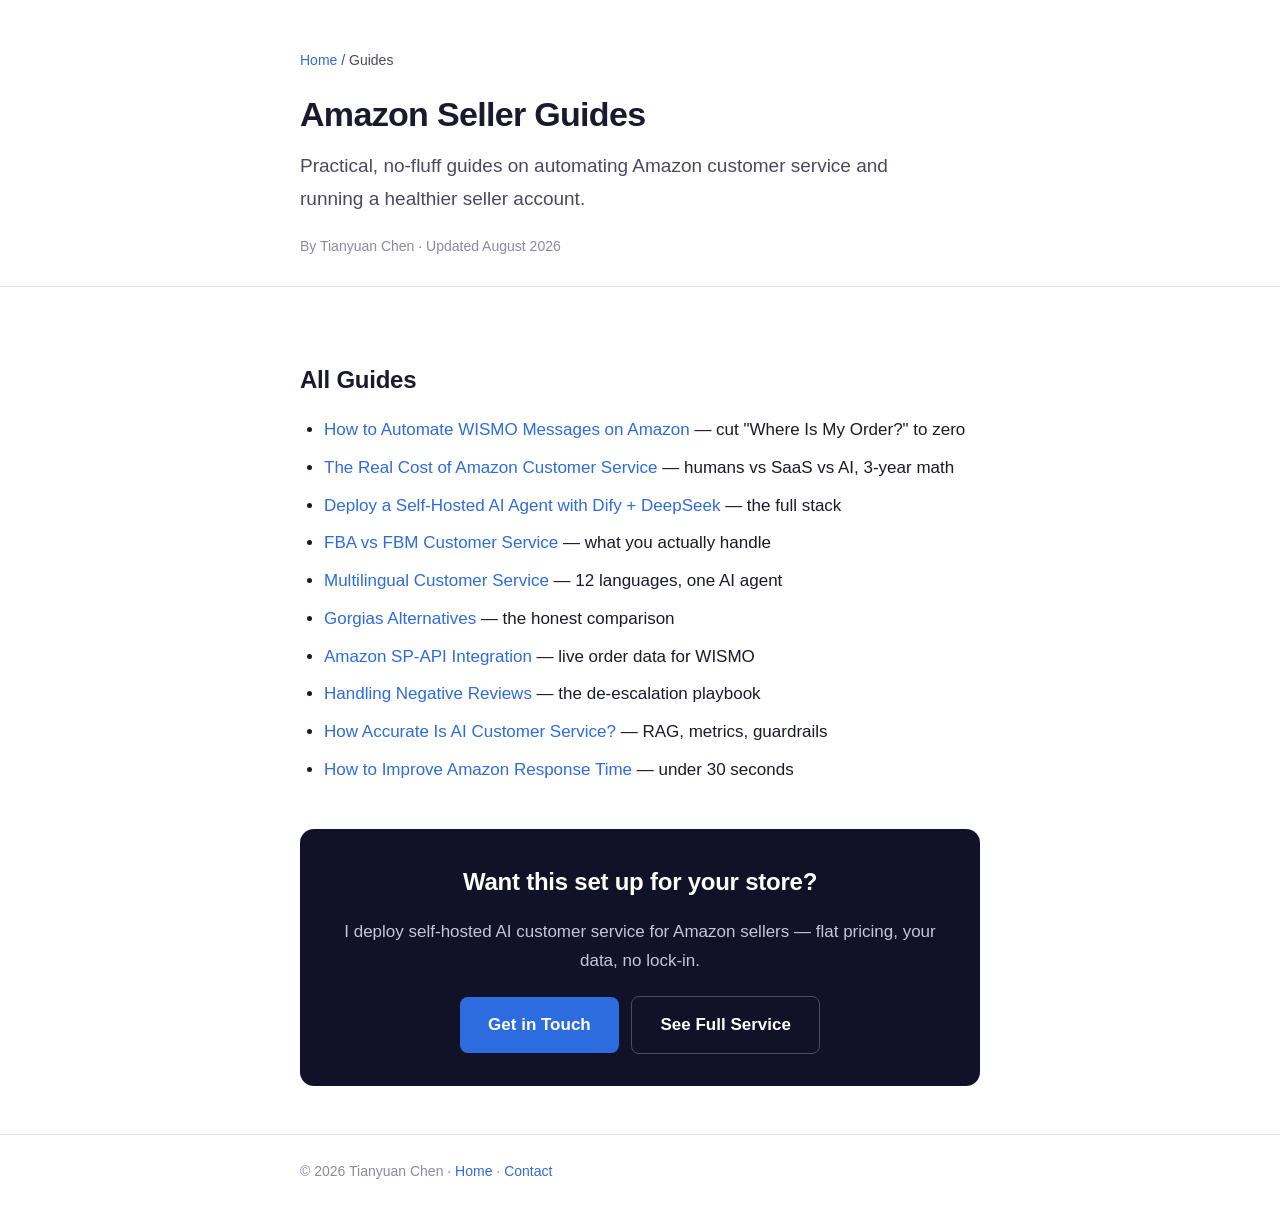
<file: guides/index.html>
<!DOCTYPE html>
<html lang="en">
<head>
  <meta charset="UTF-8">
  <meta name="viewport" content="width=device-width, initial-scale=1.0">
  <meta name="description" content="Guides for Amazon sellers on customer service automation: WISMO, costs, deployment, FBA vs FBM, multilingual support, SP-API, and more.">
  <meta name="robots" content="index, follow">
  <link rel="canonical" href="https://arthaschan.github.io/amazon/guides/index.html">
  <title>Amazon Seller Guides — Customer Service Automation | Tianyuan Chen</title>
  <link rel="icon" type="image/svg+xml" href="../images/logo.svg">
  <link rel="stylesheet" href="../css/article.css">
</head>
<body>

  <header class="article-header">
    <div class="wrap">
      <div class="breadcrumb"><a href="../index.html">Home</a> / Guides</div>
      <h1>Amazon Seller Guides</h1>
      <p class="lede">Practical, no-fluff guides on automating Amazon customer service and running a healthier seller account.</p>
      <p class="meta">By Tianyuan Chen · Updated August 2026</p>
    </div>
  </header>

  <article class="article-body">
    <div class="wrap">

      <h2>All Guides</h2>
      <ul>
        <li><a href="wisno-automation.html">How to Automate WISMO Messages on Amazon</a> — cut "Where Is My Order?" to zero</li>
        <li><a href="ai-customer-service-cost.html">The Real Cost of Amazon Customer Service</a> — humans vs SaaS vs AI, 3-year math</li>
        <li><a href="dify-deepseek-deployment.html">Deploy a Self-Hosted AI Agent with Dify + DeepSeek</a> — the full stack</li>
        <li><a href="fba-vs-fbm-customer-service.html">FBA vs FBM Customer Service</a> — what you actually handle</li>
        <li><a href="multilingual-customer-service.html">Multilingual Customer Service</a> — 12 languages, one AI agent</li>
        <li><a href="gorgias-alternatives.html">Gorgias Alternatives</a> — the honest comparison</li>
        <li><a href="amazon-sp-api-integration.html">Amazon SP-API Integration</a> — live order data for WISMO</li>
        <li><a href="negative-review-management.html">Handling Negative Reviews</a> — the de-escalation playbook</li>
        <li><a href="ai-customer-service-accuracy.html">How Accurate Is AI Customer Service?</a> — RAG, metrics, guardrails</li>
        <li><a href="amazon-response-time.html">How to Improve Amazon Response Time</a> — under 30 seconds</li>
      </ul>

      <div class="cta-box">
        <h2>Want this set up for your store?</h2>
        <p>I deploy self-hosted AI customer service for Amazon sellers — flat pricing, your data, no lock-in.</p>
        <a class="btn" href="mailto:arthas0506@gmail.com">Get in Touch</a>
        <a class="btn btn-ghost" href="../index.html">See Full Service</a>
      </div>

    </div>
  </article>

  <footer class="article-footer">
    <div class="wrap">
      <p>&copy; 2026 Tianyuan Chen · <a href="../index.html">Home</a> · <a href="mailto:arthas0506@gmail.com">Contact</a></p>
    </div>
  </footer>

</body>
</html>
</file>
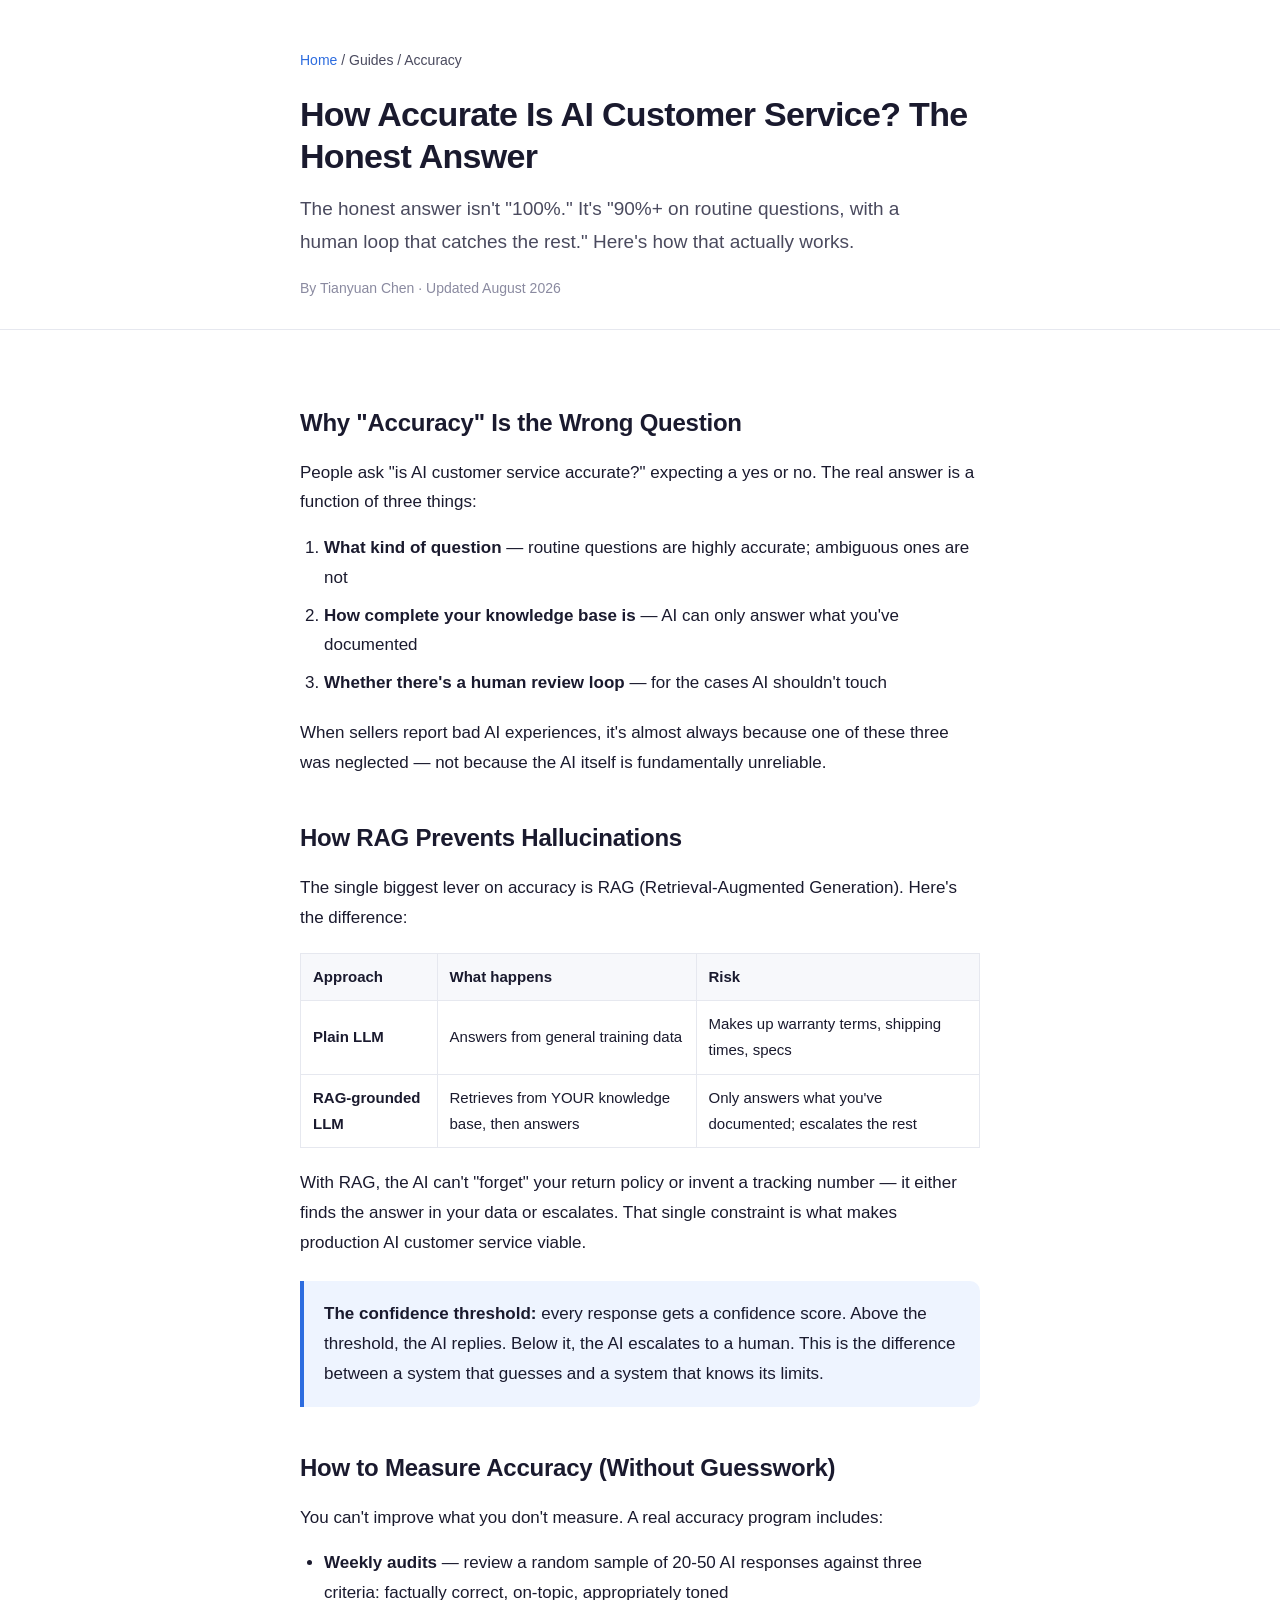
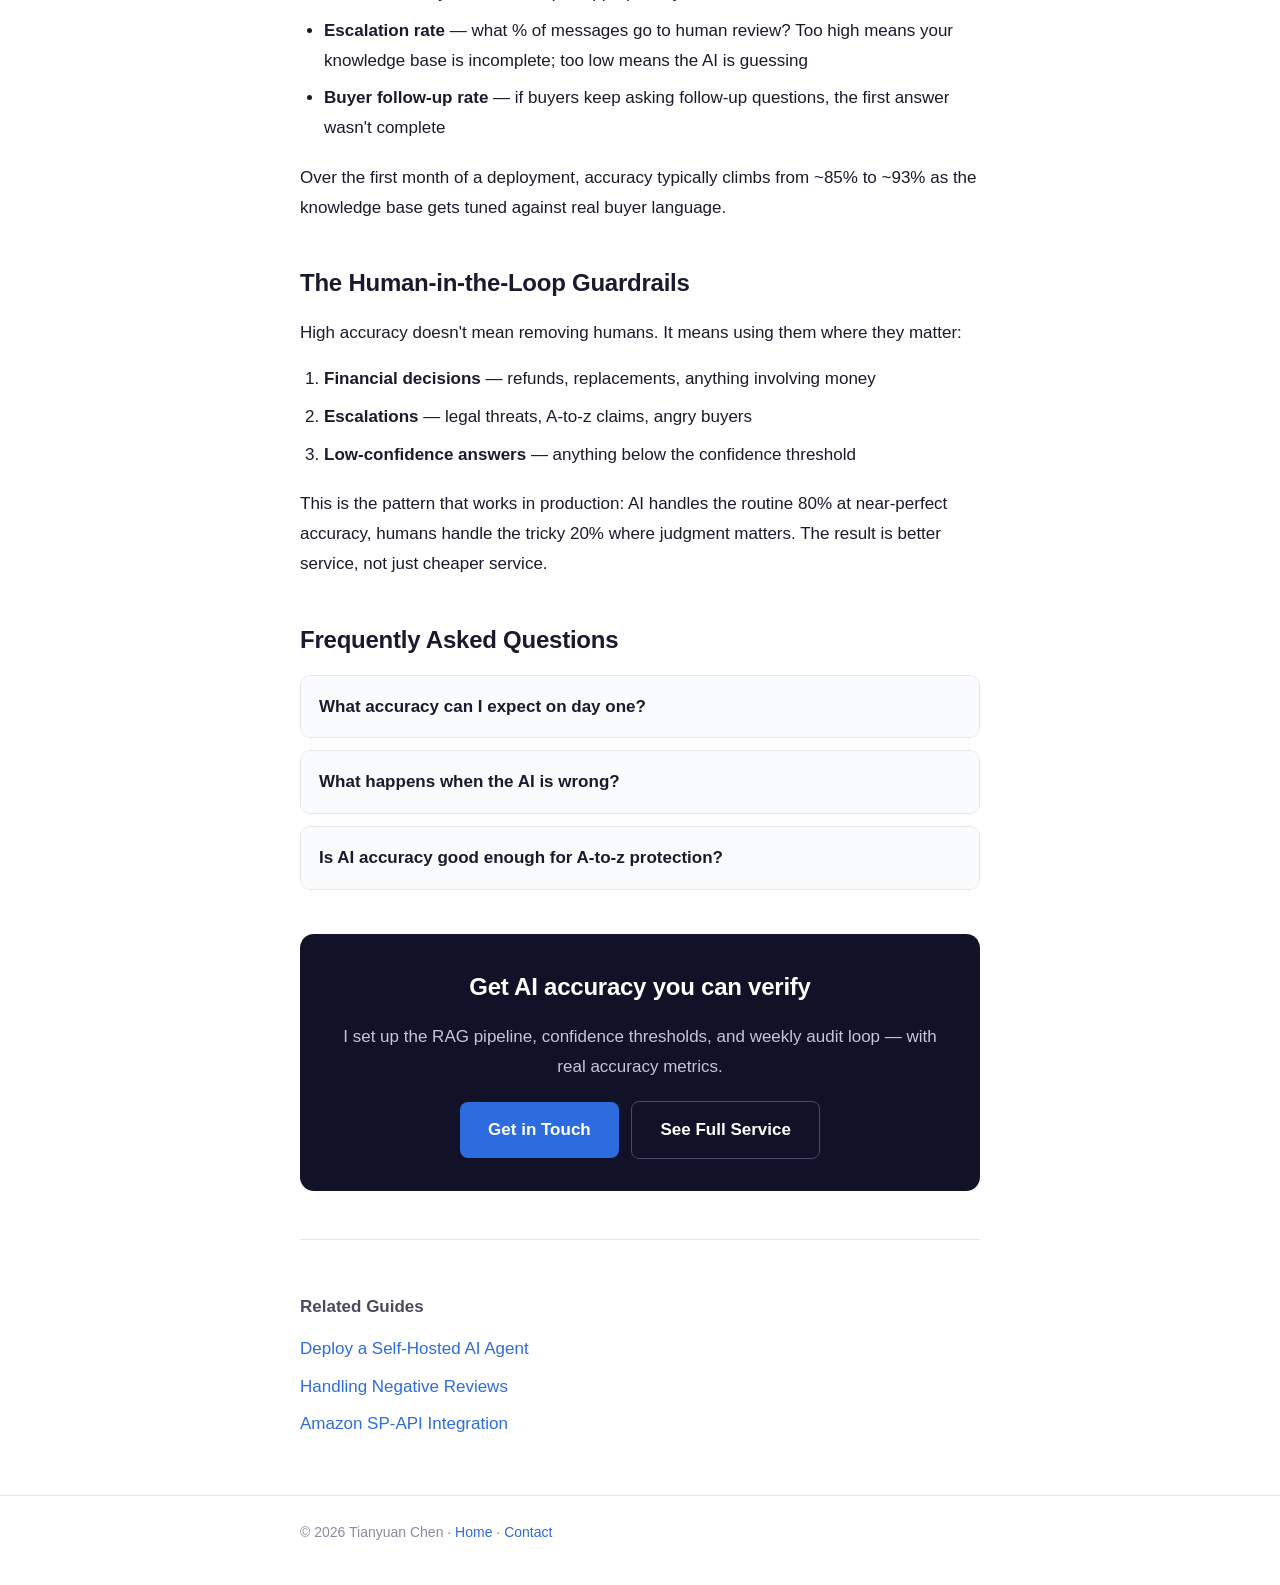
<file: guides/ai-customer-service-accuracy.html>
<!DOCTYPE html>
<html lang="en">
<head>
  <meta charset="UTF-8">
  <meta name="viewport" content="width=device-width, initial-scale=1.0">
  <meta name="description" content="How accurate is AI customer service? The honest answer: RAG-grounded AI hits 90%+ on routine questions, and here's how to measure, improve, and control accuracy.">
  <meta name="robots" content="index, follow">
  <link rel="canonical" href="https://arthaschan.github.io/amazon/guides/ai-customer-service-accuracy.html">
  <meta property="og:title" content="How Accurate Is AI Customer Service? The Honest Answer">
  <meta property="og:description" content="RAG-grounded AI hits 90%+ accuracy on routine questions. Here's how it works, how to measure it, and the human review loop that keeps it safe.">
  <meta property="og:type" content="article">
  <meta property="og:url" content="https://arthaschan.github.io/amazon/guides/ai-customer-service-accuracy.html">
  <title>How Accurate Is AI Customer Service? | RAG, Accuracy Metrics & Guardrails</title>
  <link rel="icon" type="image/svg+xml" href="../images/logo.svg">

  <script type="application/ld+json">
  {
    "@context": "https://schema.org",
    "@type": "Article",
    "headline": "How Accurate Is AI Customer Service? The Honest Answer",
    "description": "RAG-grounded AI customer service hits 90%+ accuracy on routine questions. How it works, how to measure accuracy, and the human review loop that keeps it safe.",
    "author": {"@type": "Person", "name": "Tianyuan Chen", "url": "https://arthaschan.github.io/amazon"},
    "datePublished": "2026-08-14",
    "dateModified": "2026-08-14",
    "mainEntityOfPage": "https://arthaschan.github.io/amazon/guides/ai-customer-service-accuracy.html"
  }
  </script>

  <script type="application/ld+json">
  {
    "@context": "https://schema.org",
    "@type": "FAQPage",
    "mainEntity": [
      {
        "@type": "Question",
        "name": "How accurate is AI customer service?",
        "acceptedAnswer": {"@type": "Answer", "text": "For routine questions (order status, product specs, return policy), RAG-grounded AI hits 90%+ accuracy. For complex or ambiguous cases, accuracy drops, which is why a human review loop is essential. Accuracy depends mostly on how complete the knowledge base is."}
      },
      {
        "@type": "Question",
        "name": "How do you prevent AI hallucinations in customer service?",
        "acceptedAnswer": {"@type": "Answer", "text": "Use RAG (Retrieval-Augmented Generation), which forces the AI to answer only from your knowledge base rather than its general training data. Combined with a confidence threshold — if the AI can't find a confident answer, it escalates to a human instead of guessing — hallucinations drop to near zero on routine questions."}
      },
      {
        "@type": "Question",
        "name": "How is AI customer service accuracy measured?",
        "acceptedAnswer": {"@type": "Answer", "text": "Accuracy is measured by reviewing a sample of AI responses against a human's judgment: was the answer factually correct, on-topic, and appropriately toned? Weekly audits of a random sample, plus tracking escalation rates and buyer follow-up rates, give a reliable accuracy picture over time."}
      }
    ]
  }
  </script>

  <link rel="stylesheet" href="../css/article.css">
</head>
<body>

  <header class="article-header">
    <div class="wrap">
      <div class="breadcrumb"><a href="../index.html">Home</a> / Guides / Accuracy</div>
      <h1>How Accurate Is AI Customer Service? The Honest Answer</h1>
      <p class="lede">The honest answer isn't "100%." It's "90%+ on routine questions, with a human loop that catches the rest." Here's how that actually works.</p>
      <p class="meta">By Tianyuan Chen · Updated August 2026</p>
    </div>
  </header>

  <article class="article-body">
    <div class="wrap">

      <h2>Why "Accuracy" Is the Wrong Question</h2>
      <p>People ask "is AI customer service accurate?" expecting a yes or no. The real answer is a function of three things:</p>
      <ol>
        <li><strong>What kind of question</strong> — routine questions are highly accurate; ambiguous ones are not</li>
        <li><strong>How complete your knowledge base is</strong> — AI can only answer what you've documented</li>
        <li><strong>Whether there's a human review loop</strong> — for the cases AI shouldn't touch</li>
      </ol>
      <p>When sellers report bad AI experiences, it's almost always because one of these three was neglected — not because the AI itself is fundamentally unreliable.</p>

      <h2>How RAG Prevents Hallucinations</h2>
      <p>The single biggest lever on accuracy is RAG (Retrieval-Augmented Generation). Here's the difference:</p>
      <table>
        <thead><tr><th>Approach</th><th>What happens</th><th>Risk</th></tr></thead>
        <tbody>
          <tr><td><strong>Plain LLM</strong></td><td>Answers from general training data</td><td>Makes up warranty terms, shipping times, specs</td></tr>
          <tr><td><strong>RAG-grounded LLM</strong></td><td>Retrieves from YOUR knowledge base, then answers</td><td>Only answers what you've documented; escalates the rest</td></tr>
        </tbody>
      </table>
      <p>With RAG, the AI can't "forget" your return policy or invent a tracking number — it either finds the answer in your data or escalates. That single constraint is what makes production AI customer service viable.</p>

      <div class="callout">
        <p><strong>The confidence threshold:</strong> every response gets a confidence score. Above the threshold, the AI replies. Below it, the AI escalates to a human. This is the difference between a system that guesses and a system that knows its limits.</p>
      </div>

      <h2>How to Measure Accuracy (Without Guesswork)</h2>
      <p>You can't improve what you don't measure. A real accuracy program includes:</p>
      <ul>
        <li><strong>Weekly audits</strong> — review a random sample of 20-50 AI responses against three criteria: factually correct, on-topic, appropriately toned</li>
        <li><strong>Escalation rate</strong> — what % of messages go to human review? Too high means your knowledge base is incomplete; too low means the AI is guessing</li>
        <li><strong>Buyer follow-up rate</strong> — if buyers keep asking follow-up questions, the first answer wasn't complete</li>
      </ul>
      <p>Over the first month of a deployment, accuracy typically climbs from ~85% to ~93% as the knowledge base gets tuned against real buyer language.</p>

      <h2>The Human-in-the-Loop Guardrails</h2>
      <p>High accuracy doesn't mean removing humans. It means using them where they matter:</p>
      <ol>
        <li><strong>Financial decisions</strong> — refunds, replacements, anything involving money</li>
        <li><strong>Escalations</strong> — legal threats, A-to-z claims, angry buyers</li>
        <li><strong>Low-confidence answers</strong> — anything below the confidence threshold</li>
      </ol>
      <p>This is the pattern that works in production: AI handles the routine 80% at near-perfect accuracy, humans handle the tricky 20% where judgment matters. The result is better service, not just cheaper service.</p>

      <h2>Frequently Asked Questions</h2>
      <details class="faq-item">
        <summary>What accuracy can I expect on day one?</summary>
        <p>Realistically, 85-90% on routine questions if your knowledge base is complete. Accuracy climbs to 93%+ over the first month as you tune the knowledge base against real buyer language. The improvement comes from seeing what buyers actually ask versus what you assumed they'd ask.</p>
      </details>
      <details class="faq-item">
        <summary>What happens when the AI is wrong?</summary>
        <p>Every response is logged. The weekly audit catches errors, and each corrected answer feeds back into the knowledge base so the same mistake doesn't repeat. For high-stakes cases, the AI escalates to a human before ever replying.</p>
      </details>
      <details class="faq-item">
        <summary>Is AI accuracy good enough for A-to-z protection?</summary>
        <p>Yes, if you have the guardrails. Because the AI answers from your documented policy and escalates anything financial or disputed to a human, it actually reduces A-to-z risk — fast, consistent, policy-compliant answers are less likely to escalate than slow or inconsistent human replies.</p>
      </details>

      <div class="cta-box">
        <h2>Get AI accuracy you can verify</h2>
        <p>I set up the RAG pipeline, confidence thresholds, and weekly audit loop — with real accuracy metrics.</p>
        <a class="btn" href="mailto:arthas0506@gmail.com">Get in Touch</a>
        <a class="btn btn-ghost" href="../index.html">See Full Service</a>
      </div>

      <div class="related">
        <h3>Related Guides</h3>
        <a href="dify-deepseek-deployment.html">Deploy a Self-Hosted AI Agent</a>
        <a href="negative-review-management.html">Handling Negative Reviews</a>
        <a href="amazon-sp-api-integration.html">Amazon SP-API Integration</a>
      </div>

    </div>
  </article>

  <footer class="article-footer">
    <div class="wrap">
      <p>&copy; 2026 Tianyuan Chen · <a href="../index.html">Home</a> · <a href="mailto:arthas0506@gmail.com">Contact</a></p>
    </div>
  </footer>

</body>
</html>
</file>
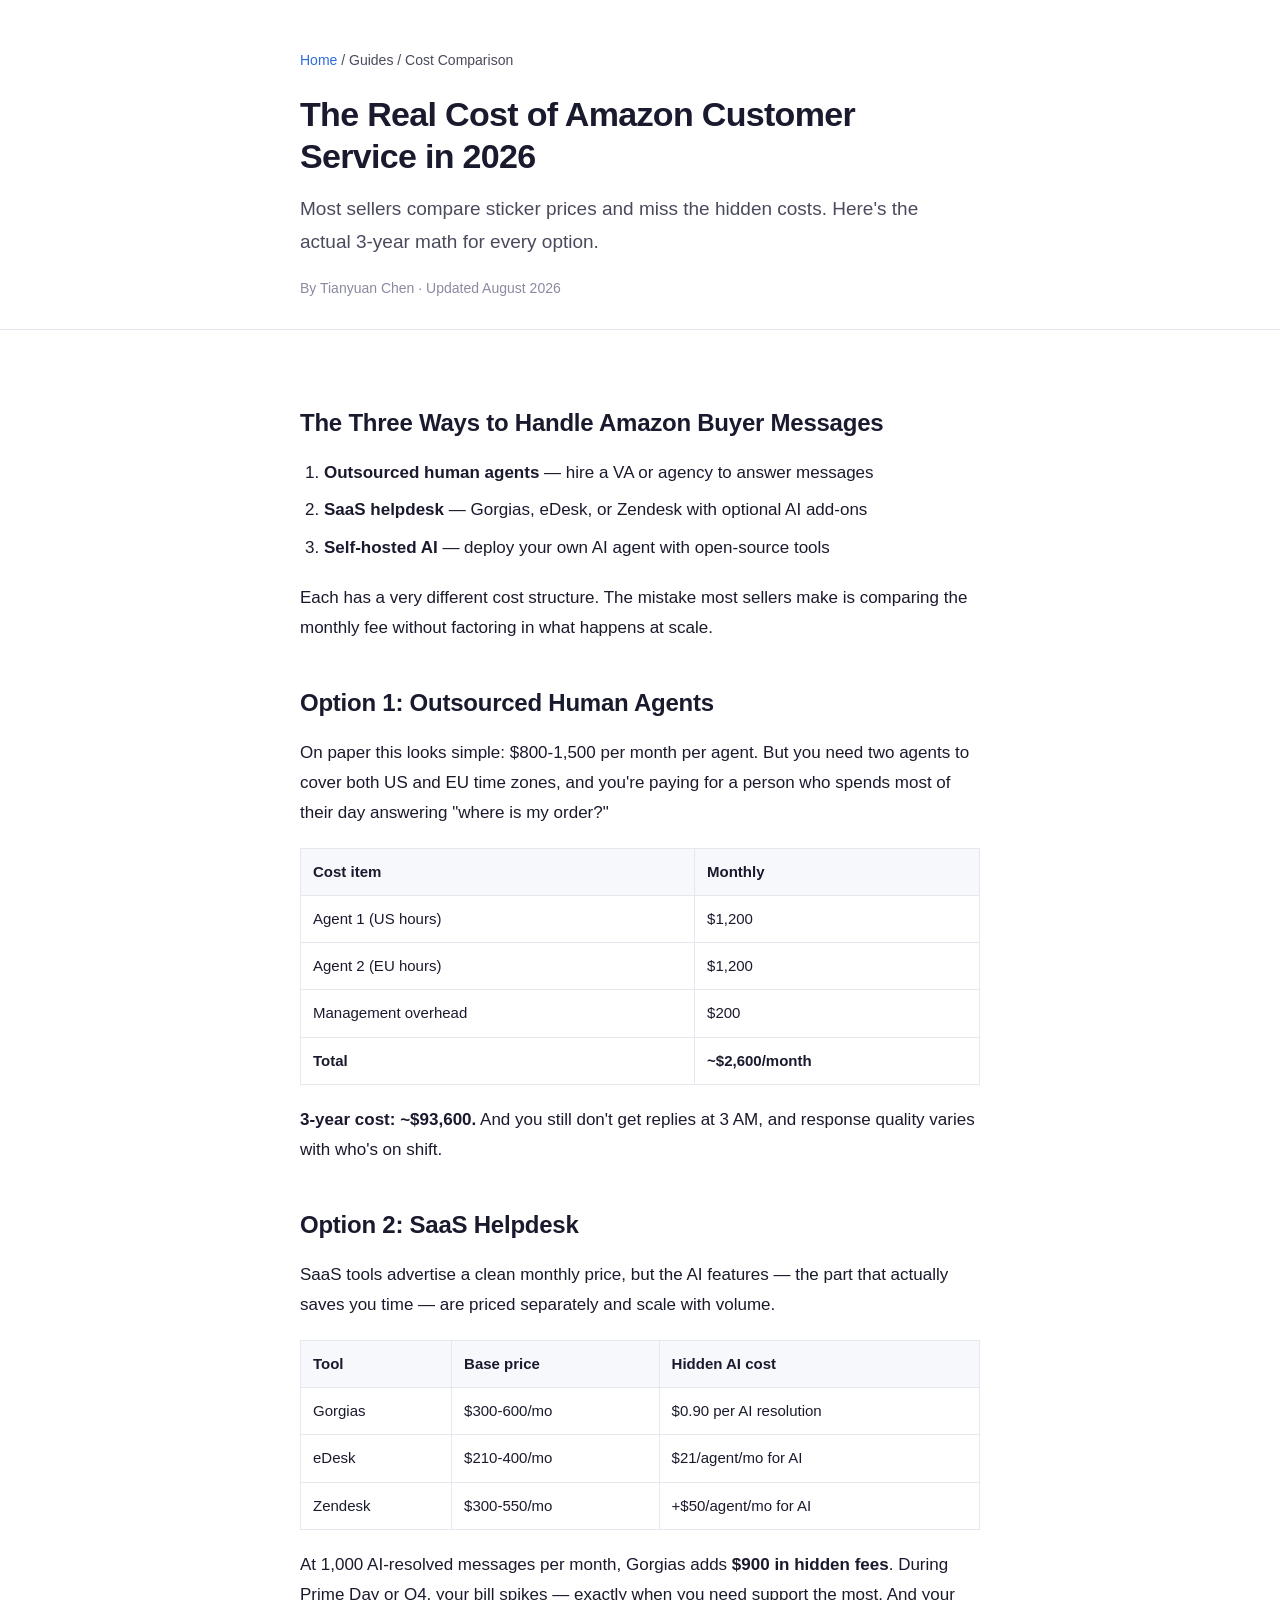
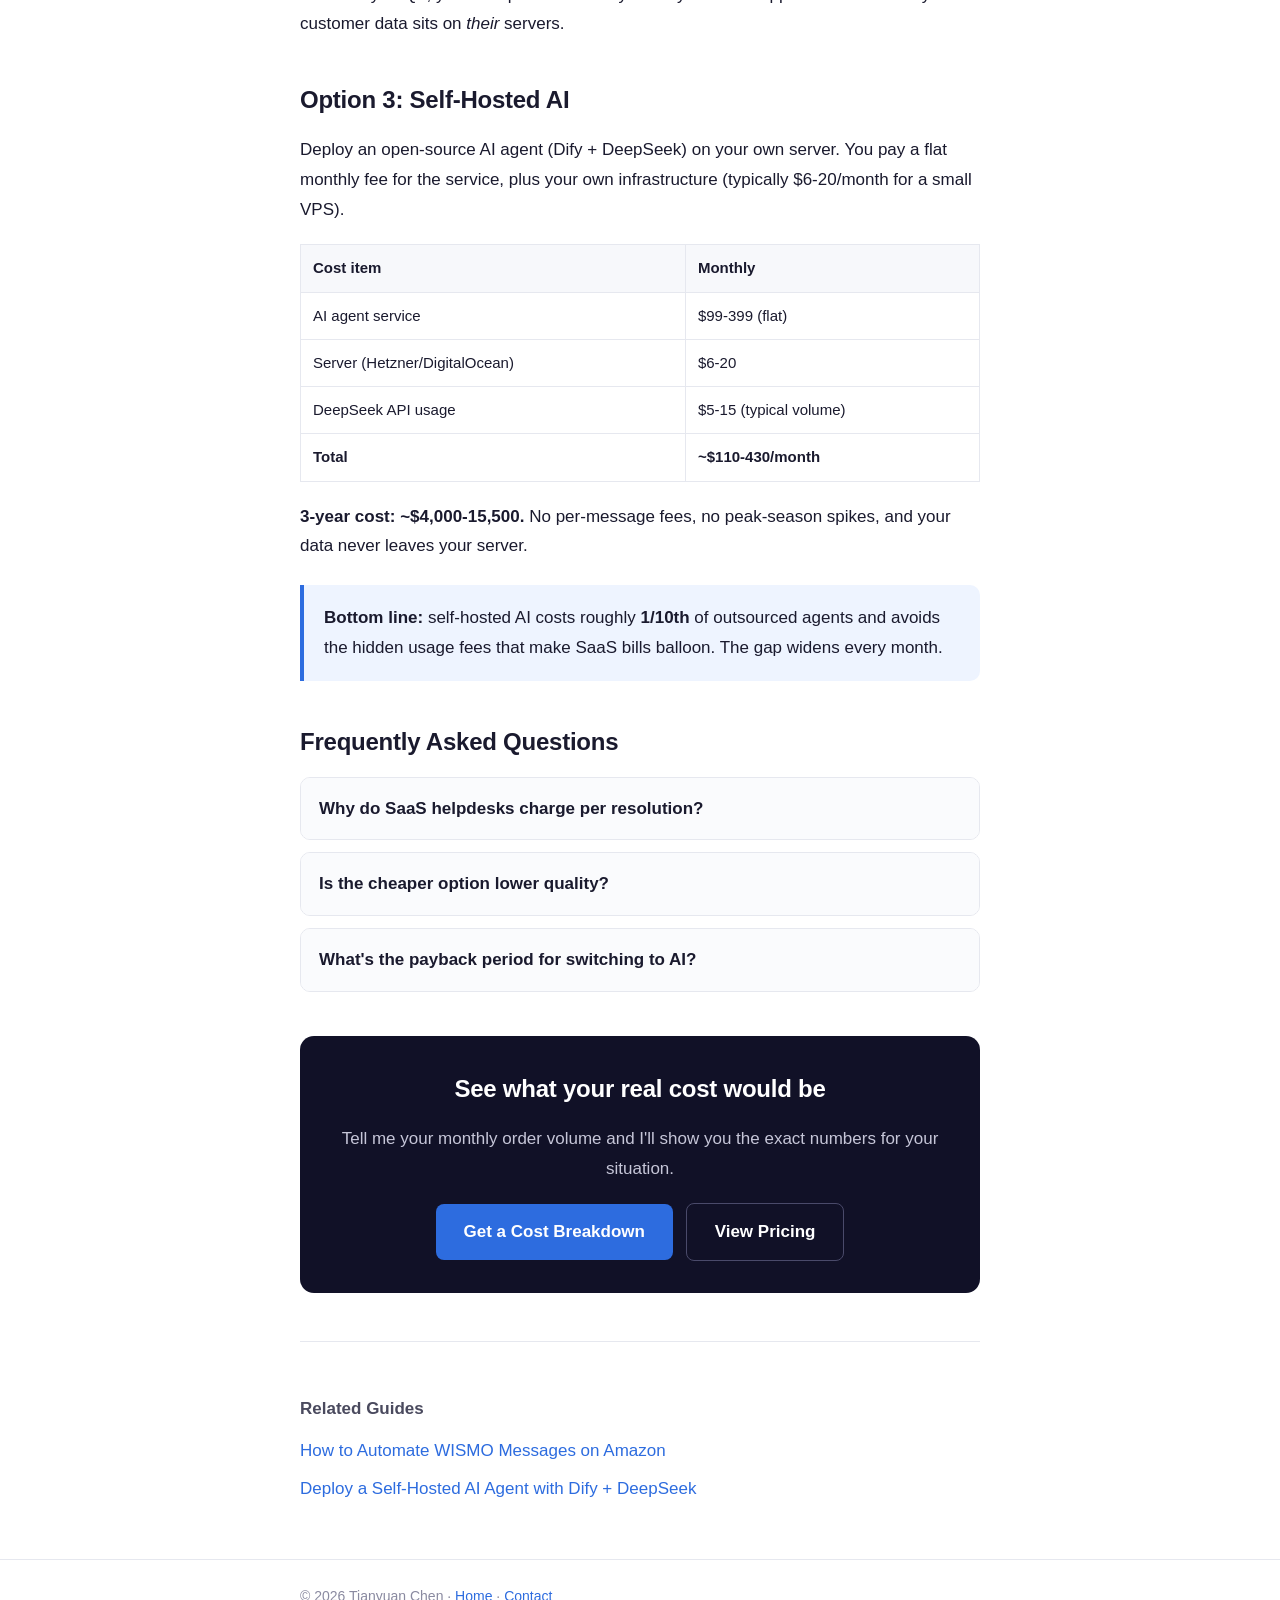
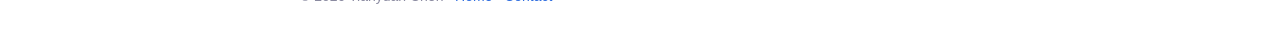
<file: guides/ai-customer-service-cost.html>
<!DOCTYPE html>
<html lang="en">
<head>
  <meta charset="UTF-8">
  <meta name="viewport" content="width=device-width, initial-scale=1.0">
  <meta name="description" content="The real cost of Amazon customer service in 2026: outsourced agents, SaaS tools, and self-hosted AI compared. See the 3-year total cost of ownership and why most sellers overpay.">
  <meta name="robots" content="index, follow">
  <link rel="canonical" href="https://arthaschan.github.io/amazon/guides/ai-customer-service-cost.html">
  <meta property="og:title" content="The Real Cost of Amazon Customer Service (Humans vs SaaS vs AI)">
  <meta property="og:description" content="Outsourced agents cost $1,500+/month. SaaS tools add per-seat and per-resolution fees. Self-hosted AI costs $99-399 flat. Here's the math.">
  <meta property="og:type" content="article">
  <meta property="og:url" content="https://arthaschan.github.io/amazon/guides/ai-customer-service-cost.html">
  <title>The Real Cost of Amazon Customer Service in 2026 | Humans vs SaaS vs AI</title>
  <link rel="icon" type="image/svg+xml" href="../images/logo.svg">

  <script type="application/ld+json">
  {
    "@context": "https://schema.org",
    "@type": "Article",
    "headline": "The Real Cost of Amazon Customer Service (Humans vs SaaS vs AI)",
    "description": "Compare the 3-year total cost of ownership for outsourced agents, SaaS helpdesks, and self-hosted AI customer service for Amazon sellers.",
    "author": {"@type": "Person", "name": "Tianyuan Chen", "url": "https://arthaschan.github.io/amazon"},
    "datePublished": "2026-08-14",
    "dateModified": "2026-08-14",
    "mainEntityOfPage": "https://arthaschan.github.io/amazon/guides/ai-customer-service-cost.html"
  }
  </script>

  <script type="application/ld+json">
  {
    "@context": "https://schema.org",
    "@type": "FAQPage",
    "mainEntity": [
      {
        "@type": "Question",
        "name": "How much does Amazon customer service cost per month?",
        "acceptedAnswer": {"@type": "Answer", "text": "Outsourced customer service agents cost $800-2,500 per month per person, and you usually need two to cover time zones. SaaS helpdesks like Gorgias or Zendesk cost $300-600 per month plus per-seat and per-resolution fees. A self-hosted AI agent costs $99-399 per month flat with no usage fees."}
      },
      {
        "@type": "Question",
        "name": "Is AI customer service cheaper than hiring agents?",
        "acceptedAnswer": {"@type": "Answer", "text": "Yes, significantly. A self-hosted AI agent costs $99-399 per month and works 24/7 in 12 languages. Two outsourced human agents covering two shifts cost $2,400-5,000 per month and only work 16 combined hours per day. AI typically cuts customer service labor costs by 90% or more."}
      },
      {
        "@type": "Question",
        "name": "What are the hidden costs of SaaS customer service tools?",
        "acceptedAnswer": {"@type": "Answer", "text": "SaaS helpdesks hide costs in per-seat fees, per-resolution charges for AI features, and usage-based pricing that spikes during peak seasons. Gorgias charges $0.90 per AI resolution, Zendesk adds $50+ per agent per month for AI. Over a year these hidden fees often double the advertised price."}
      }
    ]
  }
  </script>

  <link rel="stylesheet" href="../css/article.css">
</head>
<body>

  <header class="article-header">
    <div class="wrap">
      <div class="breadcrumb"><a href="../index.html">Home</a> / Guides / Cost Comparison</div>
      <h1>The Real Cost of Amazon Customer Service in 2026</h1>
      <p class="lede">Most sellers compare sticker prices and miss the hidden costs. Here's the actual 3-year math for every option.</p>
      <p class="meta">By Tianyuan Chen · Updated August 2026</p>
    </div>
  </header>

  <article class="article-body">
    <div class="wrap">

      <h2>The Three Ways to Handle Amazon Buyer Messages</h2>
      <ol>
        <li><strong>Outsourced human agents</strong> — hire a VA or agency to answer messages</li>
        <li><strong>SaaS helpdesk</strong> — Gorgias, eDesk, or Zendesk with optional AI add-ons</li>
        <li><strong>Self-hosted AI</strong> — deploy your own AI agent with open-source tools</li>
      </ol>
      <p>Each has a very different cost structure. The mistake most sellers make is comparing the monthly fee without factoring in what happens at scale.</p>

      <h2>Option 1: Outsourced Human Agents</h2>
      <p>On paper this looks simple: $800-1,500 per month per agent. But you need two agents to cover both US and EU time zones, and you're paying for a person who spends most of their day answering "where is my order?"</p>
      <table>
        <thead><tr><th>Cost item</th><th>Monthly</th></tr></thead>
        <tbody>
          <tr><td>Agent 1 (US hours)</td><td>$1,200</td></tr>
          <tr><td>Agent 2 (EU hours)</td><td>$1,200</td></tr>
          <tr><td>Management overhead</td><td>$200</td></tr>
          <tr><td><strong>Total</strong></td><td><strong>~$2,600/month</strong></td></tr>
        </tbody>
      </table>
      <p><strong>3-year cost: ~$93,600.</strong> And you still don't get replies at 3 AM, and response quality varies with who's on shift.</p>

      <h2>Option 2: SaaS Helpdesk</h2>
      <p>SaaS tools advertise a clean monthly price, but the AI features — the part that actually saves you time — are priced separately and scale with volume.</p>
      <table>
        <thead><tr><th>Tool</th><th>Base price</th><th>Hidden AI cost</th></tr></thead>
        <tbody>
          <tr><td>Gorgias</td><td>$300-600/mo</td><td>$0.90 per AI resolution</td></tr>
          <tr><td>eDesk</td><td>$210-400/mo</td><td>$21/agent/mo for AI</td></tr>
          <tr><td>Zendesk</td><td>$300-550/mo</td><td>+$50/agent/mo for AI</td></tr>
        </tbody>
      </table>
      <p>At 1,000 AI-resolved messages per month, Gorgias adds <strong>$900 in hidden fees</strong>. During Prime Day or Q4, your bill spikes — exactly when you need support the most. And your customer data sits on <em>their</em> servers.</p>

      <h2>Option 3: Self-Hosted AI</h2>
      <p>Deploy an open-source AI agent (Dify + DeepSeek) on your own server. You pay a flat monthly fee for the service, plus your own infrastructure (typically $6-20/month for a small VPS).</p>
      <table>
        <thead><tr><th>Cost item</th><th>Monthly</th></tr></thead>
        <tbody>
          <tr><td>AI agent service</td><td>$99-399 (flat)</td></tr>
          <tr><td>Server (Hetzner/DigitalOcean)</td><td>$6-20</td></tr>
          <tr><td>DeepSeek API usage</td><td>$5-15 (typical volume)</td></tr>
          <tr><td><strong>Total</strong></td><td><strong>~$110-430/month</strong></td></tr>
        </tbody>
      </table>
      <p><strong>3-year cost: ~$4,000-15,500.</strong> No per-message fees, no peak-season spikes, and your data never leaves your server.</p>

      <div class="callout">
        <p><strong>Bottom line:</strong> self-hosted AI costs roughly <strong>1/10th</strong> of outsourced agents and avoids the hidden usage fees that make SaaS bills balloon. The gap widens every month.</p>
      </div>

      <h2>Frequently Asked Questions</h2>
      <details class="faq-item">
        <summary>Why do SaaS helpdesks charge per resolution?</summary>
        <p>Because their AI runs on their cloud infrastructure, and every AI call costs them money. They pass that cost to you as a per-resolution or per-message fee. A self-hosted AI runs on your server, so the only variable cost is the LLM API usage — which, with DeepSeek, is a few cents per hundred messages.</p>
      </details>
      <details class="faq-item">
        <summary>Is the cheaper option lower quality?</summary>
        <p>No. Self-hosted AI uses the same underlying technology as SaaS AI (LLMs + RAG), but you own the code and data. In fact, because it's grounded in your specific product data, accuracy is often higher than a generic SaaS model.</p>
      </details>
      <details class="faq-item">
        <summary>What's the payback period for switching to AI?</summary>
        <p>Typically 1-2 months. If you're spending $2,600/month on two agents and switch to a $199/month AI plan, you save ~$2,400 in the first month alone — far more than the one-time setup fee.</p>
      </details>

      <div class="cta-box">
        <h2>See what your real cost would be</h2>
        <p>Tell me your monthly order volume and I'll show you the exact numbers for your situation.</p>
        <a class="btn" href="mailto:arthas0506@gmail.com">Get a Cost Breakdown</a>
        <a class="btn btn-ghost" href="../index.html#pricing">View Pricing</a>
      </div>

      <div class="related">
        <h3>Related Guides</h3>
        <a href="wisno-automation.html">How to Automate WISMO Messages on Amazon</a>
        <a href="dify-deepseek-deployment.html">Deploy a Self-Hosted AI Agent with Dify + DeepSeek</a>
      </div>

    </div>
  </article>

  <footer class="article-footer">
    <div class="wrap">
      <p>&copy; 2026 Tianyuan Chen · <a href="../index.html">Home</a> · <a href="mailto:arthas0506@gmail.com">Contact</a></p>
    </div>
  </footer>

</body>
</html>
</file>
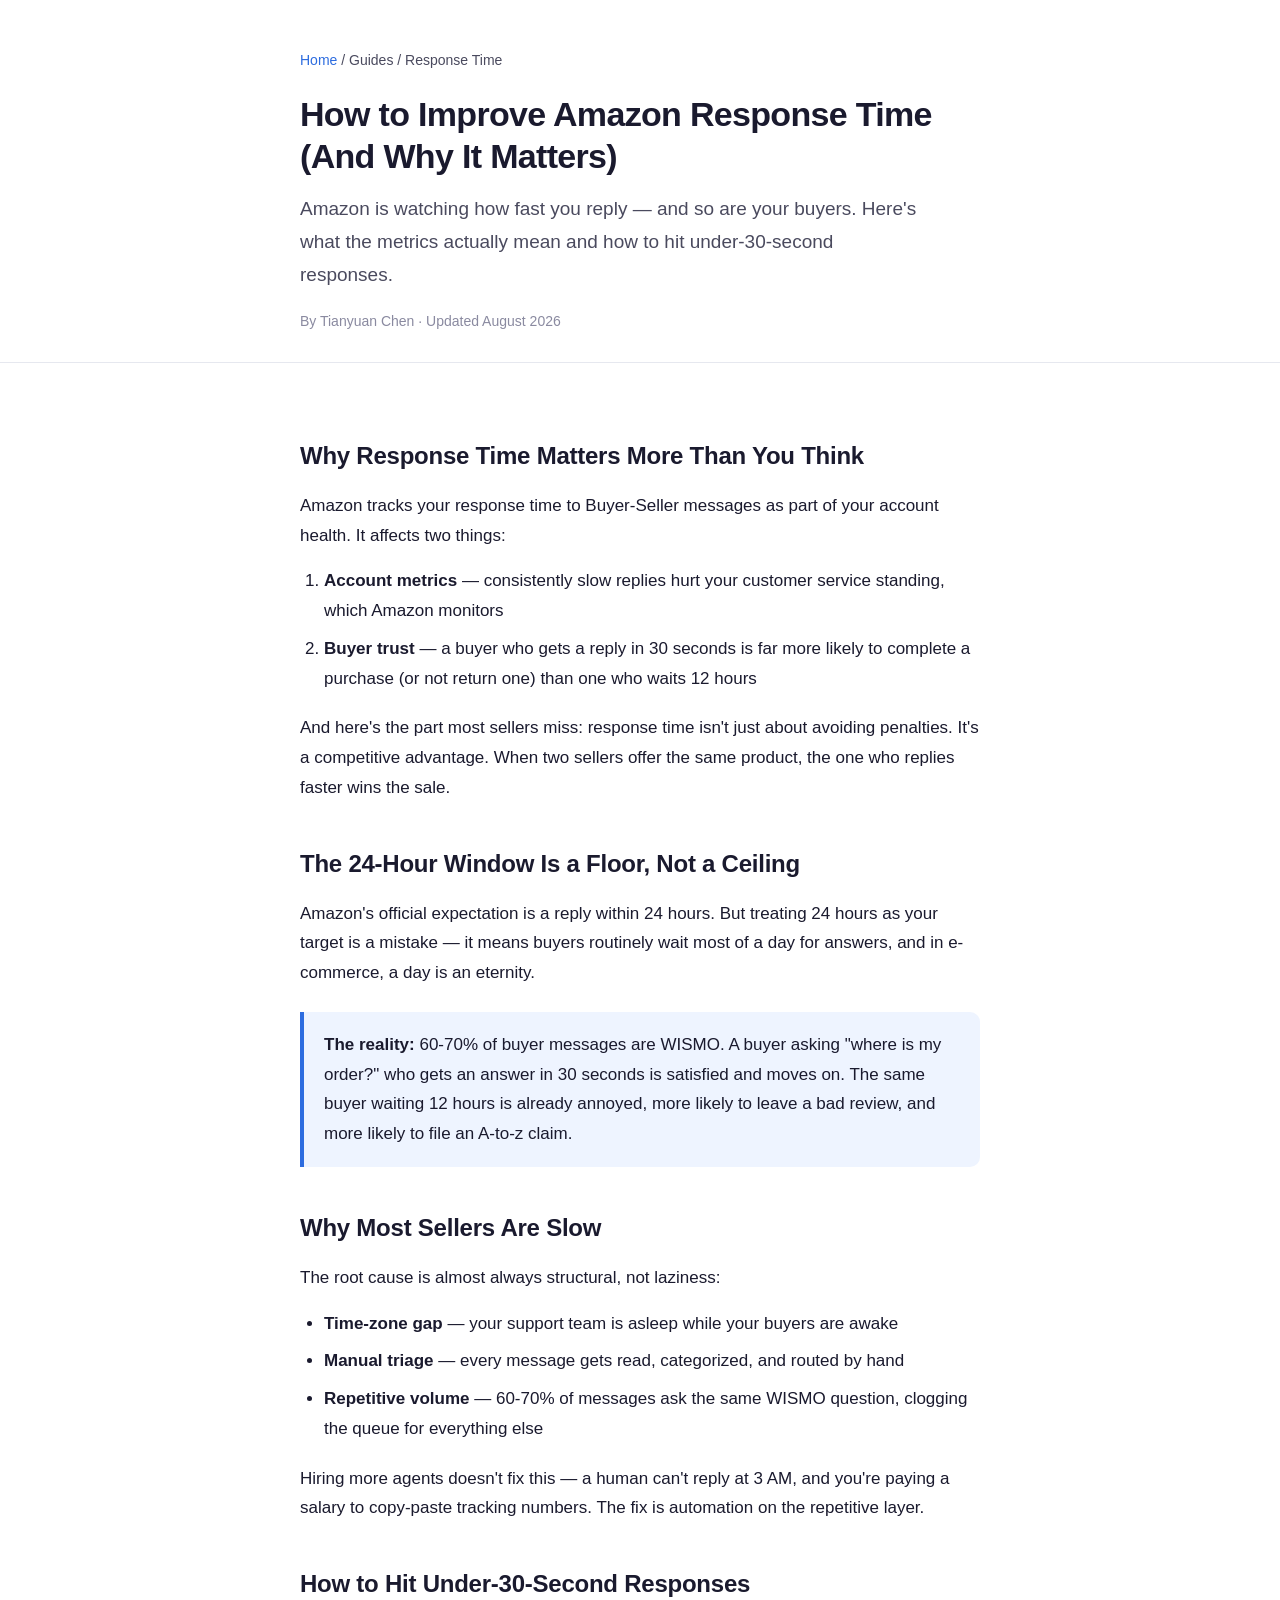
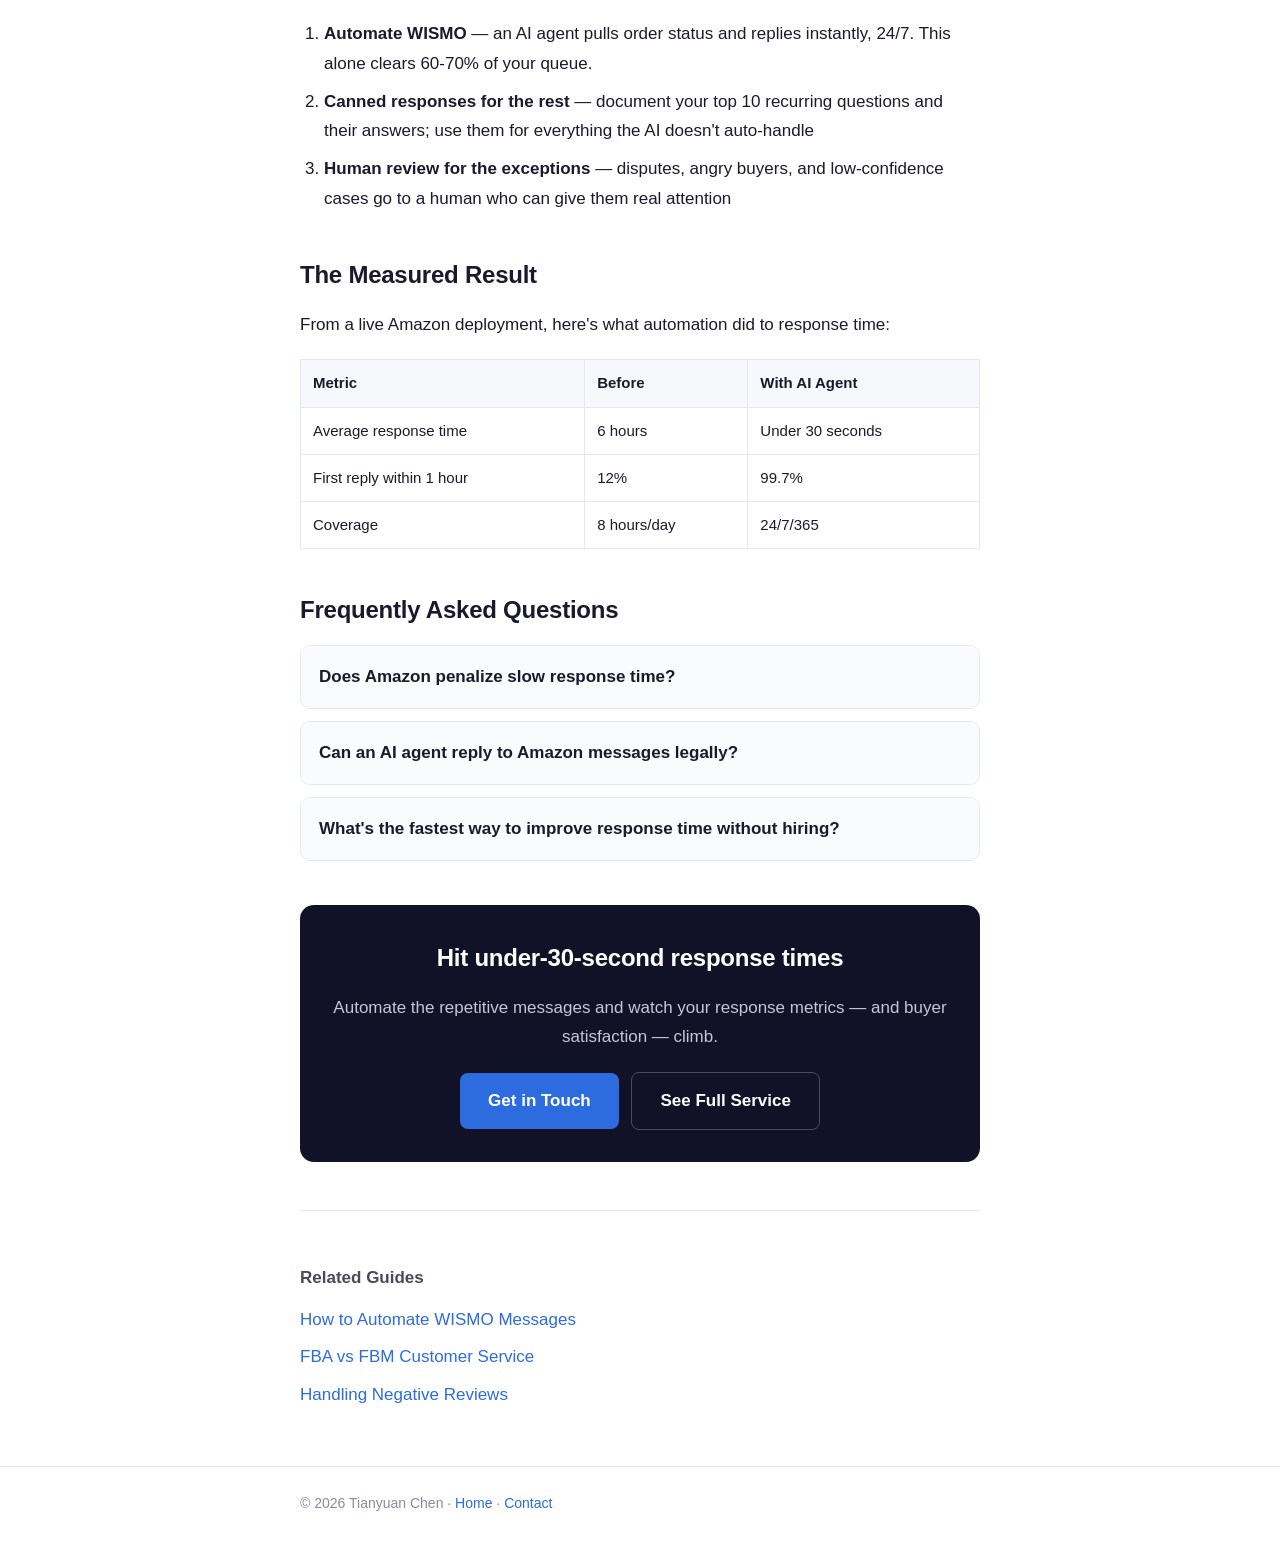
<file: guides/amazon-response-time.html>
<!DOCTYPE html>
<html lang="en">
<head>
  <meta charset="UTF-8">
  <meta name="viewport" content="width=device-width, initial-scale=1.0">
  <meta name="description" content="Amazon response time matters for seller metrics and buyer satisfaction. Learn what Amazon expects, why slow replies hurt you, and how to hit under-30-second response times.">
  <meta name="robots" content="index, follow">
  <link rel="canonical" href="https://arthaschan.github.io/amazon/guides/amazon-response-time.html">
  <meta property="og:title" content="How to Improve Amazon Response Time (And Why It Matters)">
  <meta property="og:description" content="Amazon tracks how fast you reply to buyer messages, and slow responses hurt your metrics. Here's how to hit under-30-second response times.">
  <meta property="og:type" content="article">
  <meta property="og:url" content="https://arthaschan.github.io/amazon/guides/amazon-response-time.html">
  <title>How to Improve Amazon Response Time | Seller Metrics Guide</title>
  <link rel="icon" type="image/svg+xml" href="../images/logo.svg">

  <script type="application/ld+json">
  {
    "@context": "https://schema.org",
    "@type": "Article",
    "headline": "How to Improve Amazon Response Time (And Why It Matters)",
    "description": "Amazon tracks seller response time to buyer messages. Slow replies hurt your metrics and buyer satisfaction. Here's how to hit under-30-second response times.",
    "author": {"@type": "Person", "name": "Tianyuan Chen", "url": "https://arthaschan.github.io/amazon"},
    "datePublished": "2026-08-14",
    "dateModified": "2026-08-14",
    "mainEntityOfPage": "https://arthaschan.github.io/amazon/guides/amazon-response-time.html"
  }
  </script>

  <script type="application/ld+json">
  {
    "@context": "https://schema.org",
    "@type": "FAQPage",
    "mainEntity": [
      {
        "@type": "Question",
        "name": "What is a good Amazon response time?",
        "acceptedAnswer": {"@type": "Answer", "text": "Amazon expects sellers to reply to buyer messages within 24 hours, and faster is always better for metrics and buyer satisfaction. Top-performing sellers reply within a few hours, and AI-assisted sellers hit under 30 seconds — which also improves conversion because buyers trust responsive stores."}
      },
      {
        "@type": "Question",
        "name": "Does Amazon track seller response time?",
        "acceptedAnswer": {"@type": "Answer", "text": "Yes. Amazon tracks how quickly you respond to Buyer-Seller messages as part of your account health and customer service performance. Slow response times hurt your metrics and can affect your standing, especially if you consistently miss the 24-hour window."}
      },
      {
        "@type": "Question",
        "name": "How do I reply to Amazon buyer messages faster?",
        "acceptedAnswer": {"@type": "Answer", "text": "Three ways: use canned responses for common questions, delegate to a VA or agent covering your time zone gaps, or deploy an AI agent that auto-replies to routine messages (WISMO, product questions) in under 30 seconds, 24/7, so you never miss the 24-hour window."}
      }
    ]
  }
  </script>

  <link rel="stylesheet" href="../css/article.css">
</head>
<body>

  <header class="article-header">
    <div class="wrap">
      <div class="breadcrumb"><a href="../index.html">Home</a> / Guides / Response Time</div>
      <h1>How to Improve Amazon Response Time (And Why It Matters)</h1>
      <p class="lede">Amazon is watching how fast you reply — and so are your buyers. Here's what the metrics actually mean and how to hit under-30-second responses.</p>
      <p class="meta">By Tianyuan Chen · Updated August 2026</p>
    </div>
  </header>

  <article class="article-body">
    <div class="wrap">

      <h2>Why Response Time Matters More Than You Think</h2>
      <p>Amazon tracks your response time to Buyer-Seller messages as part of your account health. It affects two things:</p>
      <ol>
        <li><strong>Account metrics</strong> — consistently slow replies hurt your customer service standing, which Amazon monitors</li>
        <li><strong>Buyer trust</strong> — a buyer who gets a reply in 30 seconds is far more likely to complete a purchase (or not return one) than one who waits 12 hours</li>
      </ol>
      <p>And here's the part most sellers miss: response time isn't just about avoiding penalties. It's a competitive advantage. When two sellers offer the same product, the one who replies faster wins the sale.</p>

      <h2>The 24-Hour Window Is a Floor, Not a Ceiling</h2>
      <p>Amazon's official expectation is a reply within 24 hours. But treating 24 hours as your target is a mistake — it means buyers routinely wait most of a day for answers, and in e-commerce, a day is an eternity.</p>
      <div class="callout">
        <p><strong>The reality:</strong> 60-70% of buyer messages are WISMO. A buyer asking "where is my order?" who gets an answer in 30 seconds is satisfied and moves on. The same buyer waiting 12 hours is already annoyed, more likely to leave a bad review, and more likely to file an A-to-z claim.</p>
      </div>

      <h2>Why Most Sellers Are Slow</h2>
      <p>The root cause is almost always structural, not laziness:</p>
      <ul>
        <li><strong>Time-zone gap</strong> — your support team is asleep while your buyers are awake</li>
        <li><strong>Manual triage</strong> — every message gets read, categorized, and routed by hand</li>
        <li><strong>Repetitive volume</strong> — 60-70% of messages ask the same WISMO question, clogging the queue for everything else</li>
      </ul>
      <p>Hiring more agents doesn't fix this — a human can't reply at 3 AM, and you're paying a salary to copy-paste tracking numbers. The fix is automation on the repetitive layer.</p>

      <h2>How to Hit Under-30-Second Responses</h2>
      <ol>
        <li><strong>Automate WISMO</strong> — an AI agent pulls order status and replies instantly, 24/7. This alone clears 60-70% of your queue.</li>
        <li><strong>Canned responses for the rest</strong> — document your top 10 recurring questions and their answers; use them for everything the AI doesn't auto-handle</li>
        <li><strong>Human review for the exceptions</strong> — disputes, angry buyers, and low-confidence cases go to a human who can give them real attention</li>
      </ol>

      <h2>The Measured Result</h2>
      <p>From a live Amazon deployment, here's what automation did to response time:</p>
      <table>
        <thead><tr><th>Metric</th><th>Before</th><th>With AI Agent</th></tr></thead>
        <tbody>
          <tr><td>Average response time</td><td>6 hours</td><td>Under 30 seconds</td></tr>
          <tr><td>First reply within 1 hour</td><td>12%</td><td>99.7%</td></tr>
          <tr><td>Coverage</td><td>8 hours/day</td><td>24/7/365</td></tr>
        </tbody>
      </table>

      <h2>Frequently Asked Questions</h2>
      <details class="faq-item">
        <summary>Does Amazon penalize slow response time?</summary>
        <p>Amazon doesn't issue an automatic penalty for a single slow reply, but consistently missing the 24-hour window hurts your customer service metrics and account health. Buyers can also report unresponsive sellers, which escalates into a real problem. Fast response is the cheapest insurance you can buy.</p>
      </details>
      <details class="faq-item">
        <summary>Can an AI agent reply to Amazon messages legally?</summary>
        <p>Yes. An AI agent is an assistive tool that helps you reply to Buyer-Seller messages faster — the same category as canned responses or a CRM. You remain responsible for replies, just as you would be with a human employee.</p>
      </details>
      <details class="faq-item">
        <summary>What's the fastest way to improve response time without hiring?</summary>
        <p>Automate the repetitive layer. An AI agent that handles WISMO and product questions in under 30 seconds clears 60-70% of your queue instantly, freeing up whatever time you (or your team) have for the messages that actually need a human.</p>
      </details>

      <div class="cta-box">
        <h2>Hit under-30-second response times</h2>
        <p>Automate the repetitive messages and watch your response metrics — and buyer satisfaction — climb.</p>
        <a class="btn" href="mailto:arthas0506@gmail.com">Get in Touch</a>
        <a class="btn btn-ghost" href="../index.html">See Full Service</a>
      </div>

      <div class="related">
        <h3>Related Guides</h3>
        <a href="wisno-automation.html">How to Automate WISMO Messages</a>
        <a href="fba-vs-fbm-customer-service.html">FBA vs FBM Customer Service</a>
        <a href="negative-review-management.html">Handling Negative Reviews</a>
      </div>

    </div>
  </article>

  <footer class="article-footer">
    <div class="wrap">
      <p>&copy; 2026 Tianyuan Chen · <a href="../index.html">Home</a> · <a href="mailto:arthas0506@gmail.com">Contact</a></p>
    </div>
  </footer>

</body>
</html>
</file>
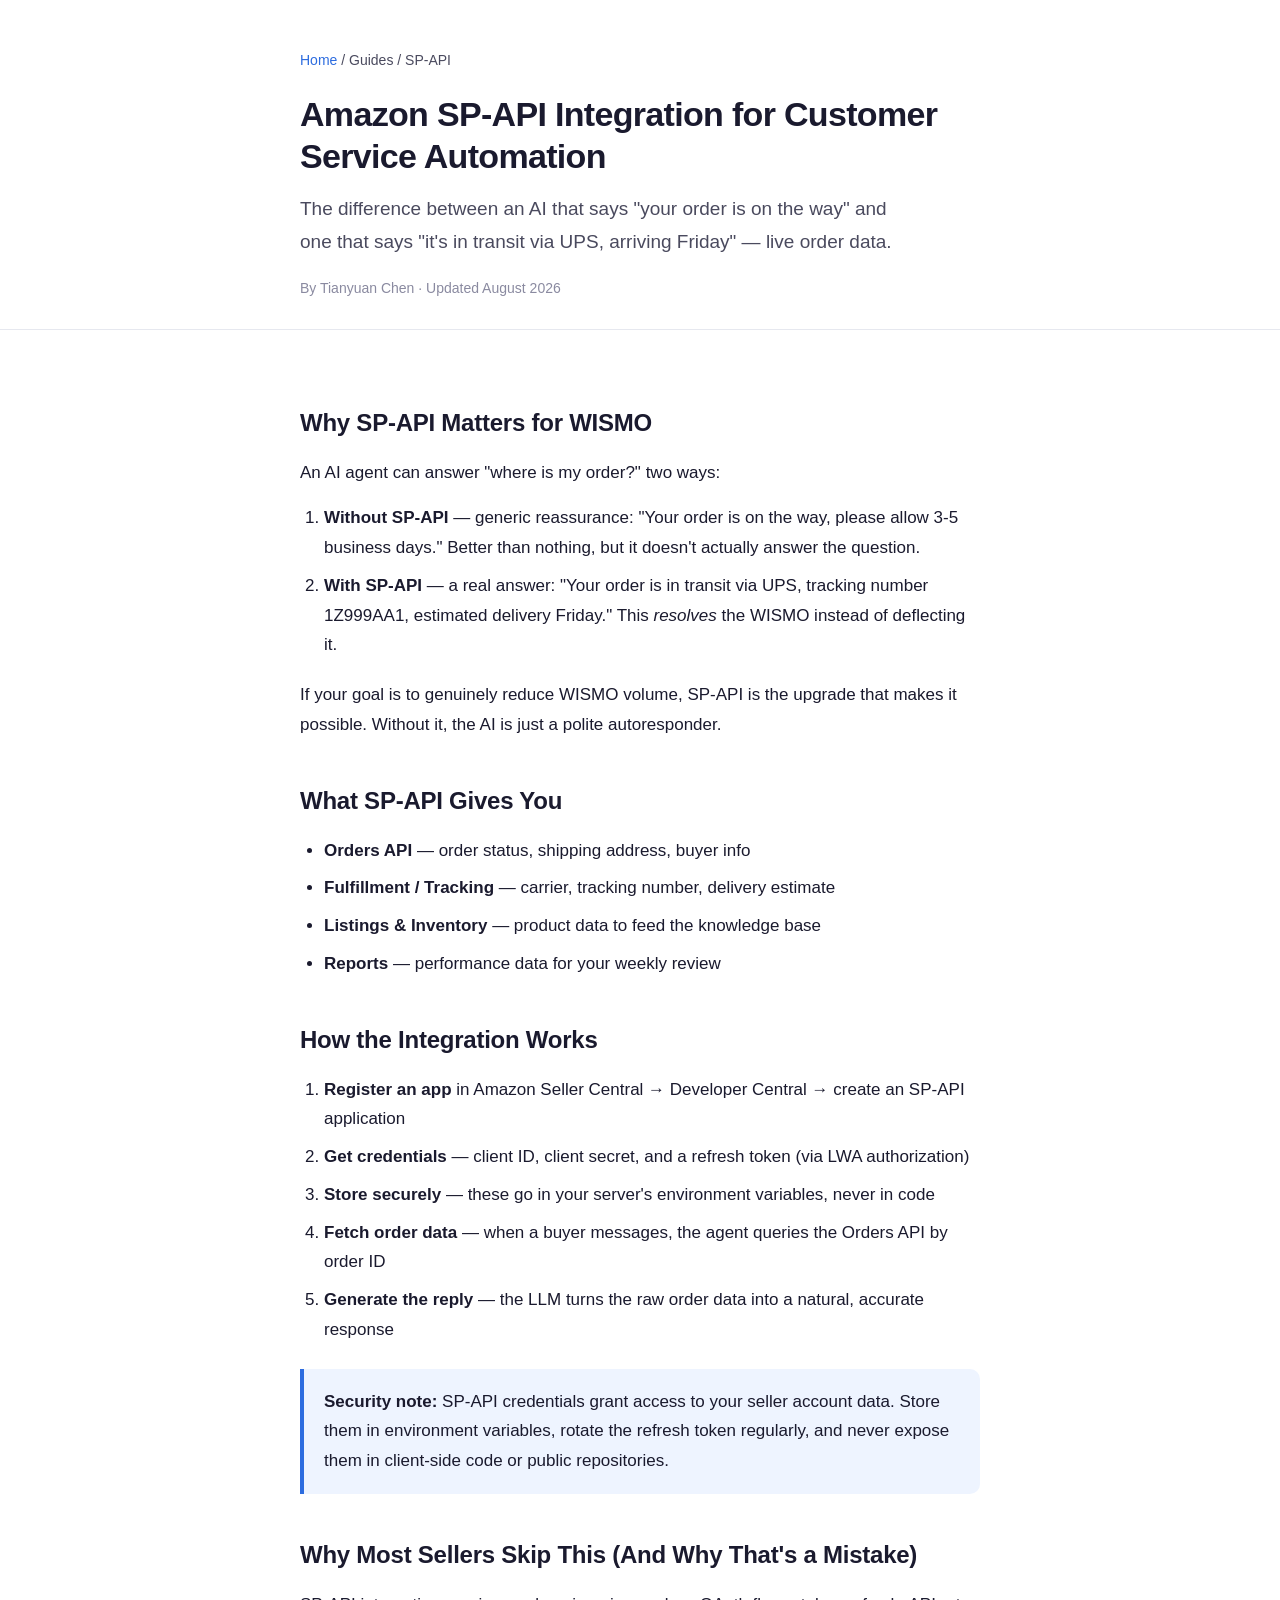
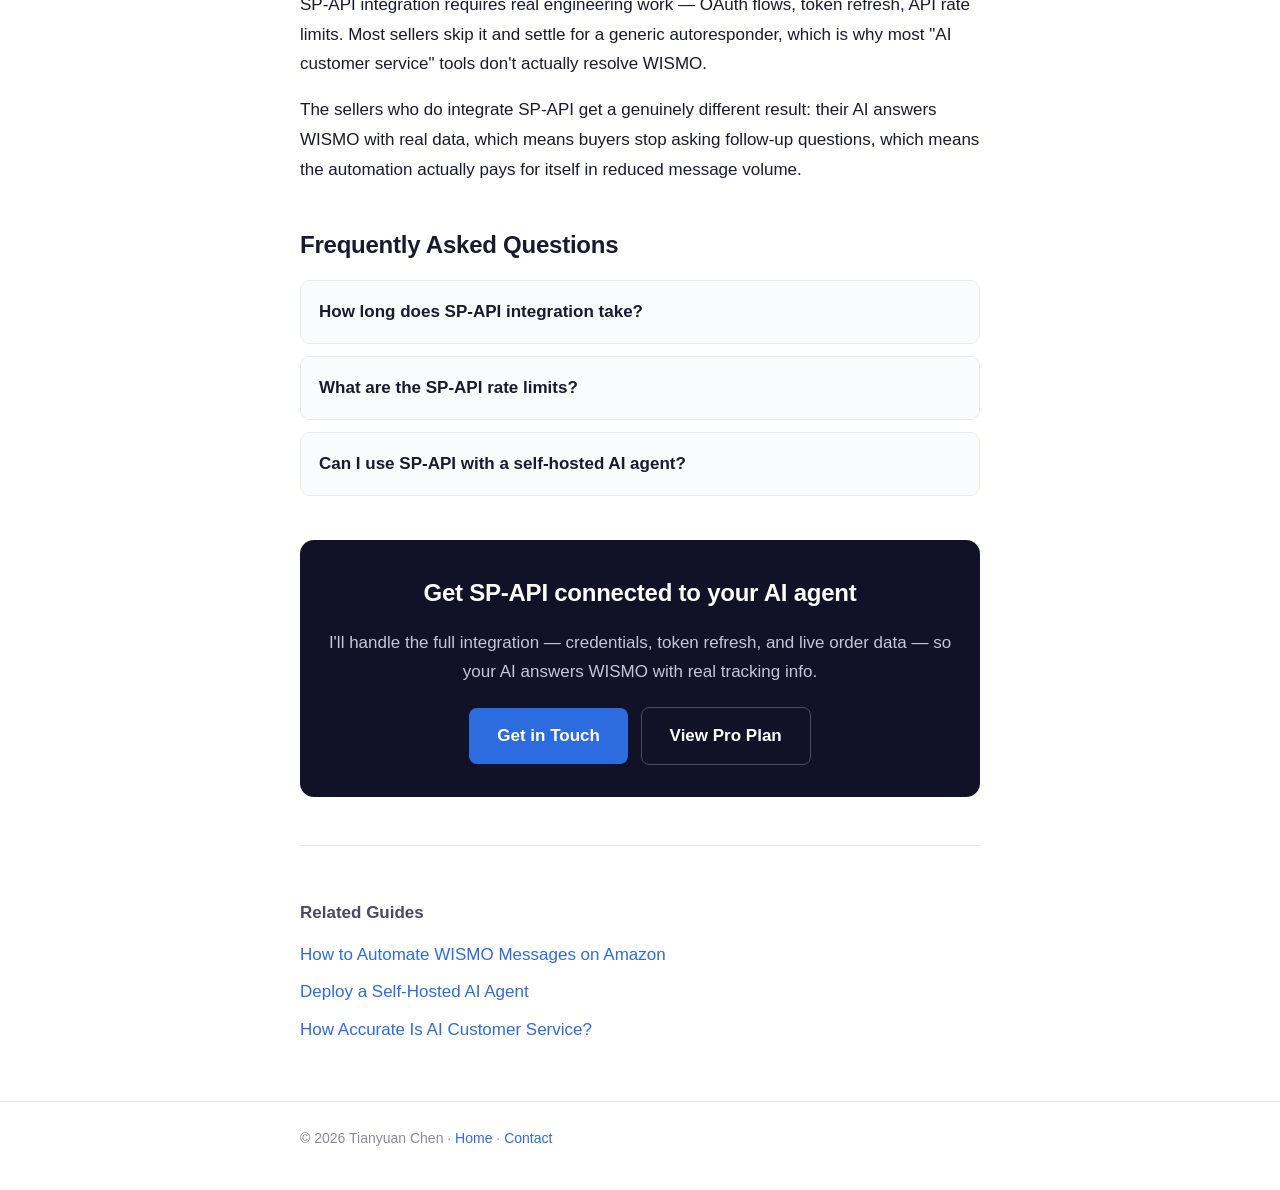
<file: guides/amazon-sp-api-integration.html>
<!DOCTYPE html>
<html lang="en">
<head>
  <meta charset="UTF-8">
  <meta name="viewport" content="width=device-width, initial-scale=1.0">
  <meta name="description" content="Amazon SP-API integration for customer service automation: how to pull live order data so your AI agent answers WISMO with real tracking numbers and delivery dates.">
  <meta name="robots" content="index, follow">
  <link rel="canonical" href="https://arthaschan.github.io/amazon/guides/amazon-sp-api-integration.html">
  <meta property="og:title" content="Amazon SP-API Integration for Customer Service Automation">
  <meta property="og:description" content="Connect Amazon SP-API to your AI customer service agent to pull live order status and tracking data. The technical walkthrough.">
  <meta property="og:type" content="article">
  <meta property="og:url" content="https://arthaschan.github.io/amazon/guides/amazon-sp-api-integration.html">
  <title>Amazon SP-API Integration Guide | Live Order Data for AI Customer Service</title>
  <link rel="icon" type="image/svg+xml" href="../images/logo.svg">

  <script type="application/ld+json">
  {
    "@context": "https://schema.org",
    "@type": "TechArticle",
    "headline": "Amazon SP-API Integration for Customer Service Automation",
    "description": "How to connect Amazon SP-API to your AI customer service agent to pull live order status and tracking data for accurate WISMO replies.",
    "author": {"@type": "Person", "name": "Tianyuan Chen", "url": "https://arthaschan.github.io/amazon"},
    "datePublished": "2026-08-14",
    "dateModified": "2026-08-14",
    "mainEntityOfPage": "https://arthaschan.github.io/amazon/guides/amazon-sp-api-integration.html"
  }
  </script>

  <script type="application/ld+json">
  {
    "@context": "https://schema.org",
    "@type": "FAQPage",
    "mainEntity": [
      {
        "@type": "Question",
        "name": "What is Amazon SP-API?",
        "acceptedAnswer": {"@type": "Answer", "text": "SP-API (Selling Partner API) is Amazon's official API for sellers. It lets you programmatically access your order data, inventory, and reports. For customer service, it's used to pull live order status and tracking information so an AI agent can answer 'where is my order?' accurately."}
      },
      {
        "@type": "Question",
        "name": "Do I need SP-API to automate Amazon customer service?",
        "acceptedAnswer": {"@type": "Answer", "text": "No. You can start without it by having the AI reply to product and policy questions from your knowledge base. SP-API is needed only for live order status (WISMO) — pulling real tracking numbers and delivery estimates automatically. It's the difference between 'your order is on the way' and 'your order is in transit via UPS, tracking 1Z..., arriving Friday.'"}
      },
      {
        "@type": "Question",
        "name": "Is Amazon SP-API free?",
        "acceptedAnswer": {"@type": "Answer", "text": "Yes, SP-API itself is free for sellers. You register an application in Amazon Seller Central's Developer Central, and there's no per-call fee for your own order data. The cost is only the engineering effort to integrate it."}
      }
    ]
  }
  </script>

  <link rel="stylesheet" href="../css/article.css">
</head>
<body>

  <header class="article-header">
    <div class="wrap">
      <div class="breadcrumb"><a href="../index.html">Home</a> / Guides / SP-API</div>
      <h1>Amazon SP-API Integration for Customer Service Automation</h1>
      <p class="lede">The difference between an AI that says "your order is on the way" and one that says "it's in transit via UPS, arriving Friday" — live order data.</p>
      <p class="meta">By Tianyuan Chen · Updated August 2026</p>
    </div>
  </header>

  <article class="article-body">
    <div class="wrap">

      <h2>Why SP-API Matters for WISMO</h2>
      <p>An AI agent can answer "where is my order?" two ways:</p>
      <ol>
        <li><strong>Without SP-API</strong> — generic reassurance: "Your order is on the way, please allow 3-5 business days." Better than nothing, but it doesn't actually answer the question.</li>
        <li><strong>With SP-API</strong> — a real answer: "Your order is in transit via UPS, tracking number 1Z999AA1, estimated delivery Friday." This <em>resolves</em> the WISMO instead of deflecting it.</li>
      </ol>
      <p>If your goal is to genuinely reduce WISMO volume, SP-API is the upgrade that makes it possible. Without it, the AI is just a polite autoresponder.</p>

      <h2>What SP-API Gives You</h2>
      <ul>
        <li><strong>Orders API</strong> — order status, shipping address, buyer info</li>
        <li><strong>Fulfillment / Tracking</strong> — carrier, tracking number, delivery estimate</li>
        <li><strong>Listings & Inventory</strong> — product data to feed the knowledge base</li>
        <li><strong>Reports</strong> — performance data for your weekly review</li>
      </ul>

      <h2>How the Integration Works</h2>
      <ol>
        <li><strong>Register an app</strong> in Amazon Seller Central → Developer Central → create an SP-API application</li>
        <li><strong>Get credentials</strong> — client ID, client secret, and a refresh token (via LWA authorization)</li>
        <li><strong>Store securely</strong> — these go in your server's environment variables, never in code</li>
        <li><strong>Fetch order data</strong> — when a buyer messages, the agent queries the Orders API by order ID</li>
        <li><strong>Generate the reply</strong> — the LLM turns the raw order data into a natural, accurate response</li>
      </ol>

      <div class="callout">
        <p><strong>Security note:</strong> SP-API credentials grant access to your seller account data. Store them in environment variables, rotate the refresh token regularly, and never expose them in client-side code or public repositories.</p>
      </div>

      <h2>Why Most Sellers Skip This (And Why That's a Mistake)</h2>
      <p>SP-API integration requires real engineering work — OAuth flows, token refresh, API rate limits. Most sellers skip it and settle for a generic autoresponder, which is why most "AI customer service" tools don't actually resolve WISMO.</p>
      <p>The sellers who do integrate SP-API get a genuinely different result: their AI answers WISMO with real data, which means buyers stop asking follow-up questions, which means the automation actually pays for itself in reduced message volume.</p>

      <h2>Frequently Asked Questions</h2>
      <details class="faq-item">
        <summary>How long does SP-API integration take?</summary>
        <p>Registering the app and getting credentials takes about an hour. The engineering to connect it to your AI agent and handle token refresh takes 1-2 days for an experienced developer. It's a one-time effort with no ongoing cost.</p>
      </details>
      <details class="faq-item">
        <summary>What are the SP-API rate limits?</summary>
        <p>Amazon imposes rate limits per endpoint (typically a few requests per second for order queries). For customer service use — fetching order data when a buyer messages — you'll never come close to the limits.</p>
      </details>
      <details class="faq-item">
        <summary>Can I use SP-API with a self-hosted AI agent?</summary>
        <p>Yes. SP-API is vendor-agnostic — it's just Amazon's API. Your self-hosted agent (Dify + DeepSeek, or any stack) calls SP-API to pull order data, then uses that data in its replies. There's no requirement to use a specific SaaS tool.</p>
      </details>

      <div class="cta-box">
        <h2>Get SP-API connected to your AI agent</h2>
        <p>I'll handle the full integration — credentials, token refresh, and live order data — so your AI answers WISMO with real tracking info.</p>
        <a class="btn" href="mailto:arthas0506@gmail.com">Get in Touch</a>
        <a class="btn btn-ghost" href="../index.html#pricing">View Pro Plan</a>
      </div>

      <div class="related">
        <h3>Related Guides</h3>
        <a href="wisno-automation.html">How to Automate WISMO Messages on Amazon</a>
        <a href="dify-deepseek-deployment.html">Deploy a Self-Hosted AI Agent</a>
        <a href="ai-customer-service-accuracy.html">How Accurate Is AI Customer Service?</a>
      </div>

    </div>
  </article>

  <footer class="article-footer">
    <div class="wrap">
      <p>&copy; 2026 Tianyuan Chen · <a href="../index.html">Home</a> · <a href="mailto:arthas0506@gmail.com">Contact</a></p>
    </div>
  </footer>

</body>
</html>
</file>
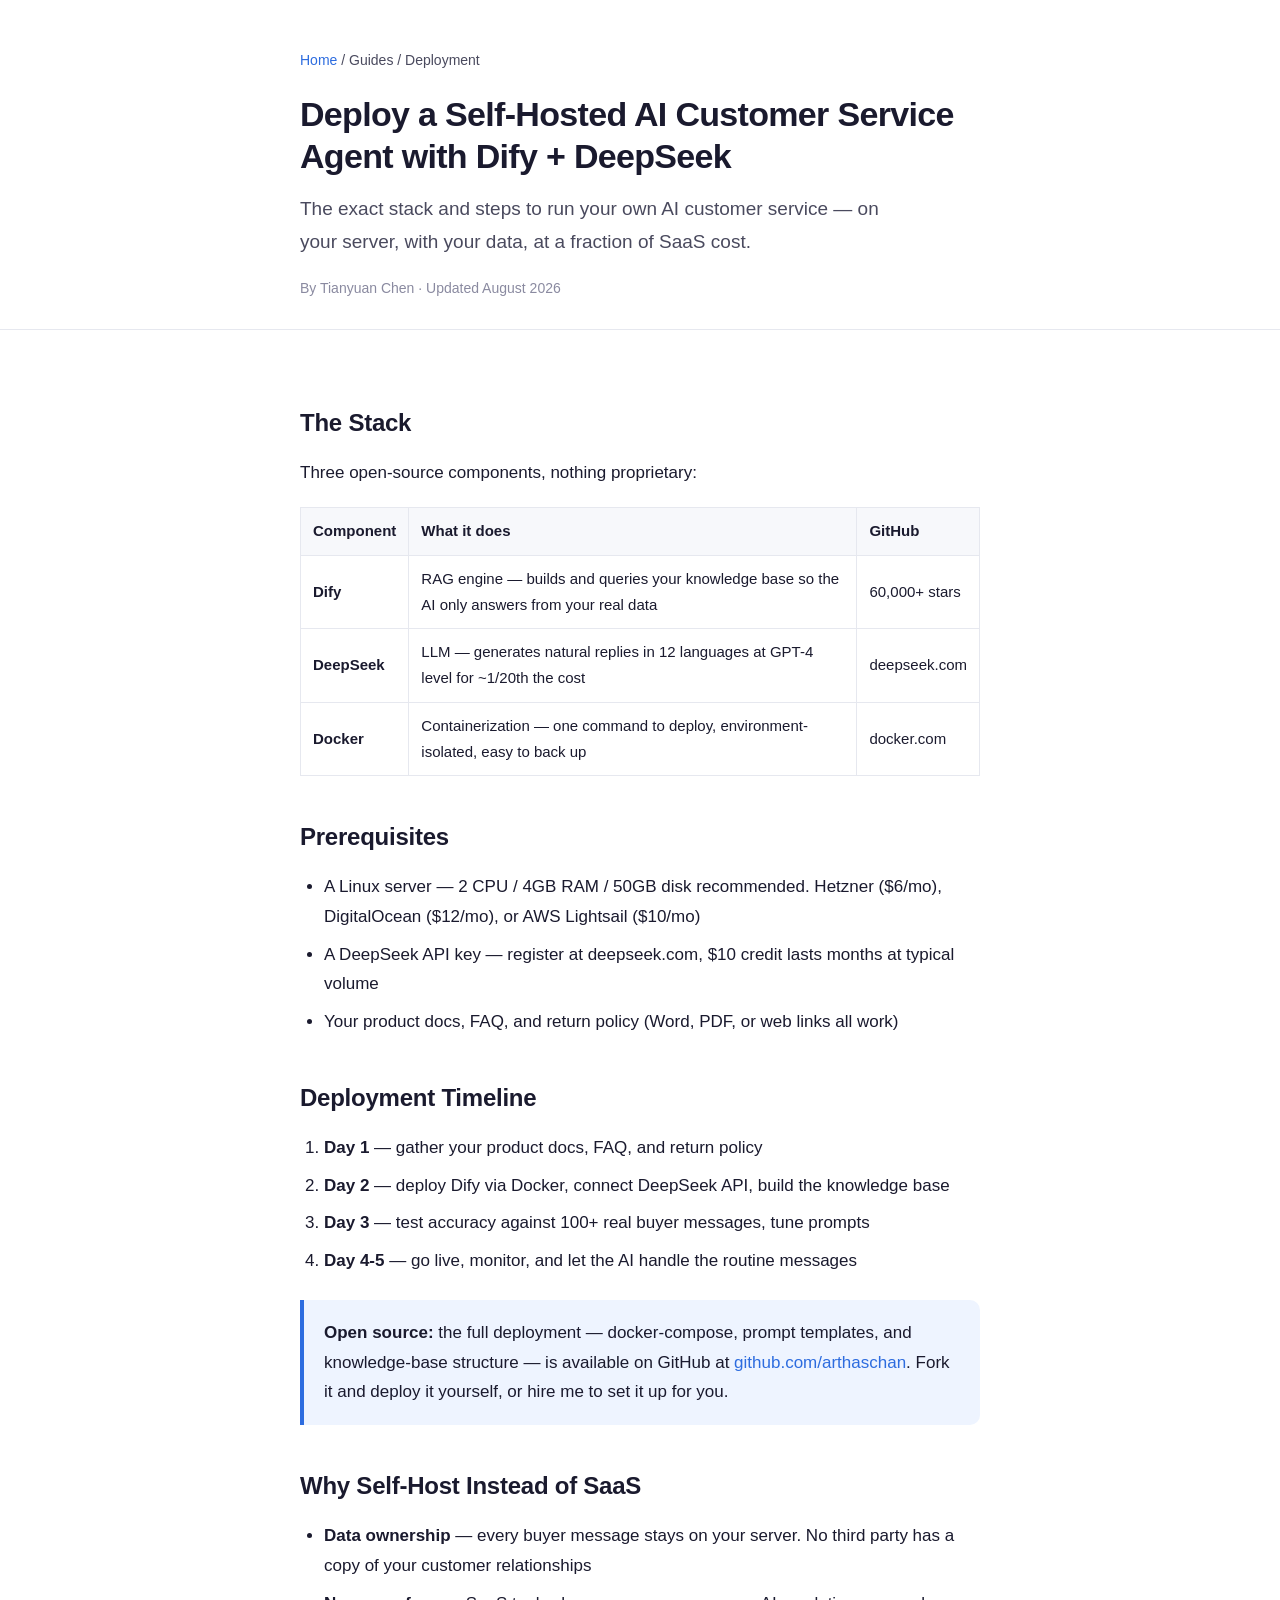
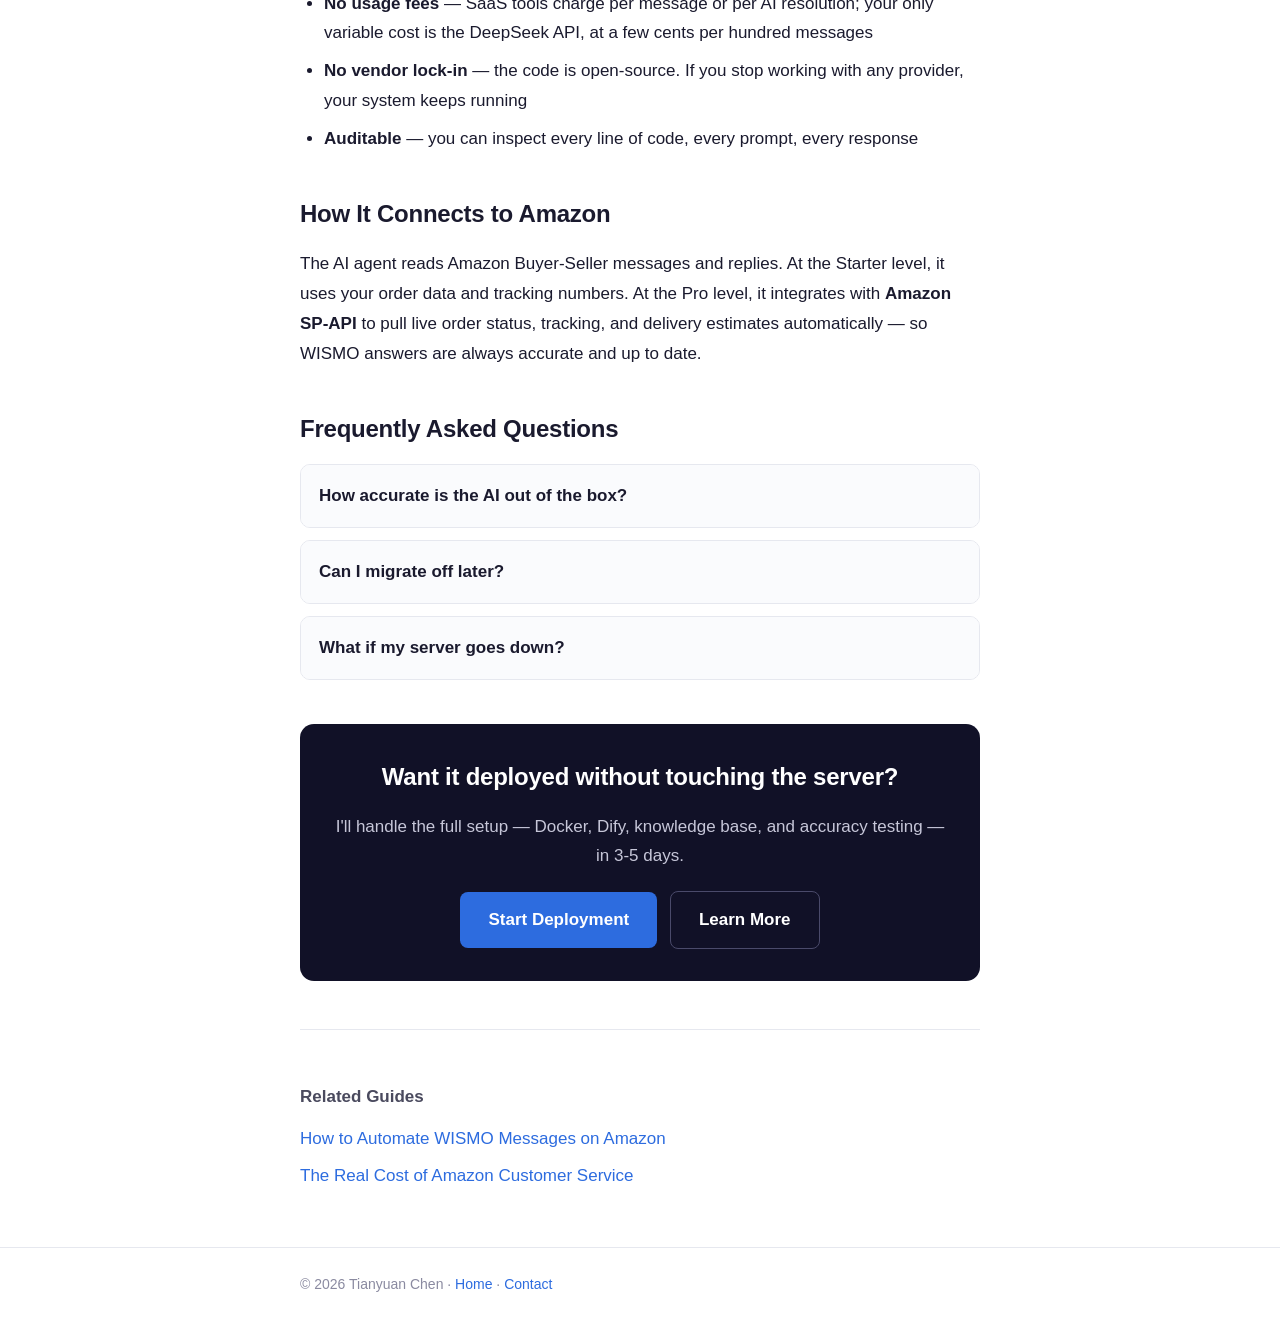
<file: guides/dify-deepseek-deployment.html>
<!DOCTYPE html>
<html lang="en">
<head>
  <meta charset="UTF-8">
  <meta name="viewport" content="width=device-width, initial-scale=1.0">
  <meta name="description" content="Step-by-step guide to deploying a self-hosted AI customer service agent with Dify (RAG) and DeepSeek (LLM) on your own server. From zero to live in 5 days.">
  <meta name="robots" content="index, follow">
  <link rel="canonical" href="https://arthaschan.github.io/amazon/guides/dify-deepseek-deployment.html">
  <meta property="og:title" content="Deploy a Self-Hosted AI Agent with Dify + DeepSeek">
  <meta property="og:description" content="Open-source AI customer service on your own server. Dify for RAG, DeepSeek for the LLM, Docker for deployment. Full walkthrough.">
  <meta property="og:type" content="article">
  <meta property="og:url" content="https://arthaschan.github.io/amazon/guides/dify-deepseek-deployment.html">
  <title>Deploy a Self-Hosted AI Customer Service Agent with Dify + DeepSeek</title>
  <link rel="icon" type="image/svg+xml" href="../images/logo.svg">

  <script type="application/ld+json">
  {
    "@context": "https://schema.org",
    "@type": "TechArticle",
    "headline": "Deploy a Self-Hosted AI Customer Service Agent with Dify + DeepSeek",
    "description": "Step-by-step guide to deploying a self-hosted AI customer service agent using Dify RAG and DeepSeek LLM on your own server.",
    "author": {"@type": "Person", "name": "Tianyuan Chen", "url": "https://arthaschan.github.io/amazon"},
    "datePublished": "2026-08-14",
    "dateModified": "2026-08-14",
    "mainEntityOfPage": "https://arthaschan.github.io/amazon/guides/dify-deepseek-deployment.html"
  }
  </script>

  <script type="application/ld+json">
  {
    "@context": "https://schema.org",
    "@type": "FAQPage",
    "mainEntity": [
      {
        "@type": "Question",
        "name": "What do I need to deploy a self-hosted AI customer service agent?",
        "acceptedAnswer": {"@type": "Answer", "text": "You need a Linux server (2 CPU, 4GB RAM recommended, from $6/month), a DeepSeek API key, and your product documentation. The stack is Dify for RAG, DeepSeek for the LLM, and Docker for deployment. The full setup takes 3-5 days."}
      },
      {
        "@type": "Question",
        "name": "How much does a Dify + DeepSeek deployment cost?",
        "acceptedAnswer": {"@type": "Answer", "text": "Infrastructure costs $6-20/month for a small VPS, plus $5-15/month in DeepSeek API usage at typical Amazon seller volume. DeepSeek performs at GPT-4 level on customer service tasks at about 1/20th the API cost."}
      },
      {
        "@type": "Question",
        "name": "Do I need to be a developer to run Dify?",
        "acceptedAnswer": {"@type": "Answer", "text": "No. Dify is deployed with a single docker-compose command, and the platform has a visual interface for building the knowledge base and chat flow. A deployment service or experienced engineer can handle the initial setup if you prefer not to touch the server yourself."}
      }
    ]
  }
  </script>

  <link rel="stylesheet" href="../css/article.css">
</head>
<body>

  <header class="article-header">
    <div class="wrap">
      <div class="breadcrumb"><a href="../index.html">Home</a> / Guides / Deployment</div>
      <h1>Deploy a Self-Hosted AI Customer Service Agent with Dify + DeepSeek</h1>
      <p class="lede">The exact stack and steps to run your own AI customer service — on your server, with your data, at a fraction of SaaS cost.</p>
      <p class="meta">By Tianyuan Chen · Updated August 2026</p>
    </div>
  </header>

  <article class="article-body">
    <div class="wrap">

      <h2>The Stack</h2>
      <p>Three open-source components, nothing proprietary:</p>
      <table>
        <thead><tr><th>Component</th><th>What it does</th><th>GitHub</th></tr></thead>
        <tbody>
          <tr><td><strong>Dify</strong></td><td>RAG engine — builds and queries your knowledge base so the AI only answers from your real data</td><td>60,000+ stars</td></tr>
          <tr><td><strong>DeepSeek</strong></td><td>LLM — generates natural replies in 12 languages at GPT-4 level for ~1/20th the cost</td><td>deepseek.com</td></tr>
          <tr><td><strong>Docker</strong></td><td>Containerization — one command to deploy, environment-isolated, easy to back up</td><td>docker.com</td></tr>
        </tbody>
      </table>

      <h2>Prerequisites</h2>
      <ul>
        <li>A Linux server — 2 CPU / 4GB RAM / 50GB disk recommended. Hetzner ($6/mo), DigitalOcean ($12/mo), or AWS Lightsail ($10/mo)</li>
        <li>A DeepSeek API key — register at deepseek.com, $10 credit lasts months at typical volume</li>
        <li>Your product docs, FAQ, and return policy (Word, PDF, or web links all work)</li>
      </ul>

      <h2>Deployment Timeline</h2>
      <ol>
        <li><strong>Day 1</strong> — gather your product docs, FAQ, and return policy</li>
        <li><strong>Day 2</strong> — deploy Dify via Docker, connect DeepSeek API, build the knowledge base</li>
        <li><strong>Day 3</strong> — test accuracy against 100+ real buyer messages, tune prompts</li>
        <li><strong>Day 4-5</strong> — go live, monitor, and let the AI handle the routine messages</li>
      </ol>

      <div class="callout">
        <p><strong>Open source:</strong> the full deployment — docker-compose, prompt templates, and knowledge-base structure — is available on GitHub at <a href="https://github.com/arthaschan" target="_blank" rel="noopener">github.com/arthaschan</a>. Fork it and deploy it yourself, or hire me to set it up for you.</p>
      </div>

      <h2>Why Self-Host Instead of SaaS</h2>
      <ul>
        <li><strong>Data ownership</strong> — every buyer message stays on your server. No third party has a copy of your customer relationships</li>
        <li><strong>No usage fees</strong> — SaaS tools charge per message or per AI resolution; your only variable cost is the DeepSeek API, at a few cents per hundred messages</li>
        <li><strong>No vendor lock-in</strong> — the code is open-source. If you stop working with any provider, your system keeps running</li>
        <li><strong>Auditable</strong> — you can inspect every line of code, every prompt, every response</li>
      </ul>

      <h2>How It Connects to Amazon</h2>
      <p>The AI agent reads Amazon Buyer-Seller messages and replies. At the Starter level, it uses your order data and tracking numbers. At the Pro level, it integrates with <strong>Amazon SP-API</strong> to pull live order status, tracking, and delivery estimates automatically — so WISMO answers are always accurate and up to date.</p>

      <h2>Frequently Asked Questions</h2>
      <details class="faq-item">
        <summary>How accurate is the AI out of the box?</summary>
        <p>Around 90%+ on repetitive questions (WISMO, product specs, return policy) once the knowledge base is built. Accuracy depends on how complete your product docs are. Weekly audits and tuning push it higher over time.</p>
      </details>
      <details class="faq-item">
        <summary>Can I migrate off later?</summary>
        <p>Yes. Everything runs in Docker on your server, so you can export the knowledge base, prompts, and configuration at any time. There's no proprietary lock-in.</p>
      </details>
      <details class="faq-item">
        <summary>What if my server goes down?</summary>
        <p>For a small seller, a single VPS with a daily backup is usually sufficient. Larger sellers can run a load-balanced setup. Since you own the infrastructure, your uptime is entirely under your control.</p>
      </details>

      <div class="cta-box">
        <h2>Want it deployed without touching the server?</h2>
        <p>I'll handle the full setup — Docker, Dify, knowledge base, and accuracy testing — in 3-5 days.</p>
        <a class="btn" href="mailto:arthas0506@gmail.com">Start Deployment</a>
        <a class="btn btn-ghost" href="../index.html">Learn More</a>
      </div>

      <div class="related">
        <h3>Related Guides</h3>
        <a href="wisno-automation.html">How to Automate WISMO Messages on Amazon</a>
        <a href="ai-customer-service-cost.html">The Real Cost of Amazon Customer Service</a>
      </div>

    </div>
  </article>

  <footer class="article-footer">
    <div class="wrap">
      <p>&copy; 2026 Tianyuan Chen · <a href="../index.html">Home</a> · <a href="mailto:arthas0506@gmail.com">Contact</a></p>
    </div>
  </footer>

</body>
</html>
</file>
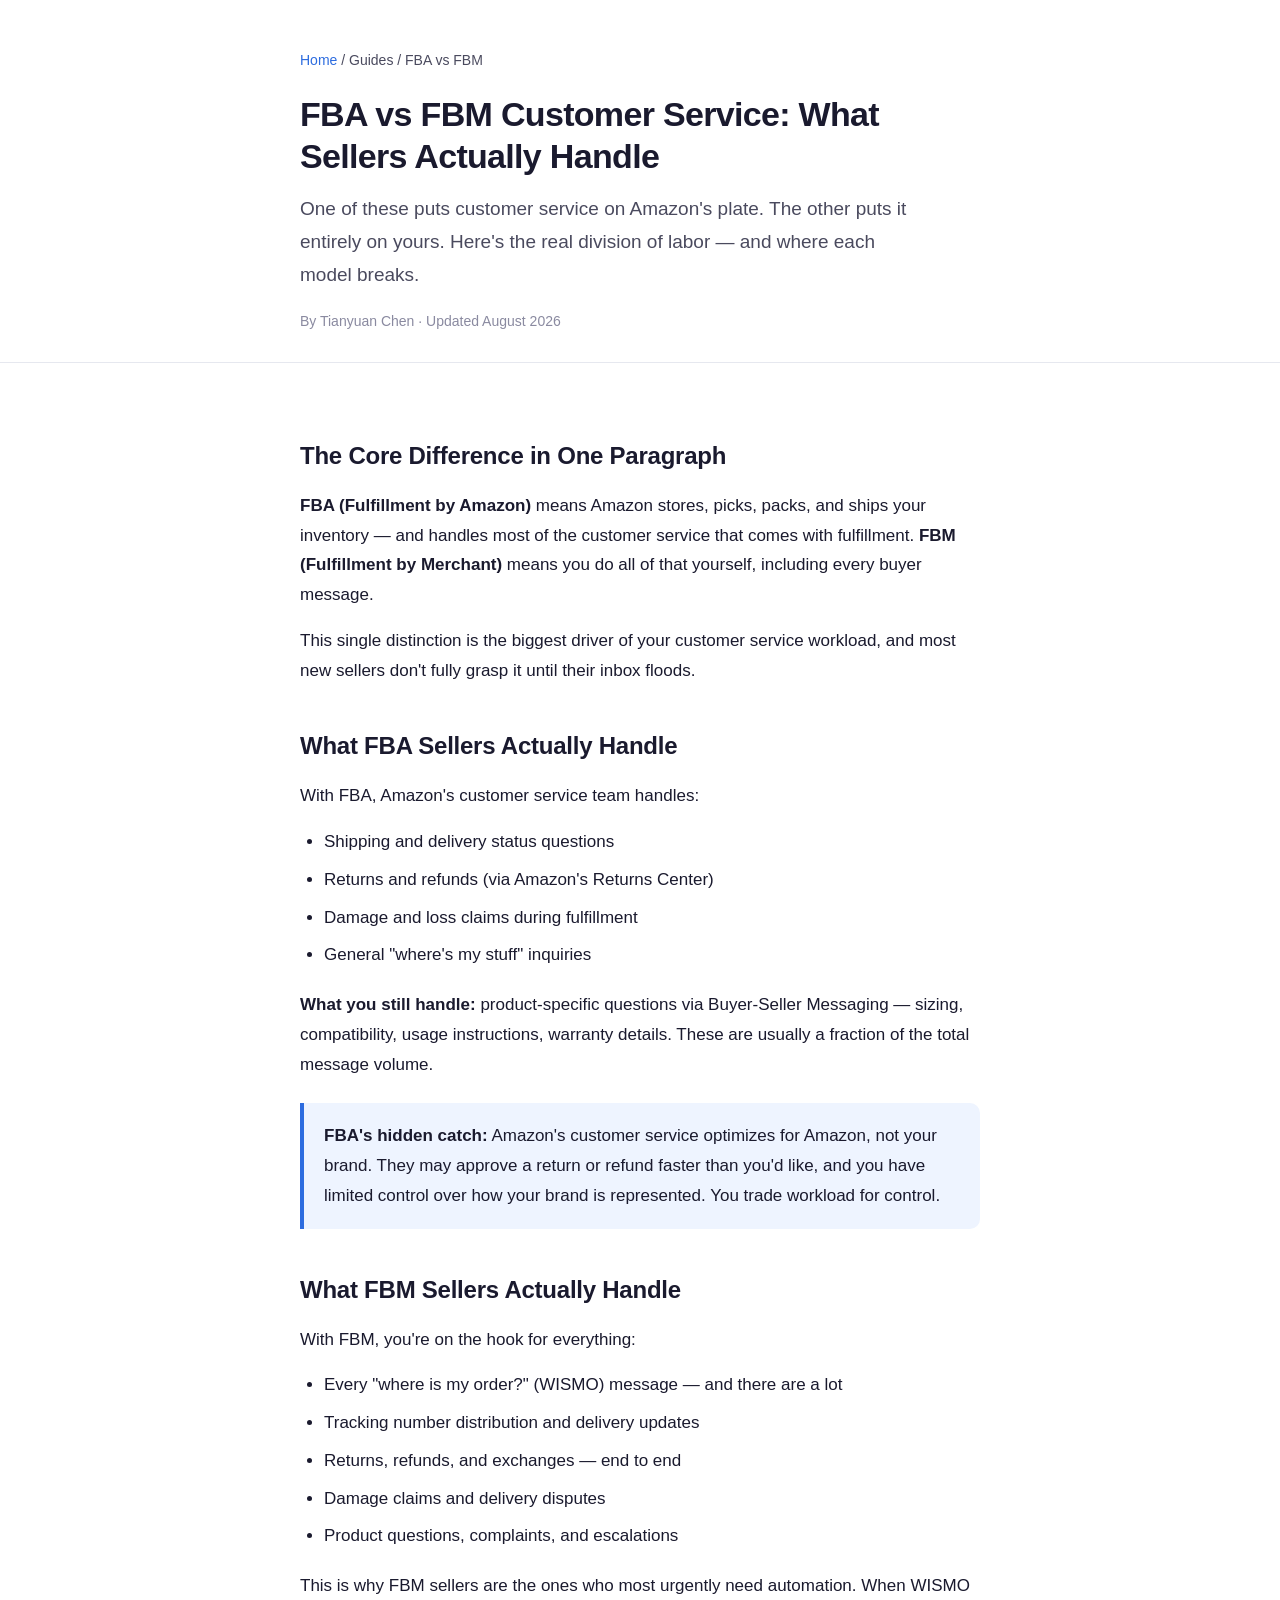
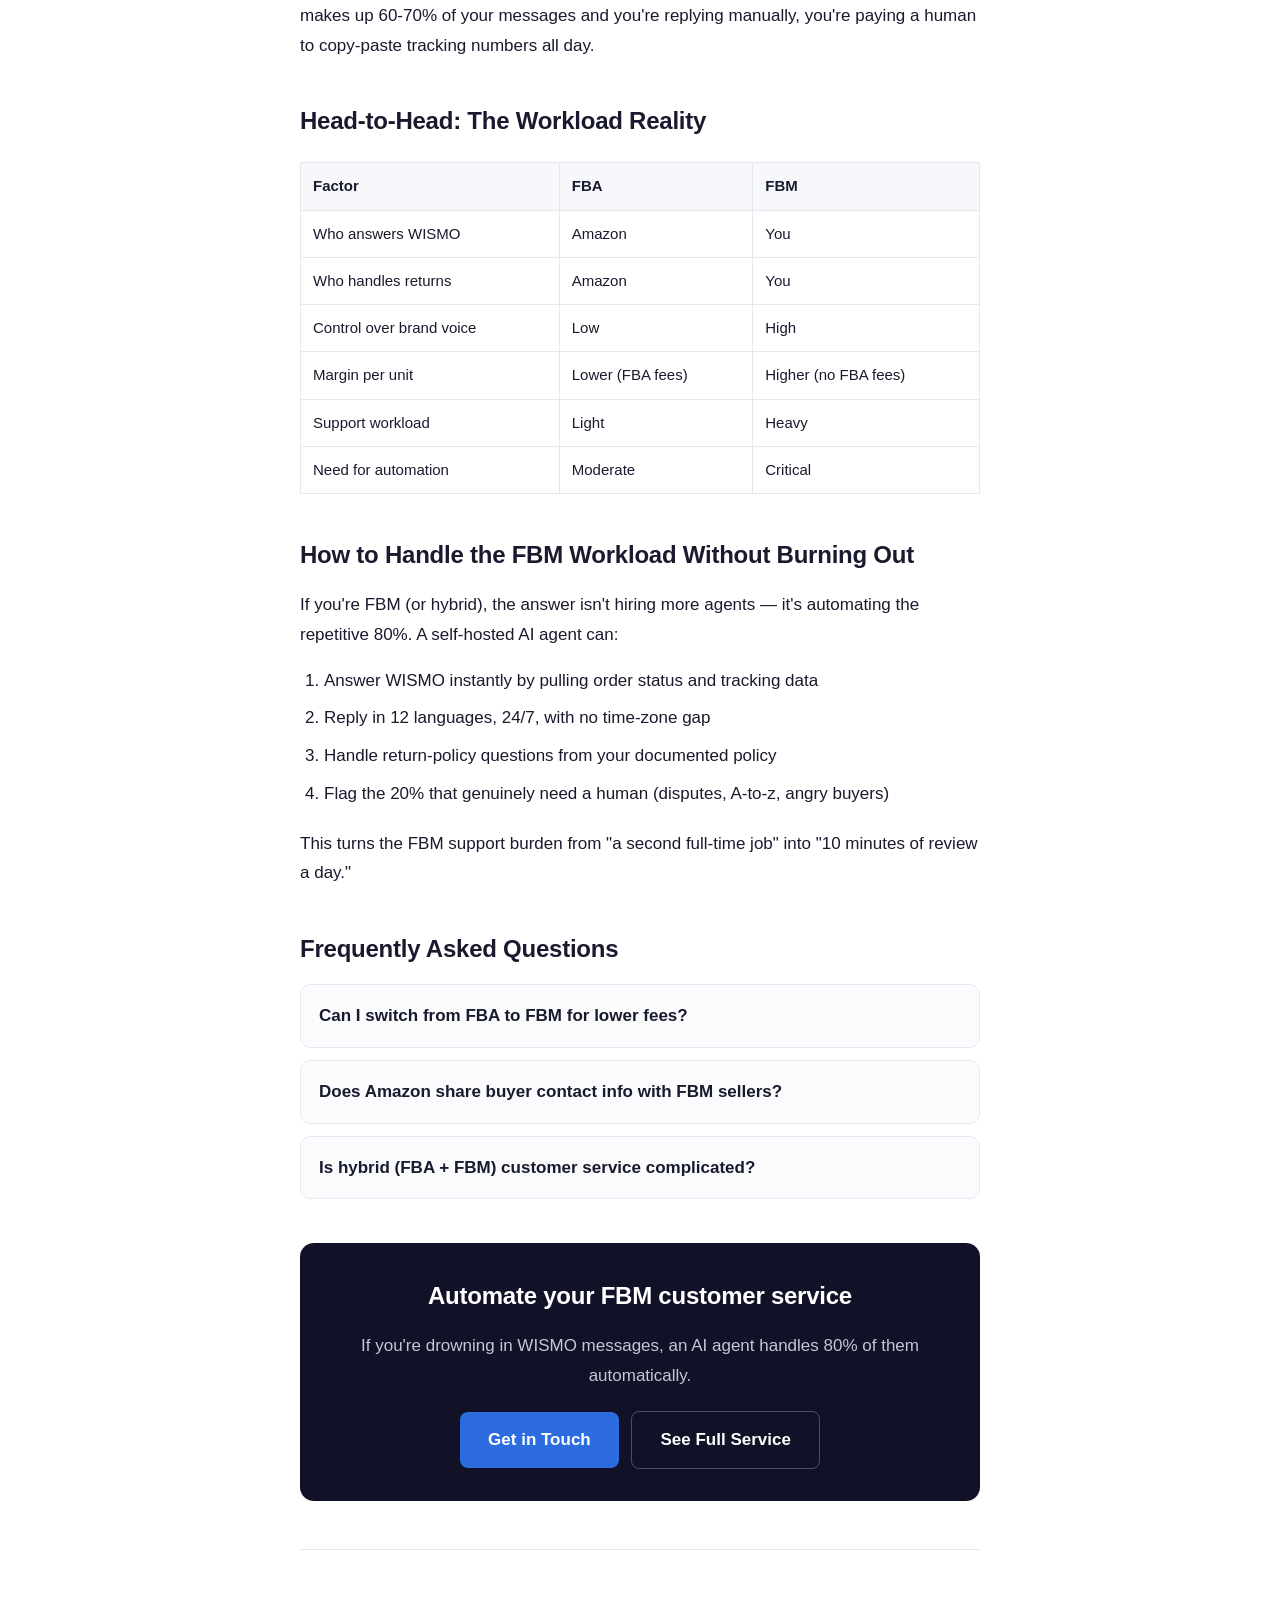
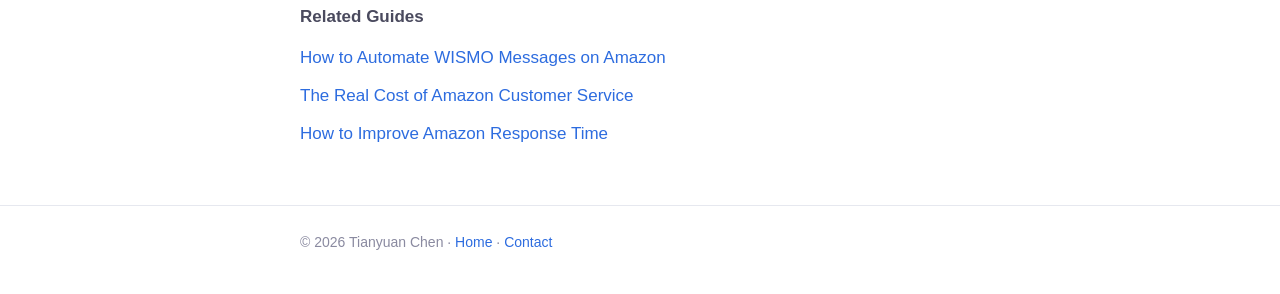
<file: guides/fba-vs-fbm-customer-service.html>
<!DOCTYPE html>
<html lang="en">
<head>
  <meta charset="UTF-8">
  <meta name="viewport" content="width=device-width, initial-scale=1.0">
  <meta name="description" content="FBA vs FBM customer service: who handles what, where each one fails, and how to automate the parts that eat your time. Clear breakdown for Amazon sellers.">
  <meta name="robots" content="index, follow">
  <link rel="canonical" href="https://arthaschan.github.io/amazon/guides/fba-vs-fbm-customer-service.html">
  <meta property="og:title" content="FBA vs FBM Customer Service: What Sellers Actually Handle">
  <meta property="og:description" content="FBA sellers let Amazon handle most support. FBM sellers handle everything. Here's the real division of labor and how to automate it.">
  <meta property="og:type" content="article">
  <meta property="og:url" content="https://arthaschan.github.io/amazon/guides/fba-vs-fbm-customer-service.html">
  <title>FBA vs FBM Customer Service: Who Handles What | Amazon Seller Guide</title>
  <link rel="icon" type="image/svg+xml" href="../images/logo.svg">

  <script type="application/ld+json">
  {
    "@context": "https://schema.org",
    "@type": "Article",
    "headline": "FBA vs FBM Customer Service: What Sellers Actually Handle",
    "description": "A clear breakdown of who handles customer service in FBA vs FBM, where each model fails, and how to automate the repetitive parts.",
    "author": {"@type": "Person", "name": "Tianyuan Chen", "url": "https://arthaschan.github.io/amazon"},
    "datePublished": "2026-08-14",
    "dateModified": "2026-08-14",
    "mainEntityOfPage": "https://arthaschan.github.io/amazon/guides/fba-vs-fbm-customer-service.html"
  }
  </script>

  <script type="application/ld+json">
  {
    "@context": "https://schema.org",
    "@type": "FAQPage",
    "mainEntity": [
      {
        "@type": "Question",
        "name": "Does Amazon handle customer service for FBA sellers?",
        "acceptedAnswer": {"@type": "Answer", "text": "Yes, mostly. For FBA orders, Amazon handles fulfillment, shipping issues, returns, and refunds through their own customer service team. Sellers only handle product-specific questions via Buyer-Seller Messaging."}
      },
      {
        "@type": "Question",
        "name": "Who handles customer service for FBM sellers?",
        "acceptedAnswer": {"@type": "Answer", "text": "The seller handles all of it. FBM (Fulfillment by Merchant) means you store and ship everything, so you are responsible for every buyer message: order status, shipping delays, returns, and refunds. This is why FBM sellers need automation more than FBA sellers."}
      },
      {
        "@type": "Question",
        "name": "Is FBA or FBM better for customer service workload?",
        "acceptedAnswer": {"@type": "Answer", "text": "FBA has a lighter customer service workload because Amazon handles most fulfillment-related inquiries. FBM gives you more margin and control but loads you with every buyer message. The trade-off is control and margin versus support burden."}
      }
    ]
  }
  </script>

  <link rel="stylesheet" href="../css/article.css">
</head>
<body>

  <header class="article-header">
    <div class="wrap">
      <div class="breadcrumb"><a href="../index.html">Home</a> / Guides / FBA vs FBM</div>
      <h1>FBA vs FBM Customer Service: What Sellers Actually Handle</h1>
      <p class="lede">One of these puts customer service on Amazon's plate. The other puts it entirely on yours. Here's the real division of labor — and where each model breaks.</p>
      <p class="meta">By Tianyuan Chen · Updated August 2026</p>
    </div>
  </header>

  <article class="article-body">
    <div class="wrap">

      <h2>The Core Difference in One Paragraph</h2>
      <p><strong>FBA (Fulfillment by Amazon)</strong> means Amazon stores, picks, packs, and ships your inventory — and handles most of the customer service that comes with fulfillment. <strong>FBM (Fulfillment by Merchant)</strong> means you do all of that yourself, including every buyer message.</p>
      <p>This single distinction is the biggest driver of your customer service workload, and most new sellers don't fully grasp it until their inbox floods.</p>

      <h2>What FBA Sellers Actually Handle</h2>
      <p>With FBA, Amazon's customer service team handles:</p>
      <ul>
        <li>Shipping and delivery status questions</li>
        <li>Returns and refunds (via Amazon's Returns Center)</li>
        <li>Damage and loss claims during fulfillment</li>
        <li>General "where's my stuff" inquiries</li>
      </ul>
      <p><strong>What you still handle:</strong> product-specific questions via Buyer-Seller Messaging — sizing, compatibility, usage instructions, warranty details. These are usually a fraction of the total message volume.</p>

      <div class="callout">
        <p><strong>FBA's hidden catch:</strong> Amazon's customer service optimizes for Amazon, not your brand. They may approve a return or refund faster than you'd like, and you have limited control over how your brand is represented. You trade workload for control.</p>
      </div>

      <h2>What FBM Sellers Actually Handle</h2>
      <p>With FBM, you're on the hook for everything:</p>
      <ul>
        <li>Every "where is my order?" (WISMO) message — and there are a lot</li>
        <li>Tracking number distribution and delivery updates</li>
        <li>Returns, refunds, and exchanges — end to end</li>
        <li>Damage claims and delivery disputes</li>
        <li>Product questions, complaints, and escalations</li>
      </ul>
      <p>This is why FBM sellers are the ones who most urgently need automation. When WISMO makes up 60-70% of your messages and you're replying manually, you're paying a human to copy-paste tracking numbers all day.</p>

      <h2>Head-to-Head: The Workload Reality</h2>
      <table>
        <thead><tr><th>Factor</th><th>FBA</th><th>FBM</th></tr></thead>
        <tbody>
          <tr><td>Who answers WISMO</td><td>Amazon</td><td>You</td></tr>
          <tr><td>Who handles returns</td><td>Amazon</td><td>You</td></tr>
          <tr><td>Control over brand voice</td><td>Low</td><td>High</td></tr>
          <tr><td>Margin per unit</td><td>Lower (FBA fees)</td><td>Higher (no FBA fees)</td></tr>
          <tr><td>Support workload</td><td>Light</td><td>Heavy</td></tr>
          <tr><td>Need for automation</td><td>Moderate</td><td>Critical</td></tr>
        </tbody>
      </table>

      <h2>How to Handle the FBM Workload Without Burning Out</h2>
      <p>If you're FBM (or hybrid), the answer isn't hiring more agents — it's automating the repetitive 80%. A self-hosted AI agent can:</p>
      <ol>
        <li>Answer WISMO instantly by pulling order status and tracking data</li>
        <li>Reply in 12 languages, 24/7, with no time-zone gap</li>
        <li>Handle return-policy questions from your documented policy</li>
        <li>Flag the 20% that genuinely need a human (disputes, A-to-z, angry buyers)</li>
      </ol>
      <p>This turns the FBM support burden from "a second full-time job" into "10 minutes of review a day."</p>

      <h2>Frequently Asked Questions</h2>
      <details class="faq-item">
        <summary>Can I switch from FBA to FBM for lower fees?</summary>
        <p>Yes, but do the math first. FBM saves on FBA fees but shifts all customer service and logistics onto you. If you're not ready to handle (or automate) the message volume, the savings disappear into your own labor cost.</p>
      </details>
      <details class="faq-item">
        <summary>Does Amazon share buyer contact info with FBM sellers?</summary>
        <p>Amazon protects buyer privacy. FBM sellers communicate through Buyer-Seller Messaging, and Amazon provides shipping addresses only for fulfillment purposes. You never get the buyer's personal email.</p>
      </details>
      <details class="faq-item">
        <summary>Is hybrid (FBA + FBM) customer service complicated?</summary>
        <p>It's more complex because you're managing two support pipelines. A unified AI agent that handles both is the cleanest solution — it knows which orders are FBA (escalate to Amazon) and which are FBM (you answer).</p>
      </details>

      <div class="cta-box">
        <h2>Automate your FBM customer service</h2>
        <p>If you're drowning in WISMO messages, an AI agent handles 80% of them automatically.</p>
        <a class="btn" href="mailto:arthas0506@gmail.com">Get in Touch</a>
        <a class="btn btn-ghost" href="../index.html">See Full Service</a>
      </div>

      <div class="related">
        <h3>Related Guides</h3>
        <a href="wisno-automation.html">How to Automate WISMO Messages on Amazon</a>
        <a href="ai-customer-service-cost.html">The Real Cost of Amazon Customer Service</a>
        <a href="amazon-response-time.html">How to Improve Amazon Response Time</a>
      </div>

    </div>
  </article>

  <footer class="article-footer">
    <div class="wrap">
      <p>&copy; 2026 Tianyuan Chen · <a href="../index.html">Home</a> · <a href="mailto:arthas0506@gmail.com">Contact</a></p>
    </div>
  </footer>

</body>
</html>
</file>
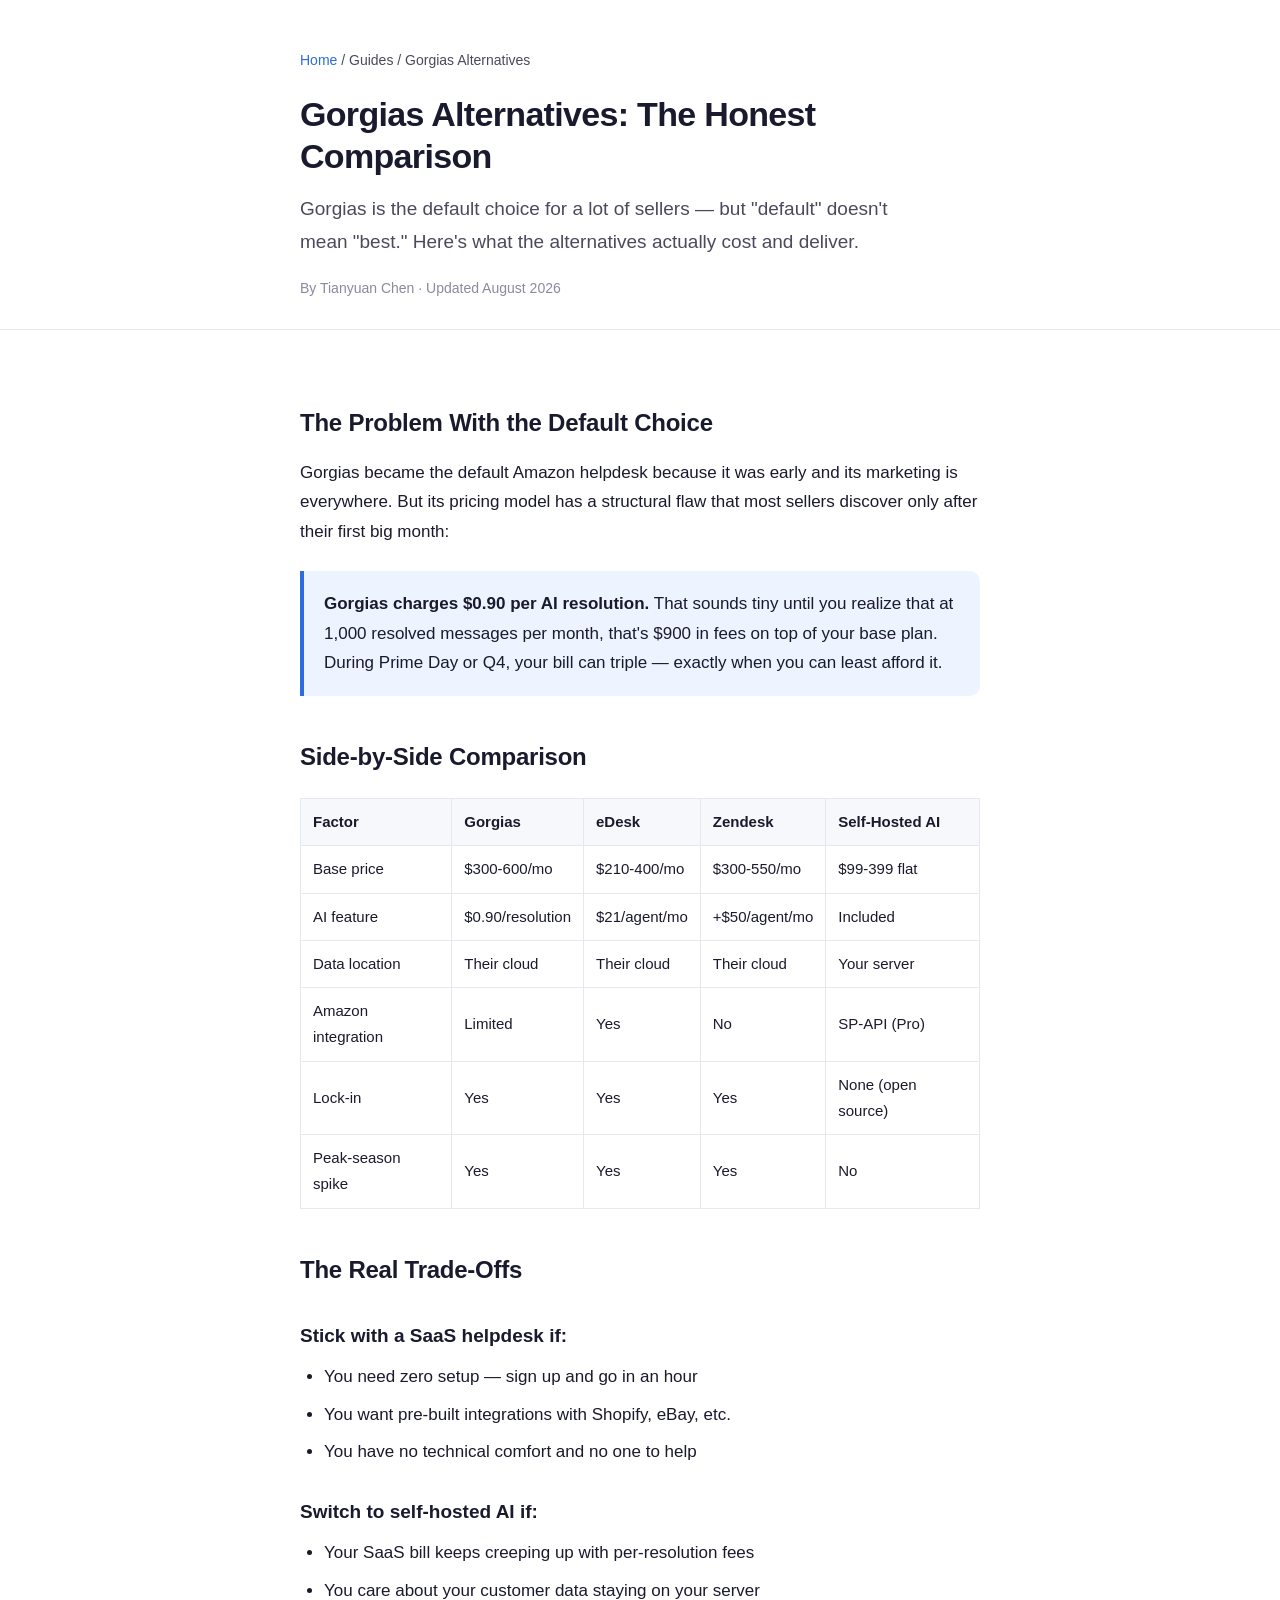
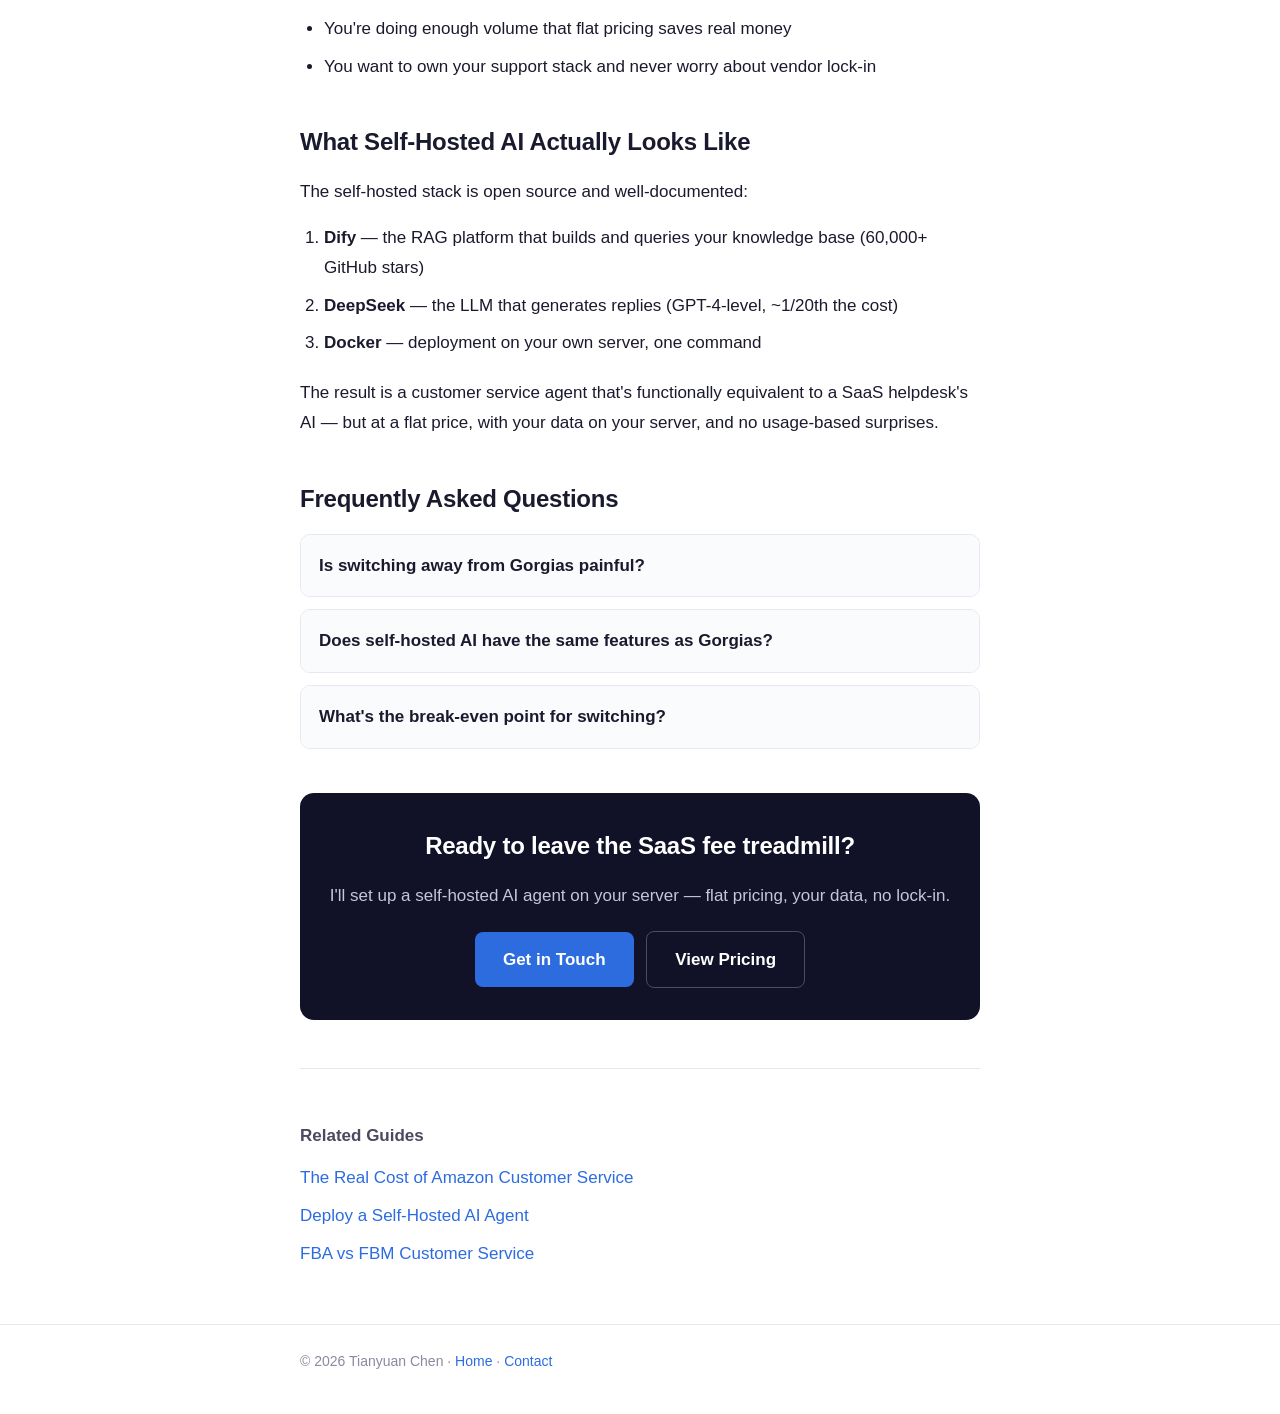
<file: guides/gorgias-alternatives.html>
<!DOCTYPE html>
<html lang="en">
<head>
  <meta charset="UTF-8">
  <meta name="viewport" content="width=device-width, initial-scale=1.0">
  <meta name="description" content="Looking for a Gorgias alternative? Compare Gorgias, eDesk, Zendesk, and self-hosted AI. See why sellers are switching to open-source Dify + DeepSeek to cut costs and own their data.">
  <meta name="robots" content="index, follow">
  <link rel="canonical" href="https://arthaschan.github.io/amazon/guides/gorgias-alternatives.html">
  <meta property="og:title" content="Gorgias Alternatives: The Honest Comparison">
  <meta property="og:description" content="Gorgias charges per resolution and stores your data on their cloud. Here are the alternatives — and why self-hosted AI is winning.">
  <meta property="og:type" content="article">
  <meta property="og:url" content="https://arthaschan.github.io/amazon/guides/gorgias-alternatives.html">
  <title>Gorgias Alternatives for Amazon Sellers | Honest Comparison 2026</title>
  <link rel="icon" type="image/svg+xml" href="../images/logo.svg">

  <script type="application/ld+json">
  {
    "@context": "https://schema.org",
    "@type": "Article",
    "headline": "Gorgias Alternatives: The Honest Comparison",
    "description": "Compare Gorgias, eDesk, Zendesk, and self-hosted AI for Amazon seller customer service. Cost, data ownership, and AI features compared.",
    "author": {"@type": "Person", "name": "Tianyuan Chen", "url": "https://arthaschan.github.io/amazon"},
    "datePublished": "2026-08-14",
    "dateModified": "2026-08-14",
    "mainEntityOfPage": "https://arthaschan.github.io/amazon/guides/gorgias-alternatives.html"
  }
  </script>

  <script type="application/ld+json">
  {
    "@context": "https://schema.org",
    "@type": "FAQPage",
    "mainEntity": [
      {
        "@type": "Question",
        "name": "What is the best Gorgias alternative for Amazon sellers?",
        "acceptedAnswer": {"@type": "Answer", "text": "The best alternative depends on your needs. eDesk and Zendesk offer similar SaaS features with native Amazon integration. A self-hosted AI agent (Dify + DeepSeek) is the cheapest and most private option, at $99-399 flat per month with no per-resolution fees, but requires technical setup."}
      },
      {
        "@type": "Question",
        "name": "How much does Gorgias actually cost per month?",
        "acceptedAnswer": {"@type": "Answer", "text": "Gorgias advertises plans from around $300/month, but the real cost is higher because AI features are priced separately at $0.90 per resolution. At 1,000 AI-resolved messages per month, that adds $900 in hidden fees — effectively doubling or tripling the advertised price."}
      },
      {
        "@type": "Question",
        "name": "Why are sellers moving away from SaaS helpdesks?",
        "acceptedAnswer": {"@type": "Answer", "text": "Three reasons: per-resolution and per-seat fee creep that spikes during peak seasons, data privacy concerns (customer data lives on the vendor's cloud), and the maturation of open-source self-hosted AI that delivers the same capability at a flat cost with full data ownership."}
      }
    ]
  }
  </script>

  <link rel="stylesheet" href="../css/article.css">
</head>
<body>

  <header class="article-header">
    <div class="wrap">
      <div class="breadcrumb"><a href="../index.html">Home</a> / Guides / Gorgias Alternatives</div>
      <h1>Gorgias Alternatives: The Honest Comparison</h1>
      <p class="lede">Gorgias is the default choice for a lot of sellers — but "default" doesn't mean "best." Here's what the alternatives actually cost and deliver.</p>
      <p class="meta">By Tianyuan Chen · Updated August 2026</p>
    </div>
  </header>

  <article class="article-body">
    <div class="wrap">

      <h2>The Problem With the Default Choice</h2>
      <p>Gorgias became the default Amazon helpdesk because it was early and its marketing is everywhere. But its pricing model has a structural flaw that most sellers discover only after their first big month:</p>
      <div class="callout">
        <p><strong>Gorgias charges $0.90 per AI resolution.</strong> That sounds tiny until you realize that at 1,000 resolved messages per month, that's $900 in fees on top of your base plan. During Prime Day or Q4, your bill can triple — exactly when you can least afford it.</p>
      </div>

      <h2>Side-by-Side Comparison</h2>
      <table>
        <thead>
          <tr><th>Factor</th><th>Gorgias</th><th>eDesk</th><th>Zendesk</th><th>Self-Hosted AI</th></tr>
        </thead>
        <tbody>
          <tr><td>Base price</td><td>$300-600/mo</td><td>$210-400/mo</td><td>$300-550/mo</td><td>$99-399 flat</td></tr>
          <tr><td>AI feature</td><td>$0.90/resolution</td><td>$21/agent/mo</td><td>+$50/agent/mo</td><td>Included</td></tr>
          <tr><td>Data location</td><td>Their cloud</td><td>Their cloud</td><td>Their cloud</td><td>Your server</td></tr>
          <tr><td>Amazon integration</td><td>Limited</td><td>Yes</td><td>No</td><td>SP-API (Pro)</td></tr>
          <tr><td>Lock-in</td><td>Yes</td><td>Yes</td><td>Yes</td><td>None (open source)</td></tr>
          <tr><td>Peak-season spike</td><td>Yes</td><td>Yes</td><td>Yes</td><td>No</td></tr>
        </tbody>
      </table>

      <h2>The Real Trade-Offs</h2>
      <h3>Stick with a SaaS helpdesk if:</h3>
      <ul>
        <li>You need zero setup — sign up and go in an hour</li>
        <li>You want pre-built integrations with Shopify, eBay, etc.</li>
        <li>You have no technical comfort and no one to help</li>
      </ul>
      <h3>Switch to self-hosted AI if:</h3>
      <ul>
        <li>Your SaaS bill keeps creeping up with per-resolution fees</li>
        <li>You care about your customer data staying on your server</li>
        <li>You're doing enough volume that flat pricing saves real money</li>
        <li>You want to own your support stack and never worry about vendor lock-in</li>
      </ul>

      <h2>What Self-Hosted AI Actually Looks Like</h2>
      <p>The self-hosted stack is open source and well-documented:</p>
      <ol>
        <li><strong>Dify</strong> — the RAG platform that builds and queries your knowledge base (60,000+ GitHub stars)</li>
        <li><strong>DeepSeek</strong> — the LLM that generates replies (GPT-4-level, ~1/20th the cost)</li>
        <li><strong>Docker</strong> — deployment on your own server, one command</li>
      </ol>
      <p>The result is a customer service agent that's functionally equivalent to a SaaS helpdesk's AI — but at a flat price, with your data on your server, and no usage-based surprises.</p>

      <h2>Frequently Asked Questions</h2>
      <details class="faq-item">
        <summary>Is switching away from Gorgias painful?</summary>
        <p>The main pain is exporting your historical tickets and rebuilding your knowledge base. With self-hosted AI, you rebuild the knowledge base once from your product docs and policies. It's a one-time effort, after which you own everything and can't be held hostage by a pricing change.</p>
      </details>
      <details class="faq-item">
        <summary>Does self-hosted AI have the same features as Gorgias?</summary>
        <p>For customer service specifically — auto-reply, knowledge base, multi-language, escalation — yes. What self-hosted doesn't have is Gorgias's pre-built integrations and polished reporting dashboards. You trade some polish for cost, privacy, and ownership.</p>
      </details>
      <details class="faq-item">
        <summary>What's the break-even point for switching?</summary>
        <p>If you're spending more than $400/month on Gorgias (base + resolution fees), self-hosted AI is almost always cheaper. The one-time setup cost is recovered in 1-2 months, and from then on you're paying a flat $99-399 versus a variable, growing SaaS bill.</p>
      </details>

      <div class="cta-box">
        <h2>Ready to leave the SaaS fee treadmill?</h2>
        <p>I'll set up a self-hosted AI agent on your server — flat pricing, your data, no lock-in.</p>
        <a class="btn" href="mailto:arthas0506@gmail.com">Get in Touch</a>
        <a class="btn btn-ghost" href="../index.html#pricing">View Pricing</a>
      </div>

      <div class="related">
        <h3>Related Guides</h3>
        <a href="ai-customer-service-cost.html">The Real Cost of Amazon Customer Service</a>
        <a href="dify-deepseek-deployment.html">Deploy a Self-Hosted AI Agent</a>
        <a href="fba-vs-fbm-customer-service.html">FBA vs FBM Customer Service</a>
      </div>

    </div>
  </article>

  <footer class="article-footer">
    <div class="wrap">
      <p>&copy; 2026 Tianyuan Chen · <a href="../index.html">Home</a> · <a href="mailto:arthas0506@gmail.com">Contact</a></p>
    </div>
  </footer>

</body>
</html>
</file>
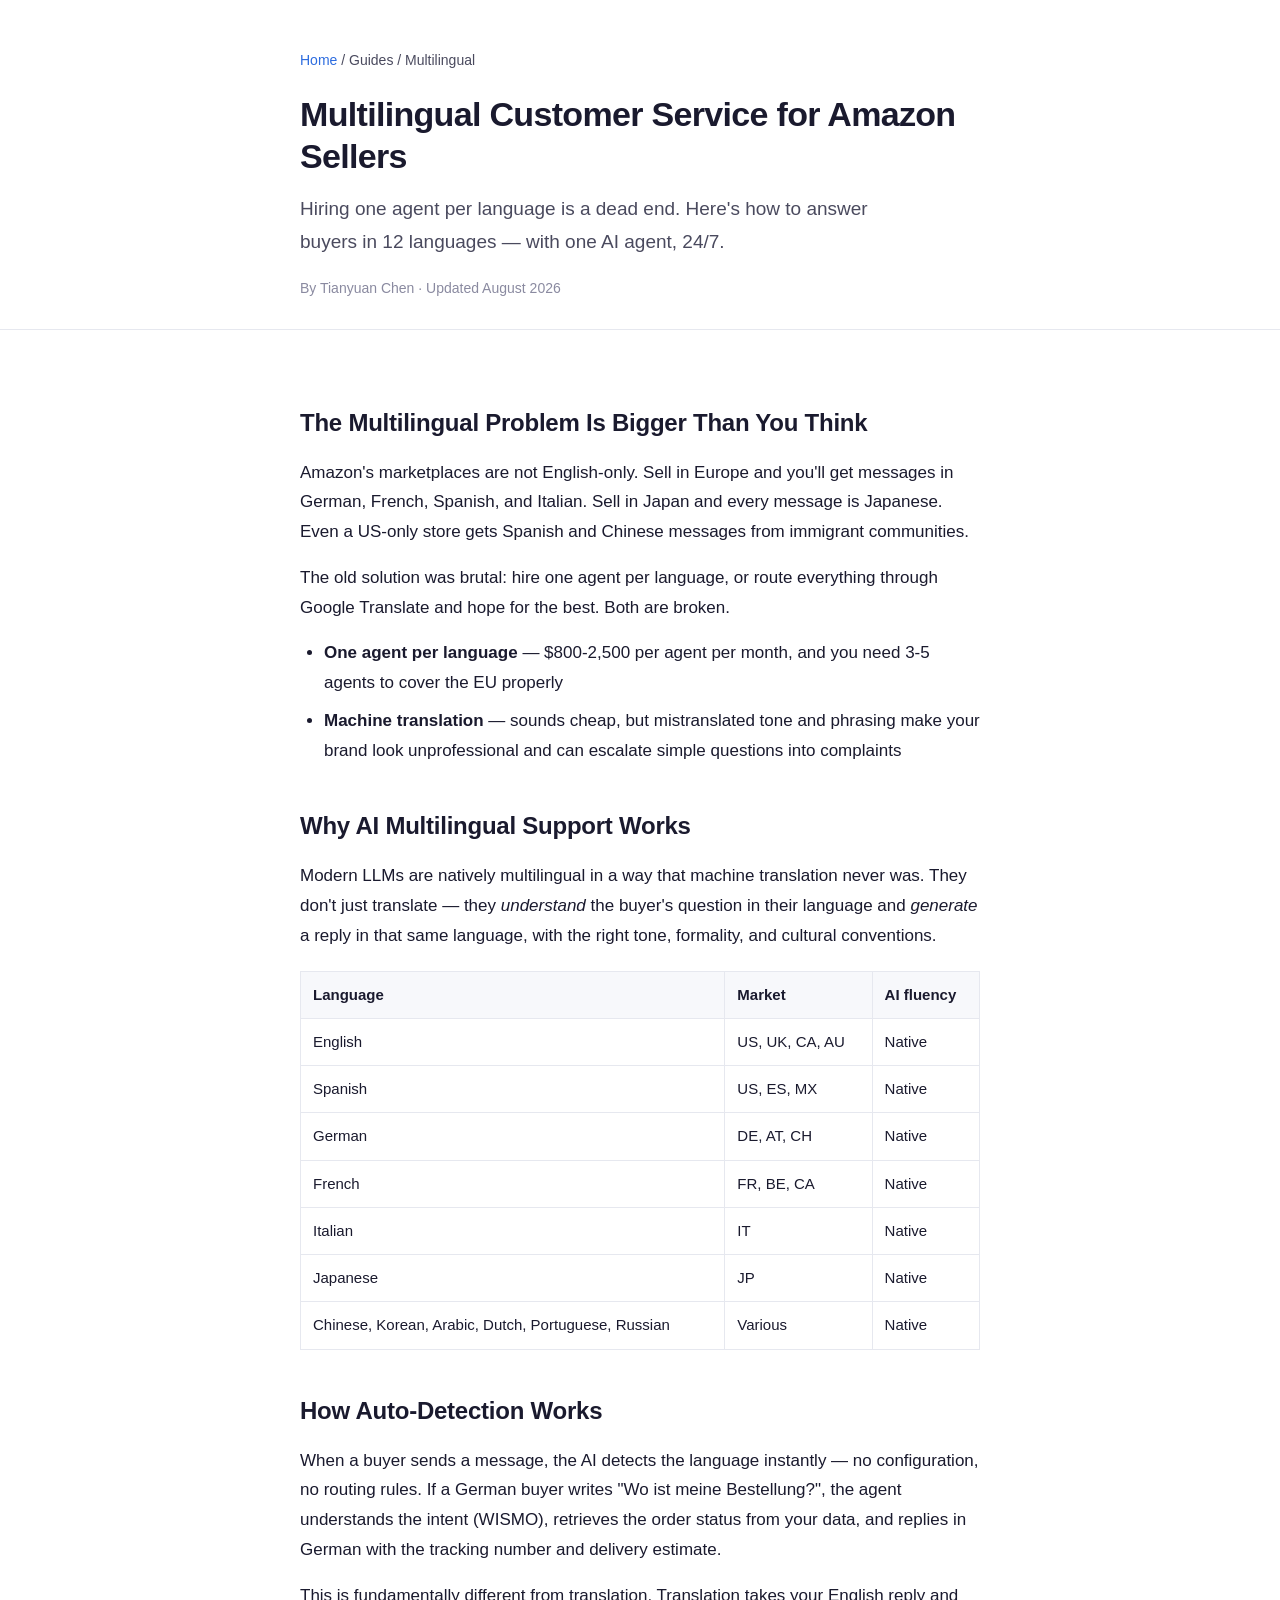
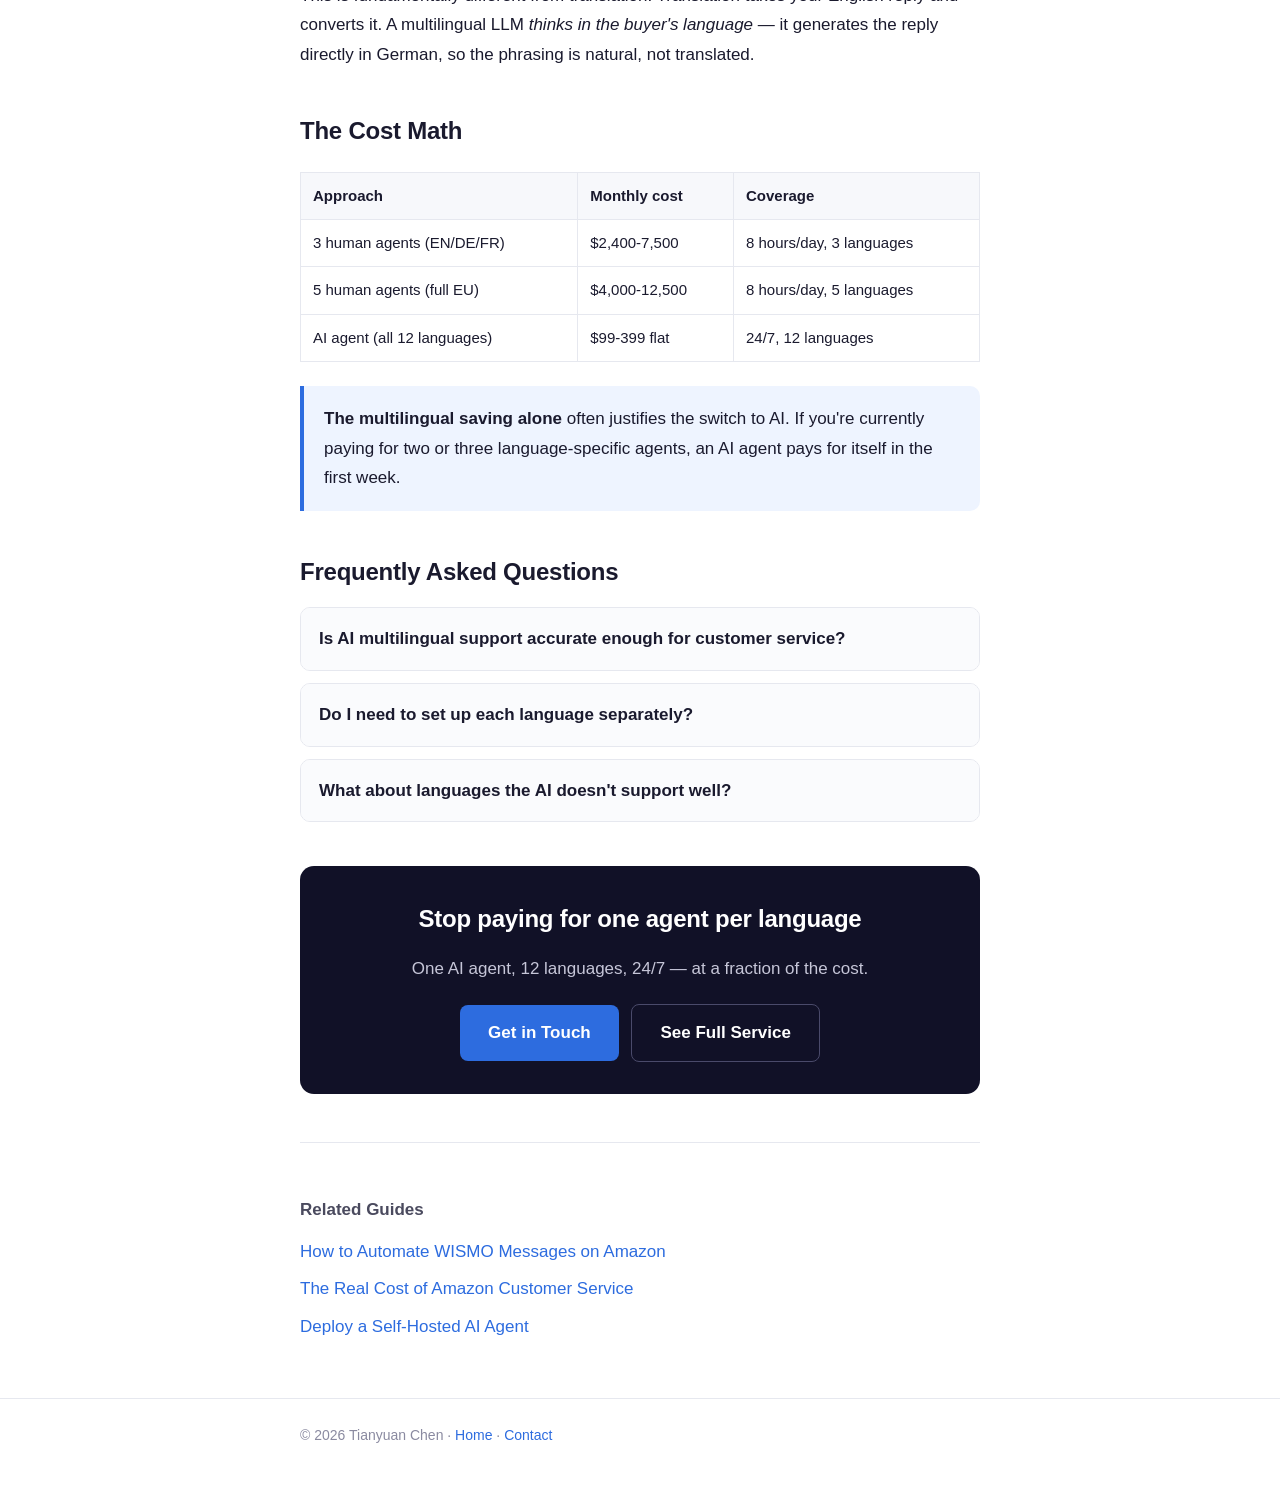
<file: guides/multilingual-customer-service.html>
<!DOCTYPE html>
<html lang="en">
<head>
  <meta charset="UTF-8">
  <meta name="viewport" content="width=device-width, initial-scale=1.0">
  <meta name="description" content="How Amazon sellers handle customer service in multiple languages. Stop hiring one agent per language — one AI agent replies natively in 12 languages, 24/7.">
  <meta name="robots" content="index, follow">
  <link rel="canonical" href="https://arthaschan.github.io/amazon/guides/multilingual-customer-service.html">
  <meta property="og:title" content="Multilingual Customer Service for Amazon Sellers">
  <meta property="og:description" content="Handle buyer messages in 12 languages without hiring 12 agents. How AI multilingual support actually works for EU and Japan sellers.">
  <meta property="og:type" content="article">
  <meta property="og:url" content="https://arthaschan.github.io/amazon/guides/multilingual-customer-service.html">
  <title>Multilingual Customer Service for Amazon Sellers | 12 Languages, One AI Agent</title>
  <link rel="icon" type="image/svg+xml" href="../images/logo.svg">

  <script type="application/ld+json">
  {
    "@context": "https://schema.org",
    "@type": "Article",
    "headline": "Multilingual Customer Service for Amazon Sellers",
    "description": "How Amazon sellers handle buyer messages in 12 languages without hiring 12 agents, using AI multilingual customer service.",
    "author": {"@type": "Person", "name": "Tianyuan Chen", "url": "https://arthaschan.github.io/amazon"},
    "datePublished": "2026-08-14",
    "dateModified": "2026-08-14",
    "mainEntityOfPage": "https://arthaschan.github.io/amazon/guides/multilingual-customer-service.html"
  }
  </script>

  <script type="application/ld+json">
  {
    "@context": "https://schema.org",
    "@type": "FAQPage",
    "mainEntity": [
      {
        "@type": "Question",
        "name": "How many languages should Amazon sellers support?",
        "acceptedAnswer": {"@type": "Answer", "text": "It depends on your market. US sellers need English and often Spanish. EU sellers selling on Amazon.de, .fr, .es, .it typically need German, French, Spanish, and Italian. Japan sellers need Japanese. A multilingual AI agent covers all of these simultaneously."}
      },
      {
        "@type": "Question",
        "name": "Can AI reply to Amazon buyers in their native language?",
        "acceptedAnswer": {"@type": "Answer", "text": "Yes. Modern LLMs like DeepSeek handle 12+ languages natively and auto-detect the buyer's language from their message. The AI replies in the same language with near-native fluency, including localized tone and phrasing."}
      },
      {
        "@type": "Question",
        "name": "How much does multilingual customer service cost?",
        "acceptedAnswer": {"@type": "Answer", "text": "Hiring human agents for each language costs $800-2,500 per agent per month. A self-hosted multilingual AI agent costs $99-399 flat per month and covers all 12 languages simultaneously. This is often the single largest cost saving for EU and Japan sellers."}
      }
    ]
  }
  </script>

  <link rel="stylesheet" href="../css/article.css">
</head>
<body>

  <header class="article-header">
    <div class="wrap">
      <div class="breadcrumb"><a href="../index.html">Home</a> / Guides / Multilingual</div>
      <h1>Multilingual Customer Service for Amazon Sellers</h1>
      <p class="lede">Hiring one agent per language is a dead end. Here's how to answer buyers in 12 languages — with one AI agent, 24/7.</p>
      <p class="meta">By Tianyuan Chen · Updated August 2026</p>
    </div>
  </header>

  <article class="article-body">
    <div class="wrap">

      <h2>The Multilingual Problem Is Bigger Than You Think</h2>
      <p>Amazon's marketplaces are not English-only. Sell in Europe and you'll get messages in German, French, Spanish, and Italian. Sell in Japan and every message is Japanese. Even a US-only store gets Spanish and Chinese messages from immigrant communities.</p>
      <p>The old solution was brutal: hire one agent per language, or route everything through Google Translate and hope for the best. Both are broken.</p>
      <ul>
        <li><strong>One agent per language</strong> — $800-2,500 per agent per month, and you need 3-5 agents to cover the EU properly</li>
        <li><strong>Machine translation</strong> — sounds cheap, but mistranslated tone and phrasing make your brand look unprofessional and can escalate simple questions into complaints</li>
      </ul>

      <h2>Why AI Multilingual Support Works</h2>
      <p>Modern LLMs are natively multilingual in a way that machine translation never was. They don't just translate — they <em>understand</em> the buyer's question in their language and <em>generate</em> a reply in that same language, with the right tone, formality, and cultural conventions.</p>
      <table>
        <thead><tr><th>Language</th><th>Market</th><th>AI fluency</th></tr></thead>
        <tbody>
          <tr><td>English</td><td>US, UK, CA, AU</td><td>Native</td></tr>
          <tr><td>Spanish</td><td>US, ES, MX</td><td>Native</td></tr>
          <tr><td>German</td><td>DE, AT, CH</td><td>Native</td></tr>
          <tr><td>French</td><td>FR, BE, CA</td><td>Native</td></tr>
          <tr><td>Italian</td><td>IT</td><td>Native</td></tr>
          <tr><td>Japanese</td><td>JP</td><td>Native</td></tr>
          <tr><td>Chinese, Korean, Arabic, Dutch, Portuguese, Russian</td><td>Various</td><td>Native</td></tr>
        </tbody>
      </table>

      <h2>How Auto-Detection Works</h2>
      <p>When a buyer sends a message, the AI detects the language instantly — no configuration, no routing rules. If a German buyer writes "Wo ist meine Bestellung?", the agent understands the intent (WISMO), retrieves the order status from your data, and replies in German with the tracking number and delivery estimate.</p>
      <p>This is fundamentally different from translation. Translation takes your English reply and converts it. A multilingual LLM <em>thinks in the buyer's language</em> — it generates the reply directly in German, so the phrasing is natural, not translated.</p>

      <h2>The Cost Math</h2>
      <table>
        <thead><tr><th>Approach</th><th>Monthly cost</th><th>Coverage</th></tr></thead>
        <tbody>
          <tr><td>3 human agents (EN/DE/FR)</td><td>$2,400-7,500</td><td>8 hours/day, 3 languages</td></tr>
          <tr><td>5 human agents (full EU)</td><td>$4,000-12,500</td><td>8 hours/day, 5 languages</td></tr>
          <tr><td>AI agent (all 12 languages)</td><td>$99-399 flat</td><td>24/7, 12 languages</td></tr>
        </tbody>
      </table>

      <div class="callout">
        <p><strong>The multilingual saving alone</strong> often justifies the switch to AI. If you're currently paying for two or three language-specific agents, an AI agent pays for itself in the first week.</p>
      </div>

      <h2>Frequently Asked Questions</h2>
      <details class="faq-item">
        <summary>Is AI multilingual support accurate enough for customer service?</summary>
        <p>For routine questions — WISMO, product specs, return policy — modern LLMs achieve near-native accuracy. Because the agent uses RAG, it answers from your real data rather than improvising. The main risk is nuance in highly emotional or complex situations, which should be flagged for human review.</p>
      </details>
      <details class="faq-item">
        <summary>Do I need to set up each language separately?</summary>
        <p>No. A single AI agent handles all 12 languages automatically. You build one knowledge base (in any language), and the agent detects and responds in whatever language the buyer uses. No per-language configuration needed.</p>
      </details>
      <details class="faq-item">
        <summary>What about languages the AI doesn't support well?</summary>
        <p>DeepSeek and similar models cover the 12 major languages listed above. For rare languages, the agent can fall back to English or route to a human. In practice, the 12 supported languages cover 99%+ of Amazon buyer traffic.</p>
      </details>

      <div class="cta-box">
        <h2>Stop paying for one agent per language</h2>
        <p>One AI agent, 12 languages, 24/7 — at a fraction of the cost.</p>
        <a class="btn" href="mailto:arthas0506@gmail.com">Get in Touch</a>
        <a class="btn btn-ghost" href="../index.html">See Full Service</a>
      </div>

      <div class="related">
        <h3>Related Guides</h3>
        <a href="wisno-automation.html">How to Automate WISMO Messages on Amazon</a>
        <a href="ai-customer-service-cost.html">The Real Cost of Amazon Customer Service</a>
        <a href="dify-deepseek-deployment.html">Deploy a Self-Hosted AI Agent</a>
      </div>

    </div>
  </article>

  <footer class="article-footer">
    <div class="wrap">
      <p>&copy; 2026 Tianyuan Chen · <a href="../index.html">Home</a> · <a href="mailto:arthas0506@gmail.com">Contact</a></p>
    </div>
  </footer>

</body>
</html>
</file>
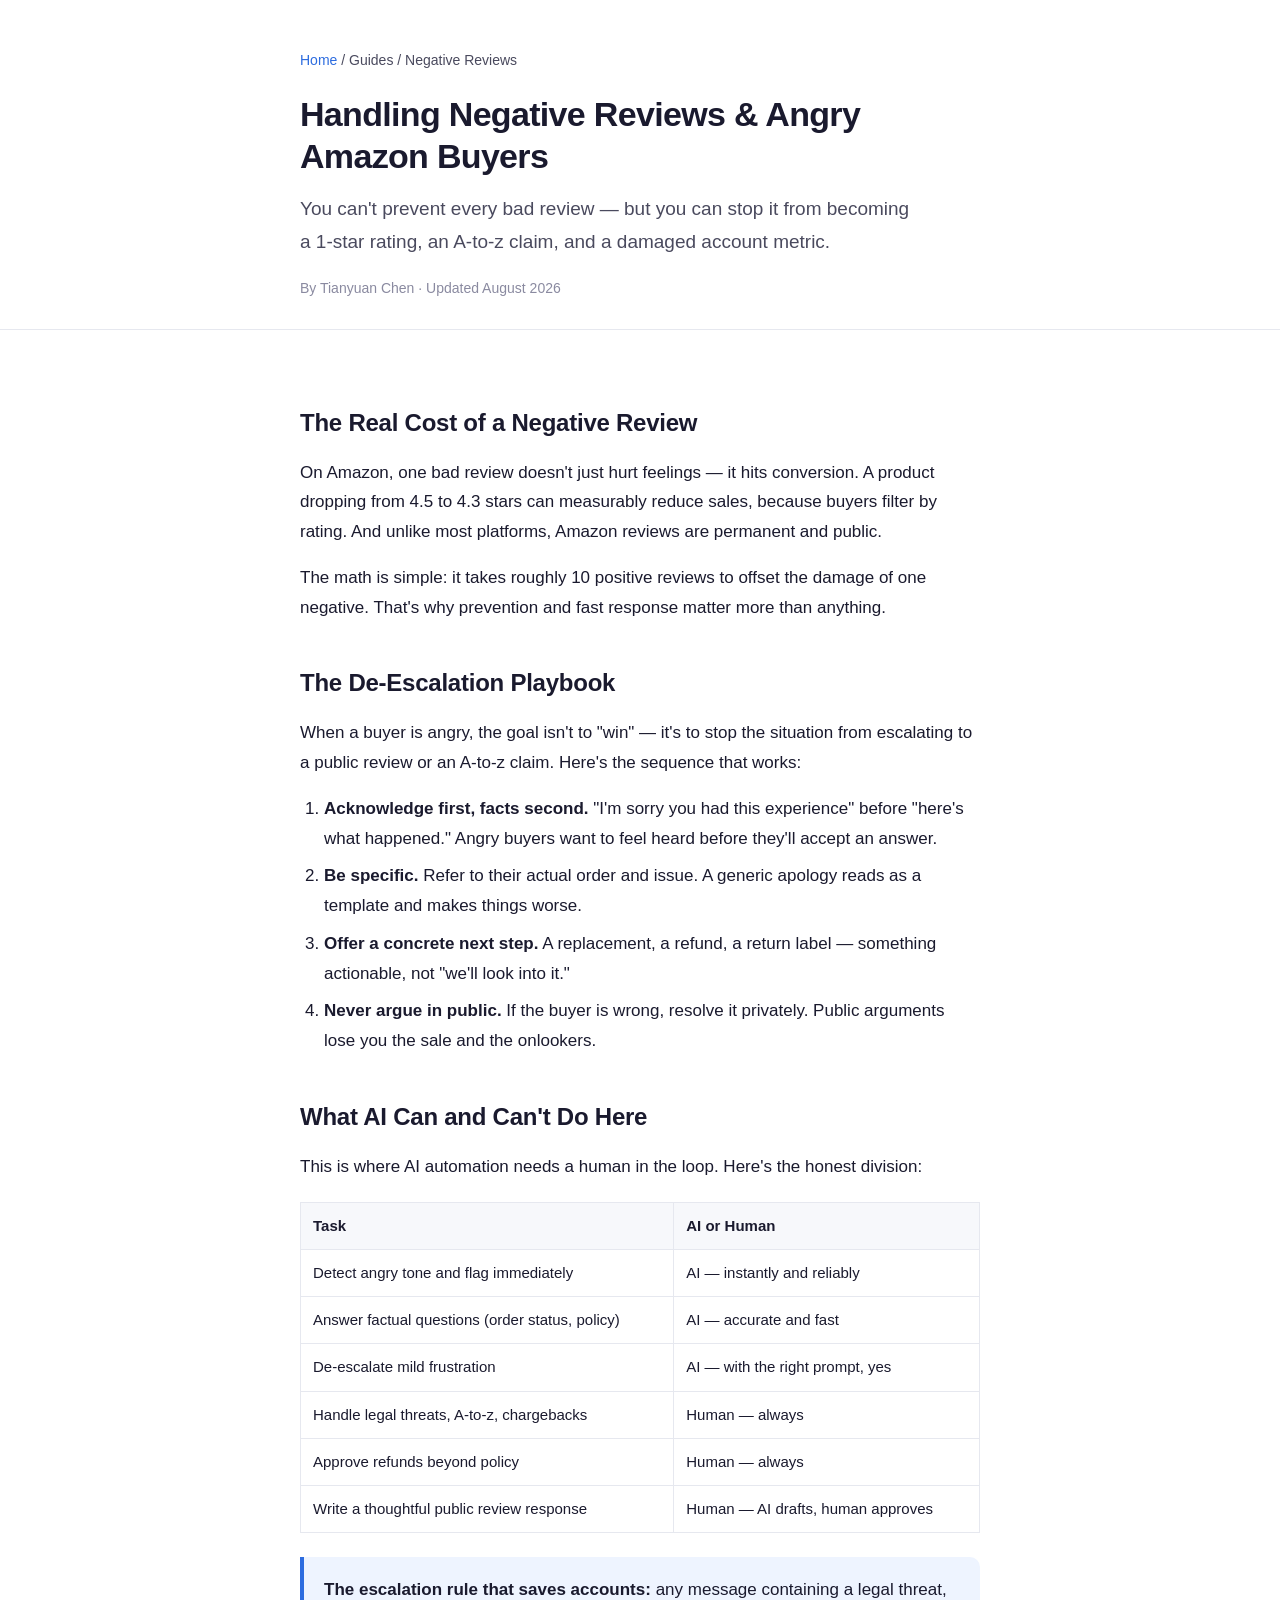
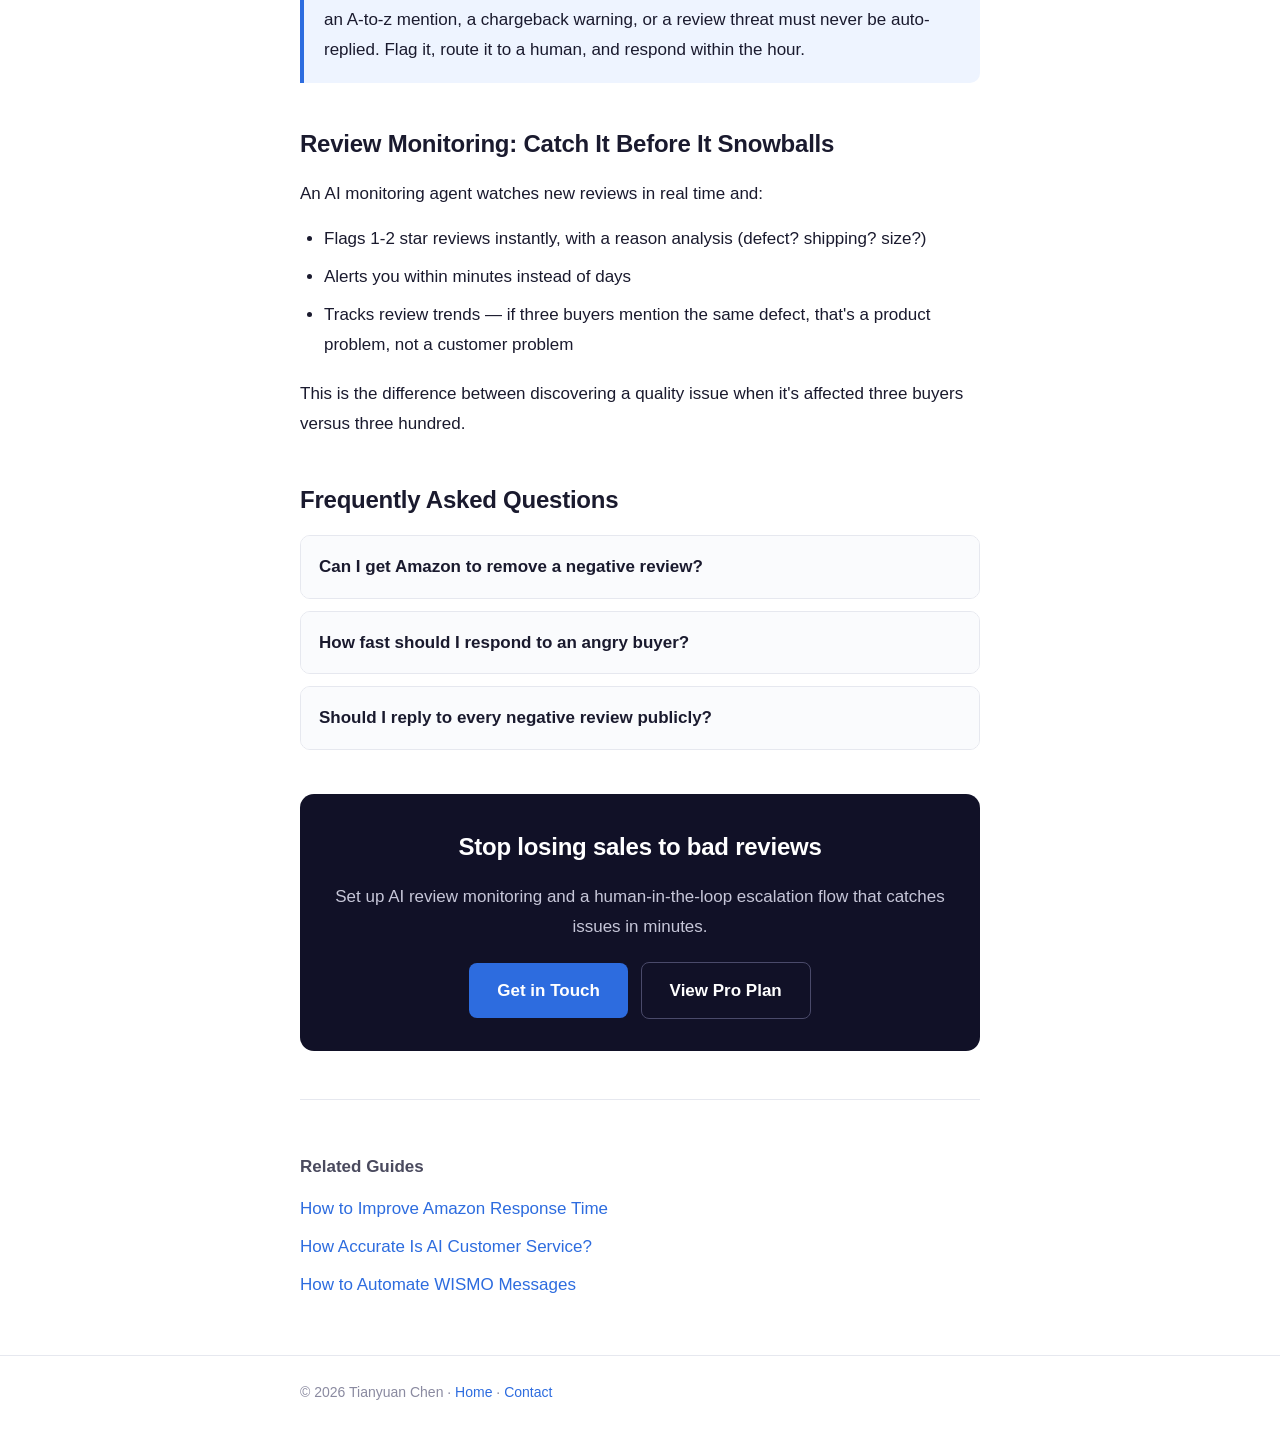
<file: guides/negative-review-management.html>
<!DOCTYPE html>
<html lang="en">
<head>
  <meta charset="UTF-8">
  <meta name="viewport" content="width=device-width, initial-scale=1.0">
  <meta name="description" content="How Amazon sellers should handle negative reviews and angry buyers. Why fast response matters, when to escalate, and how AI monitoring catches bad reviews before they snowball.">
  <meta name="robots" content="index, follow">
  <link rel="canonical" href="https://arthaschan.github.io/amazon/guides/negative-review-management.html">
  <meta property="og:title" content="Handling Negative Reviews and Angry Amazon Buyers">
  <meta property="og:description" content="Negative reviews can't always be avoided, but they can be managed. Here's the playbook for angry buyers — and how AI monitoring helps.">
  <meta property="og:type" content="article">
  <meta property="og:url" content="https://arthaschan.github.io/amazon/guides/negative-review-management.html">
  <title>Handling Negative Reviews & Angry Amazon Buyers | Seller Playbook</title>
  <link rel="icon" type="image/svg+xml" href="../images/logo.svg">

  <script type="application/ld+json">
  {
    "@context": "https://schema.org",
    "@type": "Article",
    "headline": "Handling Negative Reviews and Angry Amazon Buyers",
    "description": "The seller playbook for negative reviews and angry buyers: fast response, de-escalation, and AI monitoring that catches issues before they snowball.",
    "author": {"@type": "Person", "name": "Tianyuan Chen", "url": "https://arthaschan.github.io/amazon"},
    "datePublished": "2026-08-14",
    "dateModified": "2026-08-14",
    "mainEntityOfPage": "https://arthaschan.github.io/amazon/guides/negative-review-management.html"
  }
  </script>

  <script type="application/ld+json">
  {
    "@context": "https://schema.org",
    "@type": "FAQPage",
    "mainEntity": [
      {
        "@type": "Question",
        "name": "How should Amazon sellers respond to negative reviews?",
        "acceptedAnswer": {"@type": "Answer", "text": "Respond quickly, acknowledge the specific issue without being defensive, and offer a concrete resolution. Never argue publicly. For product reviews, a polite response showing you take feedback seriously can mitigate the damage. For genuinely unfair or policy-violating reviews, use Amazon's report feature."}
      },
      {
        "@type": "Question",
        "name": "Can AI handle angry Amazon buyers?",
        "acceptedAnswer": {"@type": "Answer", "text": "Partially. AI can acknowledge frustration and de-escalate with the right tone, and it can answer factual questions (order status, policy). But truly angry buyers and any message mentioning a legal threat, A-to-z claim, or negative review should be escalated to a human. The best AI flags these and routes them immediately rather than auto-replying."}
      },
      {
        "@type": "Question",
        "name": "How do you monitor negative reviews automatically?",
        "acceptedAnswer": {"@type": "Answer", "text": "An AI monitoring agent watches new reviews and flags negative ones in real time, analyzing the reason (product defect, shipping, size issue). This lets you respond within hours instead of discovering a 1-star review days later. Some systems also monitor competitor reviews to spot market trends."}
      }
    ]
  }
  </script>

  <link rel="stylesheet" href="../css/article.css">
</head>
<body>

  <header class="article-header">
    <div class="wrap">
      <div class="breadcrumb"><a href="../index.html">Home</a> / Guides / Negative Reviews</div>
      <h1>Handling Negative Reviews & Angry Amazon Buyers</h1>
      <p class="lede">You can't prevent every bad review — but you can stop it from becoming a 1-star rating, an A-to-z claim, and a damaged account metric.</p>
      <p class="meta">By Tianyuan Chen · Updated August 2026</p>
    </div>
  </header>

  <article class="article-body">
    <div class="wrap">

      <h2>The Real Cost of a Negative Review</h2>
      <p>On Amazon, one bad review doesn't just hurt feelings — it hits conversion. A product dropping from 4.5 to 4.3 stars can measurably reduce sales, because buyers filter by rating. And unlike most platforms, Amazon reviews are permanent and public.</p>
      <p>The math is simple: it takes roughly 10 positive reviews to offset the damage of one negative. That's why prevention and fast response matter more than anything.</p>

      <h2>The De-Escalation Playbook</h2>
      <p>When a buyer is angry, the goal isn't to "win" — it's to stop the situation from escalating to a public review or an A-to-z claim. Here's the sequence that works:</p>
      <ol>
        <li><strong>Acknowledge first, facts second.</strong> "I'm sorry you had this experience" before "here's what happened." Angry buyers want to feel heard before they'll accept an answer.</li>
        <li><strong>Be specific.</strong> Refer to their actual order and issue. A generic apology reads as a template and makes things worse.</li>
        <li><strong>Offer a concrete next step.</strong> A replacement, a refund, a return label — something actionable, not "we'll look into it."</li>
        <li><strong>Never argue in public.</strong> If the buyer is wrong, resolve it privately. Public arguments lose you the sale and the onlookers.</li>
      </ol>

      <h2>What AI Can and Can't Do Here</h2>
      <p>This is where AI automation needs a human in the loop. Here's the honest division:</p>
      <table>
        <thead><tr><th>Task</th><th>AI or Human</th></tr></thead>
        <tbody>
          <tr><td>Detect angry tone and flag immediately</td><td>AI — instantly and reliably</td></tr>
          <tr><td>Answer factual questions (order status, policy)</td><td>AI — accurate and fast</td></tr>
          <tr><td>De-escalate mild frustration</td><td>AI — with the right prompt, yes</td></tr>
          <tr><td>Handle legal threats, A-to-z, chargebacks</td><td>Human — always</td></tr>
          <tr><td>Approve refunds beyond policy</td><td>Human — always</td></tr>
          <tr><td>Write a thoughtful public review response</td><td>Human — AI drafts, human approves</td></tr>
        </tbody>
      </table>

      <div class="callout">
        <p><strong>The escalation rule that saves accounts:</strong> any message containing a legal threat, an A-to-z mention, a chargeback warning, or a review threat must never be auto-replied. Flag it, route it to a human, and respond within the hour.</p>
      </div>

      <h2>Review Monitoring: Catch It Before It Snowballs</h2>
      <p>An AI monitoring agent watches new reviews in real time and:</p>
      <ul>
        <li>Flags 1-2 star reviews instantly, with a reason analysis (defect? shipping? size?)</li>
        <li>Alerts you within minutes instead of days</li>
        <li>Tracks review trends — if three buyers mention the same defect, that's a product problem, not a customer problem</li>
      </ul>
      <p>This is the difference between discovering a quality issue when it's affected three buyers versus three hundred.</p>

      <h2>Frequently Asked Questions</h2>
      <details class="faq-item">
        <summary>Can I get Amazon to remove a negative review?</summary>
        <p>Only in limited cases. Amazon removes reviews that violate policy — hate speech, profanity, competitor sabotage, or reviews about shipping rather than the product. Genuine negative reviews about your product cannot be removed; you can only respond and improve.</p>
      </details>
      <details class="faq-item">
        <summary>How fast should I respond to an angry buyer?</summary>
        <p>Within the hour, ideally. Amazon's response-time metrics matter, and an angry buyer who gets a fast, empathetic reply is far less likely to leave a 1-star review than one who waits 12 hours for a template response.</p>
      </details>
      <details class="faq-item">
        <summary>Should I reply to every negative review publicly?</summary>
        <p>Respond to the ones where a factual clarification helps future buyers (e.g., "this item is X, not Y"). For purely emotional reviews, a short, gracious acknowledgment is better than a defensive essay. Never argue.</p>
      </details>

      <div class="cta-box">
        <h2>Stop losing sales to bad reviews</h2>
        <p>Set up AI review monitoring and a human-in-the-loop escalation flow that catches issues in minutes.</p>
        <a class="btn" href="mailto:arthas0506@gmail.com">Get in Touch</a>
        <a class="btn btn-ghost" href="../index.html#pricing">View Pro Plan</a>
      </div>

      <div class="related">
        <h3>Related Guides</h3>
        <a href="amazon-response-time.html">How to Improve Amazon Response Time</a>
        <a href="ai-customer-service-accuracy.html">How Accurate Is AI Customer Service?</a>
        <a href="wisno-automation.html">How to Automate WISMO Messages</a>
      </div>

    </div>
  </article>

  <footer class="article-footer">
    <div class="wrap">
      <p>&copy; 2026 Tianyuan Chen · <a href="../index.html">Home</a> · <a href="mailto:arthas0506@gmail.com">Contact</a></p>
    </div>
  </footer>

</body>
</html>
</file>
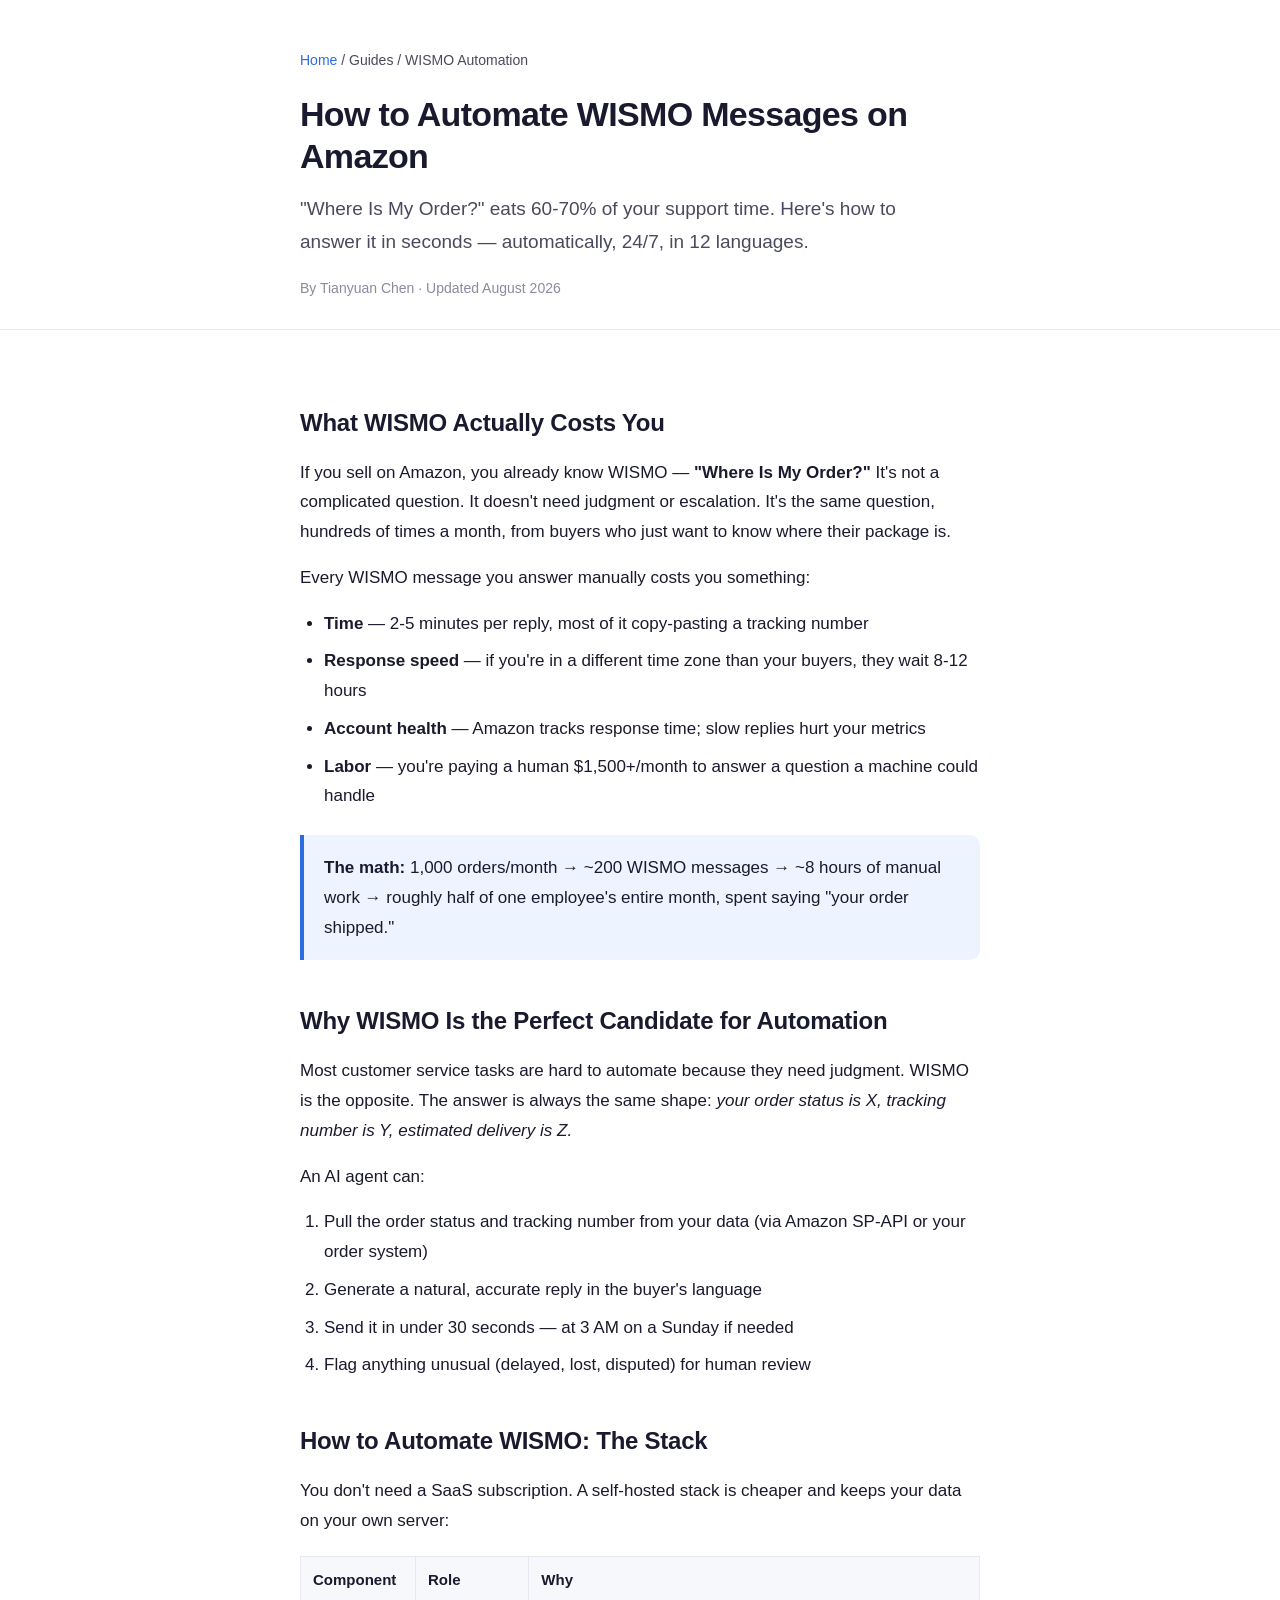
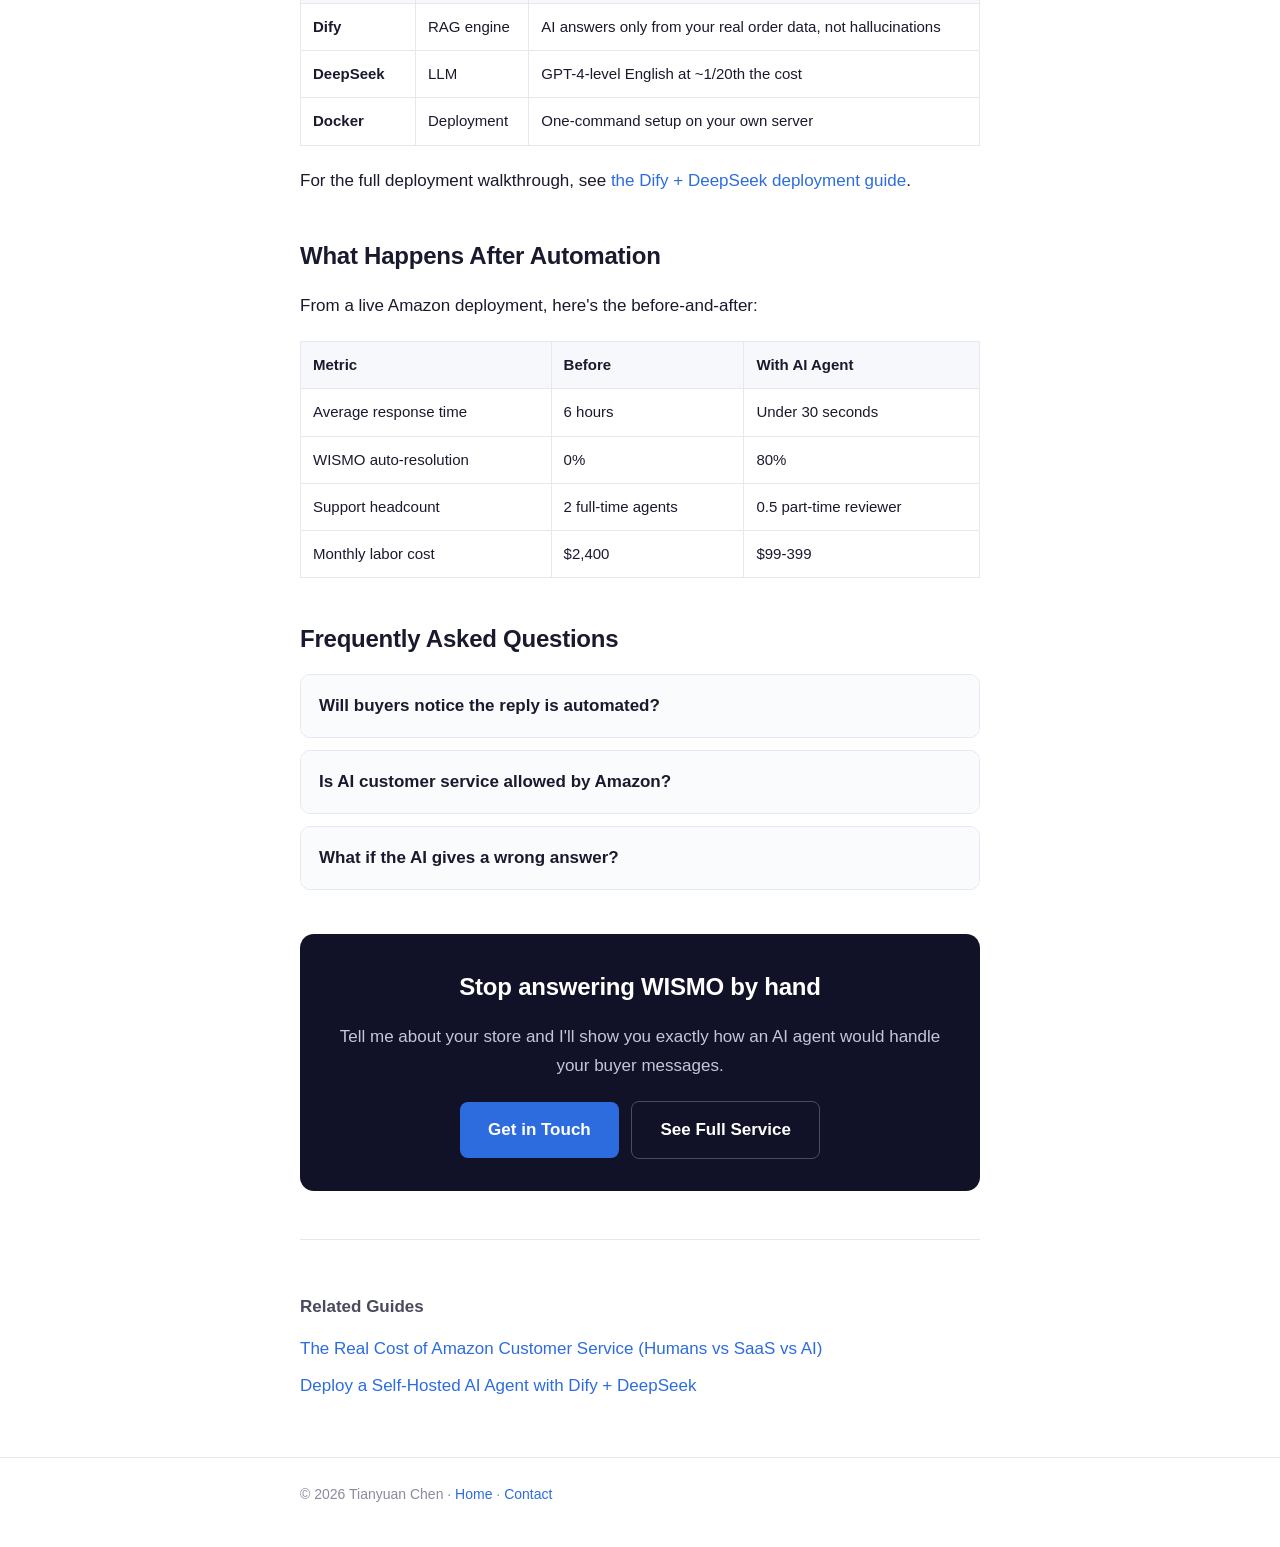
<file: guides/wisno-automation.html>
<!DOCTYPE html>
<html lang="en">
<head>
  <meta charset="UTF-8">
  <meta name="viewport" content="width=device-width, initial-scale=1.0">
  <meta name="description" content="WISMO (&quot;Where Is My Order?&quot;) makes up 60-70% of Amazon buyer messages. Learn how to automate WISMO replies with a self-hosted AI agent and cut response time from hours to seconds.">
  <meta name="robots" content="index, follow">
  <link rel="canonical" href="https://arthaschan.github.io/amazon/guides/wisno-automation.html">
  <meta property="og:title" content="How to Automate WISMO Messages on Amazon">
  <meta property="og:description" content="Reduce &quot;Where Is My Order?&quot; messages to zero with a self-hosted AI customer service agent. 24/7 replies in under 30 seconds.">
  <meta property="og:type" content="article">
  <meta property="og:url" content="https://arthaschan.github.io/amazon/guides/wisno-automation.html">
  <title>How to Automate WISMO Messages on Amazon | Cut &quot;Where Is My Order?&quot; to Zero</title>
  <link rel="icon" type="image/svg+xml" href="../images/logo.svg">

  <script type="application/ld+json">
  {
    "@context": "https://schema.org",
    "@type": "Article",
    "headline": "How to Automate WISMO Messages on Amazon",
    "description": "WISMO (Where Is My Order?) makes up 60-70% of Amazon buyer messages. Learn how to automate WISMO replies with a self-hosted AI agent.",
    "author": {"@type": "Person", "name": "Tianyuan Chen", "url": "https://arthaschan.github.io/amazon"},
    "datePublished": "2026-08-14",
    "dateModified": "2026-08-14",
    "mainEntityOfPage": "https://arthaschan.github.io/amazon/guides/wisno-automation.html"
  }
  </script>

  <script type="application/ld+json">
  {
    "@context": "https://schema.org",
    "@type": "FAQPage",
    "mainEntity": [
      {
        "@type": "Question",
        "name": "What is WISMO in Amazon customer service?",
        "acceptedAnswer": {"@type": "Answer", "text": "WISMO stands for &quot;Where Is My Order?&quot;. It is the most common type of buyer message Amazon sellers receive, accounting for 60-70% of all customer inquiries. Buyers ask about shipping status, tracking numbers, and delivery dates."}
      },
      {
        "@type": "Question",
        "name": "How do I reduce WISMO messages on Amazon?",
        "acceptedAnswer": {"@type": "Answer", "text": "Reduce WISMO messages by adding clear shipping timelines to listings, sending proactive tracking updates, and deploying an AI agent that answers order-status questions instantly. An AI agent with SP-API access can pull live tracking data and reply in under 30 seconds, resolving most WISMO messages without human involvement."}
      },
      {
        "@type": "Question",
        "name": "Can AI answer Amazon buyer messages automatically?",
        "acceptedAnswer": {"@type": "Answer", "text": "Yes. A self-hosted AI agent using Dify (RAG engine) and DeepSeek (LLM) can automatically reply to Amazon Buyer-Seller messages. It retrieves order status from your data and generates accurate responses in 12 languages, 24/7. Complex issues are flagged for human review."}
      }
    ]
  }
  </script>

  <link rel="stylesheet" href="../css/article.css">
</head>
<body>

  <header class="article-header">
    <div class="wrap">
      <div class="breadcrumb"><a href="../index.html">Home</a> / Guides / WISMO Automation</div>
      <h1>How to Automate WISMO Messages on Amazon</h1>
      <p class="lede">"Where Is My Order?" eats 60-70% of your support time. Here's how to answer it in seconds — automatically, 24/7, in 12 languages.</p>
      <p class="meta">By Tianyuan Chen · Updated August 2026</p>
    </div>
  </header>

  <article class="article-body">
    <div class="wrap">

      <h2>What WISMO Actually Costs You</h2>
      <p>If you sell on Amazon, you already know WISMO — <strong>"Where Is My Order?"</strong> It's not a complicated question. It doesn't need judgment or escalation. It's the same question, hundreds of times a month, from buyers who just want to know where their package is.</p>
      <p>Every WISMO message you answer manually costs you something:</p>
      <ul>
        <li><strong>Time</strong> — 2-5 minutes per reply, most of it copy-pasting a tracking number</li>
        <li><strong>Response speed</strong> — if you're in a different time zone than your buyers, they wait 8-12 hours</li>
        <li><strong>Account health</strong> — Amazon tracks response time; slow replies hurt your metrics</li>
        <li><strong>Labor</strong> — you're paying a human $1,500+/month to answer a question a machine could handle</li>
      </ul>

      <div class="callout">
        <p><strong>The math:</strong> 1,000 orders/month → ~200 WISMO messages → ~8 hours of manual work → roughly half of one employee's entire month, spent saying "your order shipped."</p>
      </div>

      <h2>Why WISMO Is the Perfect Candidate for Automation</h2>
      <p>Most customer service tasks are hard to automate because they need judgment. WISMO is the opposite. The answer is always the same shape: <em>your order status is X, tracking number is Y, estimated delivery is Z.</em></p>
      <p>An AI agent can:</p>
      <ol>
        <li>Pull the order status and tracking number from your data (via Amazon SP-API or your order system)</li>
        <li>Generate a natural, accurate reply in the buyer's language</li>
        <li>Send it in under 30 seconds — at 3 AM on a Sunday if needed</li>
        <li>Flag anything unusual (delayed, lost, disputed) for human review</li>
      </ol>

      <h2>How to Automate WISMO: The Stack</h2>
      <p>You don't need a SaaS subscription. A self-hosted stack is cheaper and keeps your data on your own server:</p>
      <table>
        <thead>
          <tr><th>Component</th><th>Role</th><th>Why</th></tr>
        </thead>
        <tbody>
          <tr><td><strong>Dify</strong></td><td>RAG engine</td><td>AI answers only from your real order data, not hallucinations</td></tr>
          <tr><td><strong>DeepSeek</strong></td><td>LLM</td><td>GPT-4-level English at ~1/20th the cost</td></tr>
          <tr><td><strong>Docker</strong></td><td>Deployment</td><td>One-command setup on your own server</td></tr>
        </tbody>
      </table>

      <p>For the full deployment walkthrough, see <a href="dify-deepseek-deployment.html">the Dify + DeepSeek deployment guide</a>.</p>

      <h2>What Happens After Automation</h2>
      <p>From a live Amazon deployment, here's the before-and-after:</p>
      <table>
        <thead>
          <tr><th>Metric</th><th>Before</th><th>With AI Agent</th></tr>
        </thead>
        <tbody>
          <tr><td>Average response time</td><td>6 hours</td><td>Under 30 seconds</td></tr>
          <tr><td>WISMO auto-resolution</td><td>0%</td><td>80%</td></tr>
          <tr><td>Support headcount</td><td>2 full-time agents</td><td>0.5 part-time reviewer</td></tr>
          <tr><td>Monthly labor cost</td><td>$2,400</td><td>$99-399</td></tr>
        </tbody>
      </table>

      <h2>Frequently Asked Questions</h2>
      <details class="faq-item">
        <summary>Will buyers notice the reply is automated?</summary>
        <p>Rarely, if the responses are grounded in your real data and written in a natural tone. Most buyers just want the tracking number — they don't care whether a human or an AI typed it. Complex or emotional messages are flagged for a human to handle personally.</p>
      </details>
      <details class="faq-item">
        <summary>Is AI customer service allowed by Amazon?</summary>
        <p>Yes. A self-hosted AI agent is an assistive tool — it helps you reply to Buyer-Seller messages faster, the same way a CRM or a canned-response library does. You remain responsible for the replies, just as you would be with a human employee. It does not impersonate Amazon or bypass their systems.</p>
      </details>
      <details class="faq-item">
        <summary>What if the AI gives a wrong answer?</summary>
        <p>Low-confidence replies are flagged for human review before sending. Every response is logged, and a weekly report shows accuracy and any replies that need correction. Because the system uses RAG, answers are grounded in your actual order and policy data.</p>
      </details>

      <div class="cta-box">
        <h2>Stop answering WISMO by hand</h2>
        <p>Tell me about your store and I'll show you exactly how an AI agent would handle your buyer messages.</p>
        <a class="btn" href="mailto:arthas0506@gmail.com">Get in Touch</a>
        <a class="btn btn-ghost" href="../index.html">See Full Service</a>
      </div>

      <div class="related">
        <h3>Related Guides</h3>
        <a href="ai-customer-service-cost.html">The Real Cost of Amazon Customer Service (Humans vs SaaS vs AI)</a>
        <a href="dify-deepseek-deployment.html">Deploy a Self-Hosted AI Agent with Dify + DeepSeek</a>
      </div>

    </div>
  </article>

  <footer class="article-footer">
    <div class="wrap">
      <p>&copy; 2026 Tianyuan Chen · <a href="../index.html">Home</a> · <a href="mailto:arthas0506@gmail.com">Contact</a></p>
    </div>
  </footer>

</body>
</html>
</file>
<file: css/article.css>
/* Article / Guide landing pages for GEO
   Shared styles for guides/*.html pages.
   Lightweight, semantic, no frameworks. */

:root {
  --bg: #ffffff;
  --ink: #1a1a2e;
  --ink-soft: #4a4a5e;
  --accent: #2d6cdf;
  --accent-soft: #eef4ff;
  --border: #e6e8ef;
  --maxw: 720px;
}

* { box-sizing: border-box; margin: 0; padding: 0; }

body {
  font-family: -apple-system, BlinkMacSystemFont, "Segoe UI", Inter, Roboto, Helvetica, Arial, sans-serif;
  color: var(--ink);
  background: var(--bg);
  line-height: 1.75;
  font-size: 17px;
  -webkit-font-smoothing: antialiased;
}

.wrap { max-width: var(--maxw); margin: 0 auto; padding: 0 20px; }

/* Header */
.article-header {
  padding: 48px 0 28px;
  border-bottom: 1px solid var(--border);
}
.breadcrumb { font-size: 14px; color: var(--ink-soft); margin-bottom: 20px; }
.breadcrumb a { color: var(--accent); text-decoration: none; }
.breadcrumb a:hover { text-decoration: underline; }
.article-header h1 {
  font-size: 34px;
  line-height: 1.25;
  font-weight: 800;
  letter-spacing: -0.02em;
  margin-bottom: 14px;
}
.article-header .lede {
  font-size: 19px;
  color: var(--ink-soft);
  max-width: 620px;
}
.meta { margin-top: 18px; font-size: 14px; color: #8a8aa0; }

/* Body */
.article-body { padding: 32px 0 48px; }
.article-body h2 {
  font-size: 24px;
  font-weight: 700;
  margin: 40px 0 14px;
  letter-spacing: -0.01em;
}
.article-body h3 { font-size: 19px; font-weight: 700; margin: 28px 0 10px; }
.article-body p { margin-bottom: 16px; color: var(--ink); }
.article-body ul, .article-body ol { margin: 0 0 20px 24px; }
.article-body li { margin-bottom: 8px; }
.article-body strong { font-weight: 700; }
.article-body a { color: var(--accent); text-decoration: none; }
.article-body a:hover { text-decoration: underline; }

/* Callout */
.callout {
  background: var(--accent-soft);
  border-left: 4px solid var(--accent);
  padding: 18px 20px;
  border-radius: 0 10px 10px 0;
  margin: 24px 0;
}
.callout p { margin: 0; }

/* Table */
.article-body table {
  width: 100%;
  border-collapse: collapse;
  margin: 20px 0;
  font-size: 15px;
}
.article-body th, .article-body td {
  border: 1px solid var(--border);
  padding: 10px 12px;
  text-align: left;
}
.article-body th { background: #f7f8fb; font-weight: 700; }

/* FAQ */
.faq-item { border: 1px solid var(--border); border-radius: 10px; margin-bottom: 12px; overflow: hidden; }
.faq-item summary {
  padding: 16px 18px;
  font-weight: 700;
  cursor: pointer;
  background: #fafbfd;
  list-style: none;
}
.faq-item summary::-webkit-details-marker { display: none; }
.faq-item p { padding: 0 18px 16px; margin: 0; color: var(--ink-soft); }

/* CTA */
.cta-box {
  background: #111127;
  color: #fff;
  border-radius: 14px;
  padding: 32px 28px;
  margin: 44px 0 0;
  text-align: center;
}
.cta-box h2 { color: #fff; margin-top: 0; }
.cta-box p { color: #c6c6d8; margin-bottom: 20px; }
.cta-box .btn {
  display: inline-block;
  background: var(--accent);
  color: #fff;
  padding: 13px 28px;
  border-radius: 8px;
  font-weight: 700;
  text-decoration: none;
}
.cta-box .btn:hover { background: #1d5bc4; }
.cta-box .btn-ghost {
  background: transparent;
  border: 1px solid #4a4a6a;
  margin-left: 8px;
}
.cta-box .btn-ghost:hover { background: rgba(255,255,255,0.06); }

/* Related */
.related { margin-top: 48px; padding-top: 24px; border-top: 1px solid var(--border); }
.related h3 { font-size: 17px; color: var(--ink-soft); margin-bottom: 12px; }
.related a { display: block; color: var(--accent); text-decoration: none; margin-bottom: 8px; }
.related a:hover { text-decoration: underline; }

/* Footer */
.article-footer {
  padding: 24px 0 40px;
  border-top: 1px solid var(--border);
  font-size: 14px;
  color: #8a8aa0;
}
.article-footer a { color: var(--accent); text-decoration: none; }
</file>
